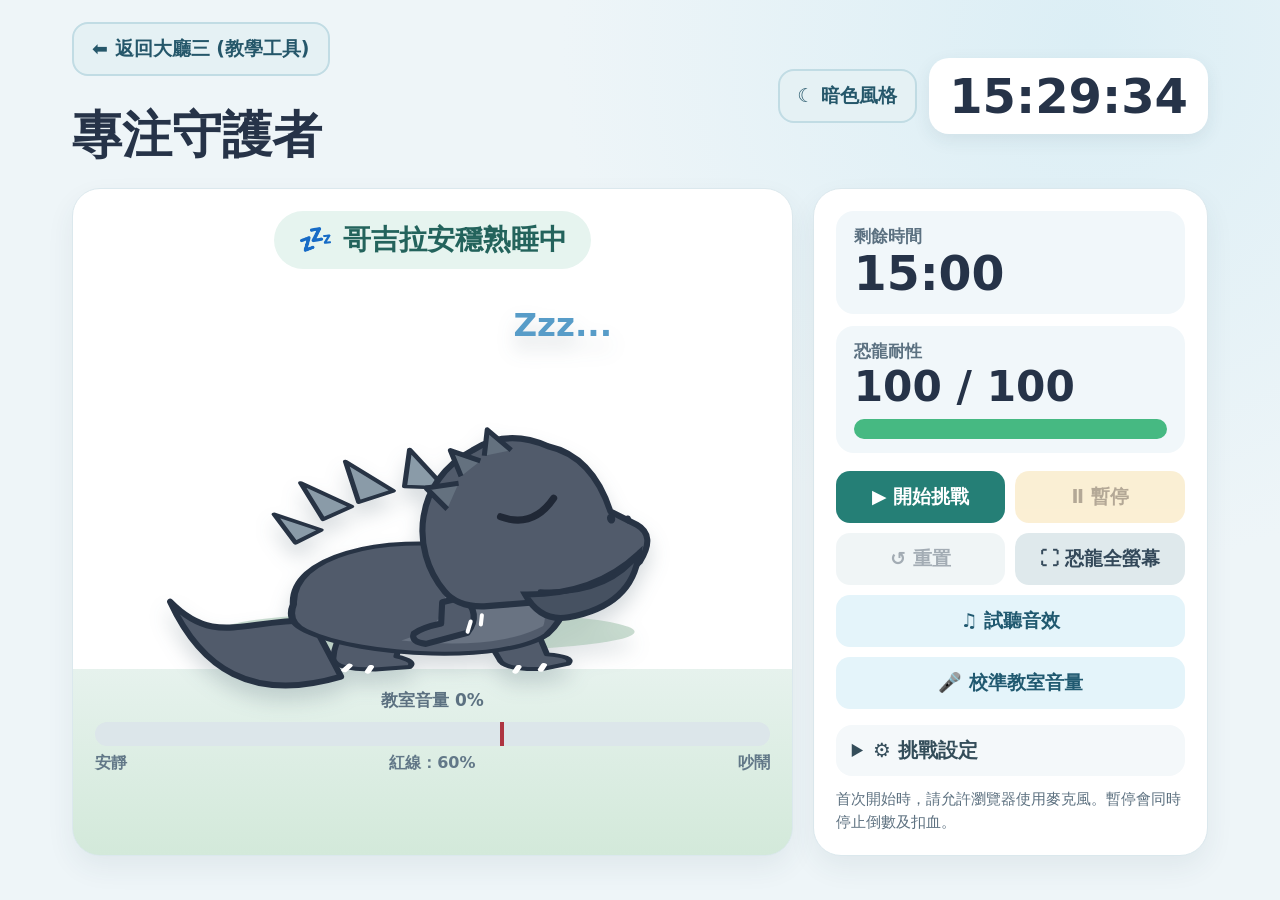
<file: godzilla/index.html>
<!doctype html>
<html lang="zh-Hant">
<head>
<meta charset="utf-8"><meta name="viewport" content="width=device-width,initial-scale=1">
<title>專注守護者 v4｜哥吉拉課堂挑戰</title>
<style>
:root{font-family:system-ui,'Noto Sans TC',sans-serif;color:#263348;background:#eef5f8}*{box-sizing:border-box}body{margin:0;min-height:100vh;background:radial-gradient(circle at 85% 5%,#dbeef5,transparent 38%),#eef5f8;transition:background .4s}body.win{background:#eaf7ec}body.lose{background:#f9eaea}button,input{font:inherit}button{cursor:pointer}main{max-width:1180px;margin:auto;padding:22px}.top{display:flex;justify-content:space-between;align-items:center;gap:16px;margin-bottom:18px}.eyebrow{font-size:15px;font-weight:800;letter-spacing:.14em;color:#477a8e}h1{font-size:clamp(30px,4vw,50px);line-height:1.15;margin:5px 0}#clock{font-size:clamp(30px,4vw,48px);font-weight:850;font-variant-numeric:tabular-nums;background:white;border-radius:20px;padding:10px 20px;box-shadow:0 6px 18px #26465616}.layout{display:grid;grid-template-columns:minmax(0,1.55fr) minmax(300px,.85fr);gap:20px}.card{background:white;border:1px solid #dbe8ed;border-radius:28px;box-shadow:0 12px 28px #28425a12;padding:22px}.arena{text-align:center;overflow:hidden;position:relative;background:linear-gradient(#fff 0%,#fff 72%,#e6f2ed 72%,#d3e9da 100%)}.banner{display:inline-block;position:relative;z-index:2;font-size:clamp(20px,2.2vw,30px);font-weight:850;background:#e6f4ef;color:#23635c;border-radius:99px;padding:10px 24px;max-width:100%}.arena[data-stage="2"] .banner{background:#fff4ce;color:#805a18}.arena[data-stage="3"] .banner{background:#ffe6cc;color:#934c25}.arena[data-stage="4"] .banner,.arena[data-stage="5"] .banner{background:#fbe0db;color:#982b2b}.arena[data-stage="win"] .banner{background:#e0f5e3;color:#216943}.scene{height:clamp(290px,38vw,420px);position:relative;display:grid;place-items:center}.dino{width:min(100%,570px);height:100%;overflow:visible;filter:drop-shadow(0 12px 10px #2e455333)}.dino .body,.dino .head,.dino .jaw,.dino .arms,.dino .legs,.dino .tail,.dino .spines{transition:transform .55s ease,opacity .3s;transform-box:fill-box}.body,.head{transform-origin:center}.tail{transform-origin:100% 65%}.arms{transform-origin:50% 25%}.spines path{fill:#8a9ba8;stroke:#273344;stroke-width:5;stroke-linejoin:round}.body-shape,.head-shape,.tail-shape,.limb{fill:#515b6b;stroke:#273344;stroke-width:6;stroke-linejoin:round}.belly{fill:#697382}.jaw-shape{fill:#465161;stroke:#273344;stroke-width:6}.eye-white{fill:#ffd66d;stroke:#273344;stroke-width:5}.pupil{fill:#202836}.eyebrow,.sleep-eye{fill:none;stroke:#202836;stroke-width:7;stroke-linecap:round}.tooth{fill:#fff;stroke:#273344;stroke-width:2}.mouth-inside{fill:#2b2634}.mouth-line{fill:none;stroke:#273344;stroke-width:5;stroke-linecap:round}.nostril{fill:#273344}.zzz,.breath,.sparks,.open-mouth,.teeth,.eye-open,.eyebrow,.attack-arm{opacity:0}.zzz{font-size:32px;font-weight:900;fill:#579cc8}.sleep-eye,.mouth-line,.rest-arm{opacity:1}.ground{fill:#adcab7;opacity:.65}.dino[data-stage="1"] .body{transform:translate(-8px,68px) scale(1.18,.65)}.dino[data-stage="1"] .head{transform:translate(-20px,85px) rotate(-14deg)}.dino[data-stage="1"] .legs{transform:translateY(65px) scaleY(.65)}.dino[data-stage="1"] .arms{transform:translate(-20px,68px)}.dino[data-stage="1"] .tail{transform:translate(-10px,65px) rotate(-12deg)}.dino[data-stage="1"] .spines{transform:translateY(48px) scaleY(.7)}.dino[data-stage="1"] .zzz{opacity:1;animation:float 3s ease-in-out infinite}.dino[data-stage="2"] .body{transform:translateY(45px) scale(1.08,.8)}.dino[data-stage="2"] .head{transform:translate(-9px,45px) rotate(-5deg)}.dino[data-stage="2"] .legs{transform:translateY(38px) scaleY(.78)}.dino[data-stage="2"] .arms{transform:translateY(35px)}.dino[data-stage="2"] .tail{transform:translateY(30px)}.dino[data-stage="2"] .spines{transform:translateY(26px)}.dino[data-stage="2"] .sleep-eye{opacity:0}.dino[data-stage="2"] .eye-open{opacity:1}.dino[data-stage="2"] .eye-white{transform:scaleY(.32);transform-origin:center}.dino[data-stage="2"] .pupil{transform:scaleY(.32);transform-origin:center}.dino[data-stage="3"] .sleep-eye,.dino[data-stage="4"] .sleep-eye,.dino[data-stage="5"] .sleep-eye{opacity:0}.dino[data-stage="3"] .eye-open,.dino[data-stage="4"] .eye-open,.dino[data-stage="5"] .eye-open{opacity:1}.dino[data-stage="3"] .head{animation:alert 1.6s ease-in-out infinite}.dino[data-stage="3"] .pupil{transform:scale(.65);transform-origin:center}.dino[data-stage="4"] .head{transform:translate(8px,-7px) rotate(4deg)}.dino[data-stage="4"] .eyebrow,.dino[data-stage="5"] .eyebrow{opacity:1}.dino[data-stage="4"] .teeth,.dino[data-stage="5"] .teeth{opacity:1}.dino[data-stage="4"] .arms,.dino[data-stage="5"] .arms{transform:translate(8px,-15px) rotate(-18deg)}.dino[data-stage="4"] .rest-arm,.dino[data-stage="5"] .rest-arm{opacity:0}.dino[data-stage="4"] .attack-arm,.dino[data-stage="5"] .attack-arm{opacity:1}.dino[data-stage="4"] .spines path,.dino[data-stage="5"] .spines path{fill:#75daf4}.dino[data-stage="4"] .spines{filter:drop-shadow(0 0 8px #69cfff)}.dino[data-stage="5"] .head{transform:translate(3px,-10px) rotate(-8deg)}.dino[data-stage="5"] .jaw{transform:translate(0,17px) rotate(7deg)}.dino[data-stage="5"] .open-mouth,.dino[data-stage="5"] .breath,.dino[data-stage="5"] .sparks{opacity:1}.dino[data-stage="5"] .mouth-line{opacity:0}.dino[data-stage="5"] .spines{filter:drop-shadow(0 0 12px #54d4ff)}.dino[data-stage="win"] .sleep-eye,.dino[data-stage="win"] .zzz{opacity:1}.dino[data-stage="win"] .body{transform:translateY(42px) scale(1.08,.8)}.dino[data-stage="win"] .head{transform:translate(-9px,42px) rotate(-5deg)}.dino[data-stage="win"] .legs{transform:translateY(35px)}.dino[data-stage="win"] .zzz{animation:float 3s infinite}.dino[data-stage="5"].burst .breath{animation:beam .32s ease-in-out infinite alternate}.dino[data-stage="5"].burst .sparks{animation:blink .3s infinite alternate}.dino[data-stage="5"].burst{animation:burst-shake .13s linear infinite alternate}.dino[data-stage="4"] .spines{animation:blink .8s infinite alternate}.paused .dino,.paused .dino *{animation-play-state:paused!important}.dino[data-stage="5"]:not(.burst) .breath{opacity:.75}.dino[data-stage="5"]:not(.burst) .sparks{opacity:.25}@keyframes float{0%,100%{transform:translateY(8px);opacity:.2}45%{opacity:1}90%{transform:translateY(-22px)}}@keyframes alert{50%{transform:translate(0,-3px) rotate(-1deg)}}@keyframes blink{from{opacity:.35}to{opacity:1}}@keyframes beam{from{transform:scaleX(.93);transform-origin:55% 50%}to{transform:scaleX(1.04);transform-origin:55% 50%}}@keyframes burst-shake{from{transform:translate(-2px,1px)}to{transform:translate(2px,-1px)}}@media(prefers-reduced-motion:reduce){*,*:before,*:after{animation-duration:.001ms!important;transition-duration:.001ms!important}}
.stats{display:grid;grid-template-columns:1fr;gap:12px;margin-bottom:18px}.stat{padding:14px 18px;background:#f1f7fa;border-radius:18px;min-width:0}.label{font-weight:750;color:#5c7181;font-size:17px}.big{font-size:clamp(38px,5vw,65px);font-weight:900;line-height:1.1;font-variant-numeric:tabular-nums}.hp-value{font-size:clamp(32px,3.5vw,48px);font-weight:850;font-variant-numeric:tabular-nums;white-space:nowrap}.bar{height:20px;background:#dce6ea;border-radius:99px;overflow:hidden;margin-top:10px}.fill{height:100%;width:100%;background:#46b982;transition:width .2s,background .2s}.meter .bar{height:24px;position:relative}.meter .fill{width:0;background:linear-gradient(90deg,#4cbf8c,#efbd50,#e96962)}.threshold{position:absolute;top:0;bottom:0;width:4px;background:#ae3541;left:60%;z-index:2}.meter-note{display:flex;justify-content:space-between;color:#627888;font-weight:700;margin-top:7px}.settings{display:grid;gap:18px}.field{display:grid;gap:7px;font-weight:750;font-size:18px}.field small{font-size:14px;font-weight:500;color:#607684}input[type=number]{max-width:140px;border:2px solid #bdccd3;border-radius:12px;padding:9px 12px;font-size:22px}input[type=range]{width:100%;accent-color:#348ba1}.buttons{display:grid;grid-template-columns:1fr 1fr;gap:10px;margin-top:18px}button{border:0;border-radius:14px;padding:13px 8px;font-size:19px;font-weight:850;background:#dfe9ec;color:#34495a}button.primary{background:#257f76;color:white}button.pause{background:#f5dca1;color:#593f18}button:disabled{opacity:.45;cursor:not-allowed}.hint{color:#5d7180;font-size:15px;line-height:1.5;margin:12px 0 0}.sr{position:absolute;width:1px;height:1px;overflow:hidden;clip:rect(0,0,0,0)}@media(max-width:850px){.layout{grid-template-columns:1fr}.top{flex-wrap:wrap}.card{padding:16px}.scene{height:330px}}@media(max-width:520px){main{padding:10px}.stats{gap:8px}.stat{padding:12px}.big{font-size:35px}.hp-value{font-size:29px}.scene{height:280px}.buttons button{font-size:16px}}
.stage-hud{display:none}.arena:fullscreen{width:100vw;height:100vh;max-width:none;border-radius:0;padding:clamp(18px,3vh,32px);display:flex;flex-direction:column;justify-content:space-between;background:linear-gradient(#fff 0%,#fff 76%,#e0f0e5 76%,#d1e9da 100%)}.arena:fullscreen .banner{align-self:center;font-size:clamp(28px,3vw,52px)}.arena:fullscreen .scene{height:auto;min-height:0;flex:1}.arena:fullscreen .dino{width:min(85vw,150vh);height:min(74vh,100%)}.arena:fullscreen .meter{width:min(90vw,1100px);align-self:center;margin-bottom:8px}.arena:fullscreen .stage-hud{display:flex;gap:24px;align-self:center;align-items:center;font-size:clamp(25px,3vw,45px);font-weight:850;background:#fffffff0;border-radius:18px;padding:6px 22px;font-variant-numeric:tabular-nums}.arena:fullscreen .exit-fullscreen{display:block}.exit-fullscreen{display:none;position:absolute;right:20px;top:20px;z-index:5;background:#34495a;color:white}.test-sound{grid-column:1/-1;background:#e4f4fa;color:#205970}@media(max-height:750px){.arena:fullscreen .banner{padding:4px 15px}.arena:fullscreen .meter{margin-bottom:0}}
/* 右側資訊固定上下排列，防止窄欄斷字 */
aside .stats{display:flex;flex-direction:column;gap:12px}aside .stats .stat{width:100%;min-height:0;padding:14px 18px}aside .stats .big{font-size:clamp(38px,3.7vw,54px)}aside .stats .hp-value{font-size:clamp(32px,3.3vw,46px);white-space:nowrap;display:block;line-height:1.15}aside .stats .bar{margin-top:8px}
/* v3 課堂操作 */
.settings-toggle{margin-top:16px;background:#f4f8fa;border-radius:16px;padding:12px 16px}.settings-toggle summary{cursor:pointer;font-size:20px;font-weight:800;color:#344d5a}.settings-toggle .settings{padding-top:18px}.buttons{margin-top:4px}.stage-actions{display:none}.arena:fullscreen .stage-actions{display:flex;position:absolute;right:18px;top:18px;z-index:8;gap:8px}.arena:fullscreen .stage-actions button{display:block;position:static;font-size:clamp(18px,2vw,28px);padding:10px 16px}.arena:fullscreen .stage-hud{margin-top:8px}.arena:fullscreen .banner{margin-top:55px}aside .stats{display:flex!important;flex-direction:column!important}aside .stats .stat{width:100%!important}aside .stats .hp-value{white-space:nowrap!important}
/* 明亮與暗色主題共用同一套遊戲狀態 */
.top-tools{display:flex;align-items:center;gap:12px}.theme-toggle{white-space:nowrap;background:#e5f1f4;color:#25576a;border:2px solid #c1dce4;border-radius:16px;padding:12px 18px;font-weight:800;font-size:19px}.theme-toggle:hover{background:#d3e9ef}.theme-toggle:focus-visible{outline:4px solid #39a6bb;outline-offset:3px}
body.dark{color:#edf4fa;background:radial-gradient(circle at 80% 0%,#244553,transparent 42%),#101c29}body.dark.win{background:#102c29}body.dark.lose{background:#351d2a}body.dark .eyebrow{color:#9bd0dc}body.dark h1{color:#f3f7fb}body.dark #clock{background:#263748;color:#f7fbff;box-shadow:0 8px 20px #07131d66}body.dark .card{background:#1c2b3a;border-color:#42576b;box-shadow:0 12px 30px #07131d66}body.dark .arena{background:linear-gradient(#253849 0%,#253849 75%,#28483f 75%,#203b35 100%)}body.dark .arena:fullscreen{background:linear-gradient(#253849 0%,#253849 76%,#28483f 76%,#203b35 100%)}body.dark .stat{background:#2b4052}body.dark .label,body.dark .meter-note{color:#d3e2ec}body.dark .big,body.dark .hp-value{color:#fff}body.dark .bar{background:#456074}body.dark .settings-toggle{background:#263b4b}body.dark .settings-toggle summary,body.dark .field{color:#f2f8fc}body.dark .field small,body.dark .hint{color:#c2d5e0}body.dark input[type=number]{background:#182a39;color:#fff;border-color:#7790a2}body.dark input[type=range]{accent-color:#6bcad4}body.dark .theme-toggle{background:#415668;color:#fff;border-color:#70899d}body.dark .theme-toggle:hover{background:#506c7c}body.dark .banner{background:#255348;color:#e8fff3}body.dark .arena[data-stage="2"] .banner{background:#665027;color:#fff2cd}body.dark .arena[data-stage="3"] .banner{background:#74472f;color:#fff1dd}body.dark .arena[data-stage="4"] .banner,body.dark .arena[data-stage="5"] .banner{background:#772f3a;color:#ffe5e4}body.dark .arena[data-stage="win"] .banner{background:#285a45;color:#e5ffe9}body.dark .arena:fullscreen .stage-hud{background:#243d4cf2;color:#fff}body.dark .ground{fill:#668d78;opacity:.7}body.dark .test-sound{background:#315d6c;color:#f0fbff}body.dark button:not(.primary):not(.pause):not(.theme-toggle):not(.test-sound):not(.exit-fullscreen){background:#40586b;color:#f5faff}body.dark .pause{background:#756038;color:#fff3d5}body.dark .exit-fullscreen{background:#435a6d;color:#fff}body.dark .meter .threshold{background:#ff828b}body.dark .meter .fill{background:linear-gradient(90deg,#46c79f,#f0bf60,#ff7774)}
@media(max-width:720px){.top-tools{width:100%;justify-content:space-between}.theme-toggle{font-size:16px;padding:9px 12px}body.dark .arena:fullscreen .stage-hud{font-size:22px}}
</style>

  <!-- 🔒 學生派發模式自動隱藏返回大廳按鈕 -->
  <script>
    if (window.location.search.includes('dispatch=true')) {
      document.documentElement.classList.add('dispatch-mode');
      document.addEventListener('DOMContentLoaded', function() {
        document.querySelectorAll('a[href*="index.html"], .btn-back').forEach(function(el) {
          el.style.display = 'none';
        });
      });
    }
  </script>
  <style>
    html.dispatch-mode a[href*="index.html"],
    html.dispatch-mode .btn-back {
      display: none !important;
    }
  </style>

</head>
<body>
<main>
<header class="top"><div><a href="../index.html" class="theme-toggle" style="text-decoration:none;display:inline-block;margin-bottom:8px;">⬅️ 返回大廳三 (教學工具)</a><div class="eyebrow">CLASSROOM CHALLENGE · v4 🦖</div><h1>專注守護者</h1></div><div class="top-tools"><button id="themeToggle" class="theme-toggle" type="button" aria-pressed="false">☾ 暗色風格</button><div id="clock" aria-label="現在時間">00:00:00</div></div></header>
<div class="layout"><section class="card arena" id="arena" data-stage="1" aria-label="恐龍動畫"><div class="stage-actions"><button id="stagePause" class="pause" disabled>Ⅱ 暫停</button><button class="exit-fullscreen" id="exitFullscreen">退出全螢幕</button></div><div class="stage-hud"><span>⏱ <span id="stageTimer">15:00</span></span><span>💚 <span id="stageHp">100</span></span></div><div class="banner" id="status" aria-live="polite">💤 哥吉拉安穩熟睡中</div><div class="scene"><svg id="dino" class="dino" data-stage="1" viewBox="0 0 560 370" role="img" aria-label="趴著睡覺的卡通哥吉拉">
<defs><linearGradient id="beam" x1="0" x2="1"><stop stop-color="#fff"/><stop offset=".35" stop-color="#c4f9ff"/><stop offset="1" stop-color="#34b8ef"/></linearGradient><filter id="glow"><feGaussianBlur stdDeviation="6" result="b"/><feMerge><feMergeNode in="b"/><feMergeNode in="SourceGraphic"/></feMerge></filter></defs>
<ellipse class="ground" cx="274" cy="335" rx="205" ry="20"/>
<g class="tail"><path class="tail-shape" d="M176 255 C110 240 77 260 44 208 C60 278 101 322 193 315 Z"/></g>
<g class="spines"><path d="M146 239 L125 199 L171 221 Z M173 206 L151 155 L201 188 Z M208 182 L195 125 L242 166 Z M253 160 L258 108 L293 162 Z M302 157 L326 113 L335 178 Z"/></g>
<g class="legs"><path class="limb" d="M220 256 Q185 272 183 320 Q183 337 224 337 L258 333 Q265 324 245 317 L252 281 Z"/><path class="limb" d="M339 252 Q330 285 346 321 Q350 338 389 336 L414 328 Q420 317 393 314 L379 263 Z"/><path d="M199 331 l-5 7 M220 333 l-3 7 M365 333 l-3 7 M390 330 l-3 7" stroke="#fff" stroke-width="6" stroke-linecap="round"/></g>
<g class="body"><path class="body-shape" d="M172 243 C170 170 244 137 322 157 C394 170 415 237 383 289 C348 332 230 324 182 283 Q166 270 172 243 Z"/><path class="belly" d="M290 199 C354 191 389 230 380 276 Q342 313 262 298 Q316 265 290 199 Z"/></g>
<g class="arms"><path class="limb rest-arm" d="M331 233 Q349 250 335 268 L294 279 Q279 277 282 269 Q290 263 309 259 L310 238 Z"/><path class="limb attack-arm" d="M327 226 Q356 209 363 241 L342 266 L320 254 Q338 236 327 226 Z"/><path d="M338 257 l-3 10 M349 251 l-1 9" stroke="white" stroke-width="4" stroke-linecap="round"/></g>
<g class="head"><path class="head-shape" d="M300 188 C276 139 298 75 360 60 Q398 47 433 74 Q473 94 477 151 L499 170 Q515 185 493 206 Q464 225 403 223 L337 212 Q309 207 300 188 Z"/><path class="jaw-shape jaw" d="M376 210 Q442 227 494 198 Q476 246 412 242 Q384 240 376 210 Z"/><path class="mouth-inside open-mouth" d="M384 207 Q450 228 494 190 Q490 248 427 253 Q395 246 384 207 Z"/><path class="mouth-line" d="M391 211 Q455 230 495 197"/><g class="teeth"><path class="tooth" d="M405 212 l8 16 7-13 M431 218 l8 16 8-17 M459 214 l8 14 8-20 M416 242 l8-13 8 16 M449 244 l7-17 8 14"/></g><ellipse class="nostril" cx="476" cy="158" rx="4" ry="5"/><ellipse class="nostril" cx="492" cy="163" rx="3" ry="4"/>
<g class="eye-open"><ellipse class="eye-white" cx="399" cy="127" rx="31" ry="25"/><ellipse class="pupil" cx="409" cy="128" rx="10" ry="15"/><circle cx="413" cy="121" r="4" fill="white"/></g><path class="sleep-eye" d="M371 130 Q399 149 426 125"/><path class="eyebrow" d="M368 119 Q400 94 430 108"/><path d="M322 110 L307 85 L339 88 M343 82 L339 55 L365 72 M370 68 L379 44 L397 69" fill="#64717f" stroke="#273344" stroke-width="5" stroke-linejoin="round"/></g>
<text class="zzz" x="360" y="45">Zzz...</text>
<g class="breath" filter="url(#glow)"><path d="M480 187 L535 167 L515 178 L560 189 L512 200 L540 211 L480 203 Z" fill="url(#beam)" stroke="#68d9ff" stroke-width="4"/></g><g class="sparks" fill="none" stroke="#62d9ff" stroke-width="5" stroke-linecap="round"><path d="M491 125 l18-16 -4 16 19-5 M516 232 l18 9 -13 6 20 6 M447 59 l8-14 10 8"/></g>
</svg></div><div class="meter"><div class="label">教室音量 <span id="level" aria-live="off">0%</span></div><div class="bar"><div id="thresholdMark" class="threshold"></div><div id="meterFill" class="fill"></div></div><div class="meter-note"><span>安靜</span><span>紅線：<span id="markText">60%</span></span><span>吵鬧</span></div></div></section>
<aside class="card"><div class="stats"><div class="stat"><div class="label">剩餘時間</div><div id="timer" class="big">15:00</div></div><div class="stat"><div class="label">恐龍耐性</div><div id="hpText" class="hp-value">100 / 100</div><div class="bar"><div id="hpFill" class="fill"></div></div></div></div><div class="buttons"><button id="start" class="primary">▶ 開始挑戰</button><button id="pause" class="pause" disabled>Ⅱ 暫停</button><button id="reset" disabled>↺ 重置</button><button id="fullscreen">⛶ 恐龍全螢幕</button><button id="testSound" class="test-sound">♫ 試聽音效</button><button id="calibrate" class="test-sound">🎤 校準教室音量</button></div><details class="settings-toggle"><summary>⚙ 挑戰設定</summary><div class="settings"><label class="field">挑戰時間（分鐘）<input id="minutes" type="number" min="1" max="180" value="15" inputmode="numeric"></label><label class="field">容許音量門檻 <strong id="thresholdValue">60%</strong><input id="threshold" type="range" min="20" max="95" value="60"><small>紅線是相對音量，請用教室設備現場試調。</small></label><label class="field">麥克風靈敏度 <strong id="sensitivityValue">中等</strong><input id="sensitivity" type="range" min="1" max="5" value="3"></label><label class="field">結束動畫（秒） <strong id="burstValue">5 秒</strong><input id="burstDuration" type="range" min="5" max="10" value="5"></label><label class="field">音效音量 <strong id="volumeValue">70%</strong><input id="volume" type="range" min="0" max="100" value="70"><small>按下方「試聽音效」調整；也請確認電腦與電子白板音量。</small></label><label class="field" style="display:flex;align-items:center;gap:10px"><input id="soundOn" type="checkbox" style="width:24px;height:24px" checked>播放結束音效</label><label class="field" style="display:flex;align-items:center;gap:10px"><input id="recovery" type="checkbox" style="width:24px;height:24px">安靜時緩慢恢復耐性</label></div></details><p class="hint" id="help">首次開始時，請允許瀏覽器使用麥克風。暫停會同時停止倒數及扣血。</p></aside></div></main>
<script>
(()=>{'use strict';const $=id=>document.getElementById(id);const els={clock:$('clock'),themeToggle:$('themeToggle'),arena:$('arena'),dino:$('dino'),status:$('status'),timer:$('timer'),stageTimer:$('stageTimer'),stageHp:$('stageHp'),hpText:$('hpText'),hpFill:$('hpFill'),level:$('level'),meterFill:$('meterFill'),thresholdMark:$('thresholdMark'),markText:$('markText'),minutes:$('minutes'),threshold:$('threshold'),thresholdValue:$('thresholdValue'),sensitivity:$('sensitivity'),sensitivityValue:$('sensitivityValue'),burstDuration:$('burstDuration'),burstValue:$('burstValue'),soundOn:$('soundOn'),recovery:$('recovery'),calibrate:$('calibrate'),stagePause:$('stagePause'),volume:$('volume'),volumeValue:$('volumeValue'),start:$('start'),pause:$('pause'),reset:$('reset'),fullscreen:$('fullscreen'),exitFullscreen:$('exitFullscreen'),testSound:$('testSound'),help:$('help')};let state='idle',remaining=900,hp=100,smoothed=0,loudFor=0,calmFor=0,lastFrame=0,deadline=0,raf=0,stream=null,context=null,source=null,filter=null,analyser=null,finishTimer=0,stage=1;const sens=[.5,.8,1.2,1.8,2.5],sensLabel=['極低','低','中等','高','極高'];function clock(){els.clock.textContent=new Date().toLocaleTimeString('zh-TW',{hour12:false})}clock();setInterval(clock,1000);function applyTheme(dark){document.body.classList.toggle('dark',dark);els.themeToggle.textContent=dark?'☀ 明亮風格':'☾ 暗色風格';els.themeToggle.setAttribute('aria-pressed',String(dark));try{localStorage.setItem('guardian-theme',dark?'dark':'light')}catch{}}let initialTheme='light';try{initialTheme=localStorage.getItem('guardian-theme')||'light'}catch{}applyTheme(initialTheme==='dark');els.themeToggle.onclick=()=>applyTheme(!document.body.classList.contains('dark'));function fmt(s){s=Math.max(0,Math.ceil(s));return `${String(Math.floor(s/60)).padStart(2,'0')}:${String(s%60).padStart(2,'0')}`}function duration(){let n=Number(els.minutes.value);if(!Number.isFinite(n))n=15;n=Math.max(1,Math.min(180,Math.trunc(n)));els.minutes.value=n;return n*60}function paint(){els.timer.textContent=fmt(remaining);els.stageTimer.textContent=fmt(remaining);els.stageHp.textContent=Math.ceil(hp);els.hpText.textContent=`${Math.ceil(hp)} / 100`;els.hpFill.style.width=hp+'%';els.hpFill.style.background=hp>50?'#46b982':hp>20?'#e6b84d':'#e76563';els.meterFill.style.width=Math.round(smoothed)+'%';els.level.textContent=Math.round(smoothed)+'%'}function setStage(n,msg){if(stage===n&&els.status.textContent===msg)return;stage=n;els.arena.dataset.stage=String(n);els.dino.dataset.stage=String(n);els.status.textContent=msg;els.dino.setAttribute('aria-label',msg)}function controls(){els.start.disabled=state!=='idle';els.pause.disabled=!['running','paused'].includes(state);els.pause.textContent=state==='paused'?'▶ 繼續':'Ⅱ 暫停';els.stagePause.disabled=els.pause.disabled;els.stagePause.textContent=els.pause.textContent;els.calibrate.disabled=state!=='idle';els.reset.disabled=state==='idle';els.minutes.disabled=state!=='idle'}function updateThreshold(){els.thresholdValue.textContent=els.threshold.value+'%';els.markText.textContent=els.threshold.value+'%';els.thresholdMark.style.left=els.threshold.value+'%'}els.threshold.oninput=updateThreshold;updateThreshold();els.sensitivity.oninput=()=>els.sensitivityValue.textContent=sensLabel[Number(els.sensitivity.value)-1];els.burstDuration.oninput=()=>els.burstValue.textContent=els.burstDuration.value+' 秒';els.volume.oninput=()=>els.volumeValue.textContent=els.volume.value+'%';els.minutes.onchange=()=>{if(state==='idle'){remaining=duration();paint()}};els.fullscreen.onclick=()=>{if(document.fullscreenElement)document.exitFullscreen();else els.arena.requestFullscreen?.()};els.exitFullscreen.onclick=()=>document.exitFullscreen?.();els.stagePause.onclick=()=>els.pause.click();function closeMic(){if(stream){stream.getTracks().forEach(t=>t.stop());stream=null}source?.disconnect();filter?.disconnect();analyser?.disconnect();source=filter=analyser=null;if(context){context.close().catch(()=>{});context=null}}async function openMic(){if(!navigator.mediaDevices?.getUserMedia)throw Error('請使用支援麥克風的安全頁面（HTTPS 或本機檔案）。');const s=await navigator.mediaDevices.getUserMedia({audio:{echoCancellation:false,noiseSuppression:false},video:false});try{const c=new (window.AudioContext||window.webkitAudioContext)(),f=c.createBiquadFilter(),a=c.createAnalyser(),src=c.createMediaStreamSource(s);f.type='highpass';f.frequency.value=150;a.fftSize=512;a.smoothingTimeConstant=.5;src.connect(f);f.connect(a);await c.resume();stream=s;context=c;filter=f;analyser=a;source=src;s.getAudioTracks()[0].onended=()=>{if(state==='running'||state==='paused'){reset();els.help.textContent='麥克風已中斷，請檢查連接後再開始。'}}}catch(e){s.getTracks().forEach(t=>t.stop());throw e}}async function sound(kind){if(!els.soundOn.checked)return false;try{let c=context;if(!c||c.state==='closed'){c=new (window.AudioContext||window.webkitAudioContext)();context=c}await c.resume();const t=c.currentTime+.02;const notes=kind==='win'?[523,659,784,1047]:[180,120,75];for(const [i,f] of notes.entries()){const o=c.createOscillator(),g=c.createGain();o.type=kind==='win'?'triangle':'sawtooth';o.frequency.setValueAtTime(f,t+i*.2);g.gain.setValueAtTime(.0001,t+i*.2);g.gain.exponentialRampToValueAtTime(Math.max(.0001,.55*Number(els.volume.value)/100),t+i*.2+.04);g.gain.exponentialRampToValueAtTime(.0001,t+i*.2+.3);o.connect(g).connect(c.destination);o.start(t+i*.2);o.stop(t+i*.2+.31)}return true}catch(e){els.help.textContent='音效未能播放，請檢查電腦音量或按「試聽音效」。';return false}}els.testSound.onclick=async()=>{if(!els.soundOn.checked){els.help.textContent='請先勾選「播放結束音效」，再按試聽。';return}const ok=await sound('win');if(ok)els.help.textContent='已播放試聽音效；若未聽到，請檢查電腦或電子白板的輸出音量。'};function finish(kind){if(state!=='running')return;state=kind;cancelAnimationFrame(raf);controls();els.arena.classList.remove('paused');document.body.classList.remove('win','lose');document.body.classList.add(kind==='win'?'win':'lose');if(kind==='win'){remaining=0;setStage('win','🎉 挑戰成功！哥吉拉安心睡著了');sound('win');const oldContext=context;setTimeout(()=>{if(context===oldContext)closeMic()},1600)}else{hp=0;setStage(5,'💥 哥吉拉噴出原子吐息！挑戰結束');els.dino.classList.add('burst');sound('lose');const oldContext=context;setTimeout(()=>{if(context===oldContext)closeMic()},1600);finishTimer=setTimeout(()=>{els.dino.classList.remove('burst');els.status.textContent='挑戰結束｜按「重置」可再試一次'},Number(els.burstDuration.value)*1000)}paint()}const buffer=new Uint8Array(256);function tick(now){if(state!=='running')return;const dt=Math.min((now-lastFrame)/1000,.25);lastFrame=now;remaining=Math.max(0,(deadline-now)/1000);if(remaining<=0){finish('win');return}analyser.getByteFrequencyData(buffer);let sum=0;for(const v of buffer)sum+=v;const raw=Math.min(100,sum/buffer.length/128*100*sens[Number(els.sensitivity.value)-1]);smoothed+=(raw-smoothed)*Math.min(1,dt*8);const loud=smoothed>Number(els.threshold.value);if(loud){loudFor+=dt;calmFor=0}else{calmFor+=dt;loudFor=Math.max(0,loudFor-dt*1.4)}if(loudFor>.5)hp=Math.max(0,hp-13.2*dt);else if(els.recovery.checked&&calmFor>2)hp=Math.min(100,hp+2*dt);if(hp<=0){finish('lose');return}let next=stage;if(loudFor>1.4)next=4;else if(loudFor>.9)next=3;else if(loudFor>.3)next=2;else if(calmFor>.7)next=1;const messages={1:'💤 哥吉拉安穩熟睡中',2:'👀 哥吉拉微微睜眼',3:'😳 哥吉拉驚醒了',4:'😤 哥吉拉快忍不住了'};if(next!==stage)setStage(next,messages[next]);paint();raf=requestAnimationFrame(tick)}els.start.onclick=async()=>{if(state!=='idle')return;els.start.disabled=true;els.help.textContent='正在取得麥克風權限…';try{await openMic();remaining=duration();hp=100;smoothed=loudFor=calmFor=0;setStage(1,'💤 哥吉拉安穩熟睡中');state='running';controls();paint();els.help.textContent='挑戰進行中。老師需要說話時，可以先按「暫停」。';lastFrame=performance.now();deadline=lastFrame+remaining*1000;raf=requestAnimationFrame(tick)}catch(e){closeMic();state='idle';controls();els.help.textContent='無法啟用麥克風：'+(e?.message||'請檢查權限與連線。')}};els.pause.onclick=()=>{if(state==='running'){state='paused';cancelAnimationFrame(raf);els.arena.classList.add('paused');setStage(stage,'Ⅱ 已暫停｜倒數與扣血停止');els.help.textContent='已暫停。按「繼續」恢復挑戰。'}else if(state==='paused'){state='running';els.arena.classList.remove('paused');const msg={1:'💤 哥吉拉安穩熟睡中',2:'👀 哥吉拉微微睜眼',3:'😳 哥吉拉驚醒了',4:'😤 哥吉拉快忍不住了'};setStage(stage,msg[stage]);lastFrame=performance.now();deadline=lastFrame+remaining*1000;raf=requestAnimationFrame(tick)}controls()};function reset(){clearTimeout(finishTimer);cancelAnimationFrame(raf);closeMic();state='idle';remaining=duration();hp=100;smoothed=loudFor=calmFor=0;stage=0;setStage(1,'💤 哥吉拉安穩熟睡中');els.dino.classList.remove('burst');els.arena.classList.remove('paused');document.body.classList.remove('win','lose');els.help.textContent='首次開始時，請允許瀏覽器使用麥克風。暫停會同時停止倒數及扣血。';controls();paint()}els.reset.onclick=reset;els.calibrate.onclick=async()=>{if(state!=='idle')return;state='calibrating';controls();els.help.textContent='校準中：請讓教室維持平常的活動音量，約 5 秒。';try{await openMic();let samples=[];const started=performance.now(),arr=new Uint8Array(analyser.frequencyBinCount);await new Promise(resolve=>{const sample=()=>{if(state!=='calibrating'||performance.now()-started>=5000){resolve();return}analyser.getByteFrequencyData(arr);let avg=0;for(const v of arr)avg+=v;const value=Math.min(100,avg/arr.length/128*100*sens[Number(els.sensitivity.value)-1]);samples.push(value);els.meterFill.style.width=Math.round(value)+'%';els.level.textContent=Math.round(value)+'%';setTimeout(sample,100)};sample()});samples.sort((a,b)=>a-b);const measured=samples[Math.floor(samples.length*.8)]||0;const suggestion=Math.max(20,Math.min(95,Math.round(measured+15)));els.threshold.value=suggestion;updateThreshold();els.help.textContent=`校準完成：常態音量約 ${Math.round(measured)}%，建議紅線 ${suggestion}%。請再用實際上課聲量觀察並微調。`}catch(e){els.help.textContent='校準失敗：'+(e?.message||'請檢查麥克風權限')}finally{closeMic();state='idle';controls();els.meterFill.style.width='0%';els.level.textContent='0%'}};document.addEventListener('keydown',e=>{if(e.code!=='Space'||e.repeat||!['running','paused'].includes(state))return;if(['INPUT','BUTTON','SUMMARY','TEXTAREA'].includes(document.activeElement?.tagName))return;e.preventDefault();els.pause.click()});document.addEventListener('visibilitychange',()=>{if(document.hidden&&state==='running')els.pause.click()});window.addEventListener('pagehide',closeMic);paint();controls()})();
</script></body></html>
</file>
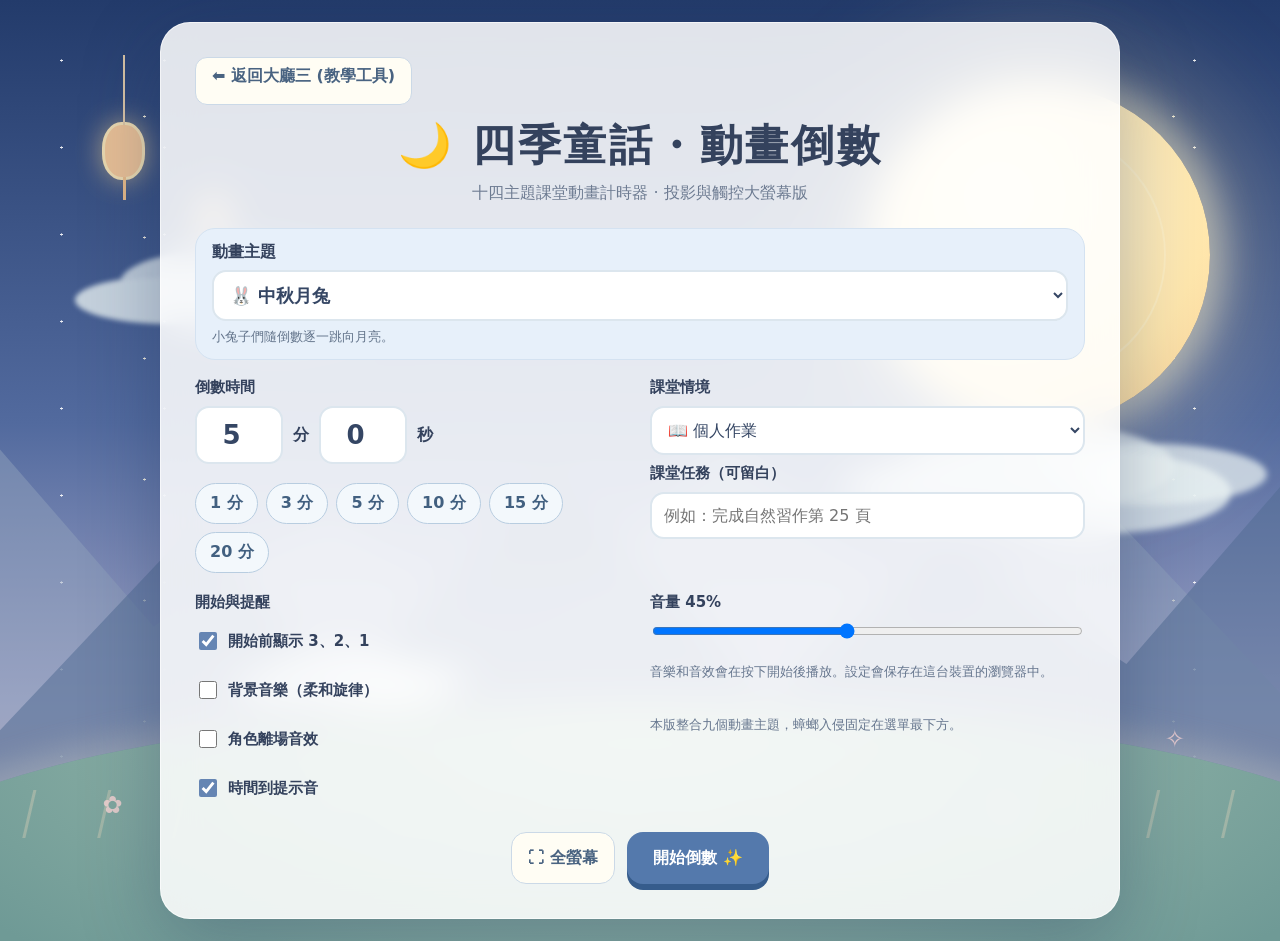
<file: multi-theme-timer/index.html>
<!doctype html><html lang="zh-Hant"><head><meta charset="utf-8"><meta name="viewport" content="width=device-width,initial-scale=1,viewport-fit=cover"><title>四季童話 V10｜春節迎新・十一主題動畫倒數</title><style>
:root{font-family:'Microsoft JhengHei','Noto Sans TC',system-ui,sans-serif;color:#34425d;--ink:#354664;--glass:#ffffffdc}*{box-sizing:border-box}body{margin:0;background:#d9e7f3;min-height:100dvh}button,input,select{font:inherit}button{cursor:pointer;touch-action:manipulation}button:focus-visible,input:focus-visible,select:focus-visible{outline:3px solid #f8c967;outline-offset:3px}.app{min-height:100dvh;position:relative;overflow:hidden}.scene{position:absolute;inset:0;background:linear-gradient(180deg,#233b6b 0%,#526a9e 45%,#a1a5c8 75%,#e4b6b6 100%);isolation:isolate}.stars{position:absolute;inset:0;opacity:.9;background-image:radial-gradient(#fff 1px,transparent 1.5px),radial-gradient(#fff9e4 1px,transparent 1.5px);background-size:103px 87px,147px 121px;background-position:10px 17px,71px 56px;animation:twinkle 7s ease-in-out infinite alternate}.moon{position:absolute;width:min(34vw,340px);aspect-ratio:1;left:68%;top:9%;border-radius:50%;background:radial-gradient(circle at 38% 33%,#fff9df,#ffe7ad 67%,#f6cb92);box-shadow:0 0 35px 15px #fff4cc7a,0 0 110px 45px #ffe4ac45}.moon:before{content:'';position:absolute;inset:13%;border:2px solid #fff8dc55;border-radius:50%}.mountains{position:absolute;bottom:13%;width:100%;height:47%;background:#526d94;clip-path:polygon(0 80%,15% 34%,27% 70%,43% 22%,60% 72%,74% 38%,88% 65%,100% 25%,100% 100%,0 100%);opacity:.53}.mountains.back{bottom:17%;background:#91a2bc;transform:scaleX(-1);opacity:.47}.cloud{position:absolute;border-radius:50%;height:54px;width:220px;background:#eaf3f3c7;filter:blur(3px);box-shadow:60px -19px 0 10px #eaf3f3b8,110px 4px 0 9px #eaf3f3c7,150px -12px 0 0 #eaf3f3b8;animation:drift 22s ease-in-out infinite alternate}.c1{top:29%;left:5%;transform:scale(.9)}.c2{top:49%;left:67%;transform:scale(1.15);animation-duration:28s}.c3{top:70%;left:15%;transform:scale(.65);animation-duration:18s}.ground{position:absolute;bottom:-11%;left:-10%;width:120%;height:36%;background:radial-gradient(ellipse at 50% 0,#a8c5b3,#6f9a96 75%);border-radius:50% 50% 0 0;box-shadow:0 -13px 30px #d6d8cb4d}.grass{position:absolute;bottom:11%;width:100%;height:5%;background:repeating-linear-gradient(103deg,transparent 0 32px,#e9d6bb90 33px 35px,transparent 36px 73px);opacity:.6}.lantern{position:absolute;left:8%;top:13%;width:43px;height:58px;border-radius:45%;background:#f9ca97;box-shadow:0 0 27px #ffda91a3;border:3px solid #fce6b4;opacity:.9}.lantern:before{content:'';position:absolute;left:18px;top:-70px;height:70px;border-left:2px solid #e8cfa9}.lantern:after{content:'';position:absolute;left:18px;bottom:-23px;height:23px;border-left:3px solid #f5c388}.lantern.two{left:15%;top:20%;transform:scale(.65)}.petal{position:absolute;bottom:13%;color:#f9d4d4;font-size:24px;opacity:.8}.p1{left:8%}.p2{left:26%;bottom:17%}.p3{left:78%;bottom:12%}.p4{left:91%;bottom:20%}
.shell{position:relative;z-index:4;min-height:100dvh;display:flex;flex-direction:column;align-items:center;justify-content:center;padding:22px}.panel{width:min(960px,95vw);background:var(--glass);border:1px solid #fff9;border-radius:30px;padding:clamp(18px,3vw,34px);box-shadow:0 22px 80px #1c315855;backdrop-filter:blur(18px)}h1{font-size:clamp(28px,4vw,43px);margin:0 0 8px;text-align:center;letter-spacing:.06em}.sub{text-align:center;color:#6d7b91;margin:0 0 24px}.settings-grid{display:grid;grid-template-columns:1fr 1fr;gap:20px}.field{display:flex;flex-direction:column;gap:9px}.field label,.legend{font-weight:800;font-size:15px}.times{display:flex;gap:10px;align-items:center}.times input{width:88px;text-align:center;font-size:26px;font-weight:800}.times span{font-weight:800}.input,select{border:2px solid #dce6ee;background:#fff;border-radius:14px;padding:12px;color:var(--ink);min-width:0;width:100%}.presets{display:flex;flex-wrap:wrap;gap:8px;margin-top:10px}.pill{border:1px solid #b8cde0;background:#f3f8fc;color:#426080;border-radius:99px;padding:9px 14px;font-weight:700}.pill:hover,.pill.active{background:#cde2f2}.primary{border:0;border-radius:16px;background:#5479ac;color:white;padding:14px 26px;font-weight:900;box-shadow:0 6px 0 #365c8c;min-height:52px}.primary:active{transform:translateY(3px);box-shadow:0 3px 0 #365c8c}.secondary{border:1px solid #cbd9e7;border-radius:15px;background:#fffdf4;color:#496381;padding:11px 16px;font-weight:800;min-height:48px}.actions{display:flex;justify-content:center;flex-wrap:wrap;gap:12px;margin-top:24px}.checkrow{display:flex;align-items:center;gap:8px;margin:8px 0;font-weight:650}.checkrow input{width:18px;height:18px;accent-color:#6585b3}.hint{font-size:13px;color:#66768e}.hidden{display:none!important}
.timer-content{position:relative;z-index:4;width:100%;height:100dvh;display:flex;align-items:center;flex-direction:column;pointer-events:none;padding:clamp(20px,4vh,48px) 14px}.timer-content>*{pointer-events:auto}.top-title{color:#fff9e9;font-weight:800;letter-spacing:.22em;text-shadow:0 3px 10px #293c62;font-size:clamp(15px,2vw,23px)}.time{font-variant-numeric:tabular-nums;font-size:clamp(96px,16vw,235px);line-height:1.2;font-weight:950;letter-spacing:-.045em;color:#fffdf0;-webkit-text-stroke:clamp(2px,.27vw,4px) #344f72;paint-order:stroke fill;text-shadow:0 4px 0 #344f72,0 8px 14px #182d51d9,0 14px 32px #14294dbf;white-space:nowrap}.task{max-width:min(90vw,900px);border-radius:99px;padding:10px 22px;background:#243e69a8;color:#fff;font-size:clamp(19px,3vw,34px);font-weight:800;text-align:center;overflow-wrap:anywhere}.mode-label{color:#fff3d5;margin-top:12px;text-shadow:0 2px 5px #344b76;font-weight:700}.progress{position:absolute;bottom:19px;width:min(70vw,700px);height:9px;background:#ffffff65;border-radius:99px;overflow:hidden;pointer-events:none}.progress>div{height:100%;background:#fff1be;width:0%;transition:width .2s linear}.controls-zone{position:absolute;z-index:20;bottom:0;left:0;right:0;min-height:100px;display:flex;justify-content:center;align-items:flex-end;padding:20px 12px 26px;pointer-events:auto}.controls{display:flex;flex-wrap:wrap;justify-content:center;gap:8px;padding:10px;border-radius:22px;background:#263c60d9;backdrop-filter:blur(14px);opacity:0;transform:translateY(35px);transition:.22s;pointer-events:none}.controls-zone.open .controls,.controls-zone:focus-within .controls{opacity:1;transform:none;pointer-events:auto}.controls button{border:1px solid #ffffff44;background:#ffffffed;border-radius:13px;color:#314d75;padding:10px 14px;font-weight:800;min-height:46px}.controls button:hover{background:#fff4cc}.control-tab{position:absolute;bottom:8px;border:0;border-radius:99px;background:#243e69bb;color:#fff;padding:5px 22px;font-size:13px;font-weight:700}.controls-zone.open .control-tab{display:none}.rabbit-layer{position:absolute;inset:0;z-index:3;pointer-events:none;overflow:hidden}.rabbit{position:absolute;width:var(--size);height:calc(var(--size)*1.28);left:var(--x);top:var(--y);transform-origin:center bottom;will-change:transform,opacity}.rabbit .body{position:absolute;bottom:7%;left:16%;width:70%;height:48%;border:3px solid #61738c;background:#fff9f4;border-radius:48% 48% 44% 44%;box-shadow:inset -8px -5px 0 #e6e6ee}.rabbit .head{position:absolute;top:25%;left:10%;width:80%;height:53%;border:3px solid #61738c;background:#fffdf8;border-radius:50%;box-shadow:inset -6px -4px 0 #e7e6ec}.ear{position:absolute;top:0;width:24%;height:44%;border:3px solid #61738c;border-radius:70% 70% 48% 48%;background:linear-gradient(90deg,#fffaf7 35%,#f6c7d1 37%,#f6c7d1 69%,#fffaf7 70%);transform-origin:bottom}.ear.a{left:21%;transform:rotate(-15deg)}.ear.b{right:18%;transform:rotate(13deg)}.rabbit .eye{position:absolute;top:51%;width:7%;height:6%;background:#4b5870;border-radius:50%;z-index:2}.eye.a{left:34%}.eye.b{right:30%}.cheek{position:absolute;top:57%;width:15%;height:8%;border-radius:50%;background:#f4b8c4a3;z-index:2}.cheek.a{left:18%}.cheek.b{right:15%}.nose{position:absolute;top:59%;left:49%;width:5%;height:4%;background:#d88e9d;border-radius:50%;z-index:2}.foot{position:absolute;bottom:3%;width:31%;height:16%;border:3px solid #61738c;background:#fffdf8;border-radius:55%;z-index:2}.foot.a{left:10%}.foot.b{right:8%}.rabbit.idle .ear{animation:earwiggle 3s ease-in-out infinite alternate}.rabbit.idle{animation:breath 2.8s ease-in-out infinite alternate}.rabbit.hopping .head{animation:bob .48s ease-in-out infinite alternate}.rabbit.hopping .ear.a{animation:flop .42s ease-in-out infinite alternate}.rabbit.hopping .ear.b{animation:flop .5s ease-in-out infinite alternate-reverse}.rabbit.leaving{animation:none!important}.spark{position:absolute;color:#fff4c9;font-size:23px;pointer-events:none;animation:sparkle 1.1s ease-out forwards}.end-overlay{position:absolute;z-index:15;inset:0;background:#24395a55;display:flex;flex-direction:column;align-items:center;justify-content:center;gap:18px;backdrop-filter:blur(5px);text-align:center;padding:20px}.end-overlay h2{font-size:clamp(66px,10vw,148px);color:#fff4cc;text-shadow:0 8px 0 #5a6892,0 15px 30px #172b55;margin:0}.end-overlay p{color:#fff;font-size:clamp(20px,3vw,36px);font-weight:800;margin:0}.end-overlay .actions{margin-top:10px}.dialog-back{position:fixed;inset:0;z-index:50;background:#1e294b99;display:flex;align-items:center;justify-content:center;padding:20px}.dialog{width:min(490px,100%);background:#fffdf9;border-radius:24px;padding:26px;box-shadow:0 20px 60px #1119}.dialog h2{margin-top:0}.dialog .actions{margin-top:20px}.notice{position:absolute;z-index:25;top:12px;right:12px;background:#fffef0ed;border-radius:12px;padding:9px 14px;font-weight:700;font-size:13px;opacity:0;transition:.3s}.notice.show{opacity:1}@keyframes drift{to{translate:75px 8px}}@keyframes twinkle{to{opacity:.52}}@keyframes earwiggle{to{rotate:6deg}}@keyframes breath{to{scale:1 1.025}}@keyframes bob{to{translate:0 4px}}@keyframes flop{to{rotate:15deg}}@keyframes sparkle{to{transform:translateY(-48px) scale(.2);opacity:0}}@media(max-width:700px){.settings-grid{grid-template-columns:1fr}.panel{max-height:94dvh;overflow:auto}.time{font-size:clamp(65px,16vw,120px)}.moon{width:43vw;left:55%}.rabbit{filter:none}.controls button{font-size:13px;padding:9px 11px}.controls-zone{padding-bottom:22px}.progress{bottom:8px}}@media(prefers-reduced-motion:reduce){.stars,.cloud,.rabbit.idle,.rabbit.idle .ear{animation:none}}

/* V1.2: Responsive legibility enhancement. Existing timer/animation logic unchanged. */
.timer-content{
  padding:clamp(12px,2.5vh,34px) clamp(12px,2vw,32px);
  padding-top:max(clamp(12px,2.5vh,34px),env(safe-area-inset-top));
}
.top-title{flex-shrink:0;font-size:clamp(17px,1.8vw,29px)}
.time{
  flex-shrink:0;
  font-size:clamp(68px,min(16vw,32vh),245px);
  line-height:1.16;
  max-width:100%;
  text-align:center;
}
.task{
  display:flex;
  flex-direction:column;
  align-items:center;
  justify-content:center;
  gap:clamp(3px,.5vh,9px);
  max-width:min(92vw,1050px);
  padding:clamp(12px,1.5vh,20px) clamp(22px,3vw,45px);
  border-radius:clamp(20px,2.5vw,35px);
  background:rgba(25,48,83,.85);
  border:2px solid rgba(220,236,255,.43);
  box-shadow:0 8px 30px rgba(14,33,62,.25);
  color:#fffdf8;
  font-size:clamp(27px,3.8vw,57px);
  line-height:1.35;
  font-weight:900;
  letter-spacing:.015em;
  overflow-wrap:anywhere;
  text-wrap:balance;
  white-space:normal;
  max-height:38vh;
  overflow-y:auto;
}
.task::before{
  content:"課堂任務";
  display:block;
  font-size:clamp(13px,1.2vw,20px);
  letter-spacing:.16em;
  color:#d1e4ff;
  font-weight:800;
  line-height:1.2;
}
.mode-label{
  flex-shrink:0;
  font-size:clamp(15px,1.5vw,24px);
  margin-top:clamp(6px,1.3vh,14px);
  text-shadow:0 2px 7px #22395e;
}
.controls-zone{padding-bottom:max(26px,env(safe-area-inset-bottom))}
.controls button,.control-tab{touch-action:manipulation}
@media (min-width:1600px) and (min-height:850px){
  .task{font-size:clamp(43px,3.5vw,66px);max-width:min(85vw,1150px)}
  .mode-label{font-size:clamp(19px,1.5vw,28px)}
  .controls button{min-height:54px;padding:13px 18px;font-size:17px}
}
@media (max-width:900px){
  .timer-content{padding-top:clamp(16px,3vh,28px)}
  .time{font-size:clamp(66px,min(17vw,31vh),150px)}
  .task{font-size:clamp(24px,4vw,40px);max-width:90vw}
  .moon{max-width:36vw}
}
@media (max-width:600px){
  .timer-content{padding:clamp(14px,3vh,25px) 12px}
  .top-title{font-size:clamp(15px,4.2vw,22px);letter-spacing:.1em}
  .time{font-size:clamp(61px,17.2vw,108px);line-height:1.25;letter-spacing:-.055em;-webkit-text-stroke:2px #344f72}
  .task{font-size:clamp(22px,5.7vw,32px);width:min(94vw,520px);max-width:94vw;padding:12px 16px;border-radius:21px;max-height:35vh}
  .task::before{font-size:clamp(12px,3.2vw,16px)}
  .mode-label{font-size:clamp(14px,3.5vw,18px);margin-top:8px}
  .rabbit{width:min(var(--size),14vw);height:calc(min(var(--size),14vw)*1.28)}
  .moon{width:46vw;left:60%;top:12%}
  .lantern{opacity:.5}
  .controls-zone{min-height:78px;padding:10px 10px max(24px,env(safe-area-inset-bottom))}
  .controls{max-width:96vw;gap:6px;padding:8px;max-height:45dvh;overflow-y:auto}
  .controls button{min-height:48px;font-size:14px;flex:1 1 30%;padding:10px}
  .control-tab{font-size:14px;padding:8px 25px;bottom:max(8px,env(safe-area-inset-bottom))}
  .progress{width:76vw;bottom:max(7px,env(safe-area-inset-bottom))}
  .panel{width:min(96vw,600px);padding:18px;max-height:94dvh;overflow:auto}
  .times input{width:min(24vw,88px)}
}
@media (max-width:600px) and (orientation:portrait){
  .time{margin-top:clamp(18px,6vh,65px)}
  .task{margin-top:clamp(6px,2vh,22px)}
  .rabbit{width:min(var(--size),16vw);height:calc(min(var(--size),16vw)*1.28)}
  .ground{height:30%;bottom:-9%}
  .mountains{height:37%;bottom:14%}
}
@media (max-height:510px) and (orientation:landscape){
  .timer-content{padding-top:5px}
  .top-title{font-size:15px}
  .time{font-size:clamp(54px,23vh,108px);line-height:1.04}
  .task{font-size:clamp(18px,5vh,28px);padding:5px 15px;max-height:28vh}
  .task::before{font-size:11px}
  .mode-label{font-size:13px;margin-top:4px}
  .controls-zone{min-height:50px;padding:4px 8px 12px}
  .controls button{min-height:40px}
}

/* V1.3: Reserve the lower portion of the screen for the rabbits.
   Keep the timer and task prominent without obscuring the characters. */
.timer-content{z-index:4;gap:0}
.task{max-height:24dvh;overflow-y:auto;scrollbar-width:thin}
.mode-label{margin-top:clamp(5px,.9vh,10px)}
.rabbit-layer{z-index:5}
.rabbit{max-height:19dvh}
@media(max-width:600px){
 .timer-content{padding-top:clamp(12px,2vh,22px)}
 .time{font-size:clamp(56px,16vw,105px)}
 .task{max-height:21dvh;padding:10px 13px}
 .rabbit{max-height:15dvh}
}
@media(max-width:600px) and (orientation:portrait){
 .time{margin-top:clamp(6px,2vh,22px)}
 .task{margin-top:clamp(5px,1vh,12px)}
 .rabbit{max-height:12dvh}
}
@media(max-height:510px) and (orientation:landscape){
 .time{font-size:clamp(45px,20vh,94px)}
 .task{max-height:19dvh;font-size:clamp(16px,4vh,25px)}
 .rabbit{max-height:16dvh}
}

/* V1.4: remove redundant theme heading, lift time/task, protect rabbit zone. */
.timer-content{padding-top:clamp(8px,1.4vh,18px);gap:0;justify-content:flex-start}
.time{margin-top:0;line-height:1.08;font-size:clamp(68px,min(15.5vw,29vh),230px)}
.task{margin-top:clamp(3px,.7vh,10px);max-height:23dvh;position:relative;z-index:6}
.mode-label{margin-top:clamp(4px,.7vh,9px);position:relative;z-index:6}
.rabbit-layer{z-index:3}
.rabbit{max-height:18dvh}
@media(max-width:900px){
 .timer-content{padding-top:clamp(9px,1.8vh,18px)}
 .time{font-size:clamp(60px,min(16vw,28vh),155px);line-height:1.1}
 .task{max-height:22dvh}
}
@media(max-width:600px){
 .timer-content{padding-top:max(10px,env(safe-area-inset-top))}
 .time{margin-top:0;font-size:clamp(58px,min(17vw,23vh),108px);line-height:1.12}
 .task{margin-top:4px;font-size:clamp(21px,5.4vw,31px);max-height:22dvh}
 .mode-label{font-size:clamp(13px,3.3vw,17px);margin-top:5px}
 .rabbit{max-height:14dvh}
}
@media(max-width:600px) and (orientation:portrait){
 .time{margin-top:clamp(10px,3vh,30px)}
 .task{margin-top:clamp(6px,1vh,12px)}
 .rabbit{max-height:12dvh}
}
@media(max-height:510px) and (orientation:landscape){
 .timer-content{padding-top:4px}
 .time{margin-top:0;font-size:clamp(45px,22vh,95px);line-height:1}
 .task{margin-top:2px;max-height:20dvh;padding:4px 12px;font-size:clamp(16px,4vh,24px)}
 .mode-label{margin-top:2px;font-size:12px}
 .rabbit{max-height:16dvh}
}

/* V2 theme engine: all V1.4 timer and responsive rules remain available. */
.theme-picker{margin:0 0 18px;padding:13px 16px;border-radius:20px;background:#e7f0fa;border:1px solid #d4e2f1;display:flex;flex-direction:column;gap:7px}
.theme-picker label{font-weight:900}.theme-picker select{font-size:18px;font-weight:800}.theme-hint{font-size:13px;color:#63748b}
.halloween-props{display:none;position:absolute;inset:0;pointer-events:none}
.halloween-theme .halloween-props{display:block}
.halloween-theme .scene{background:linear-gradient(180deg,#161739 0%,#352958 45%,#66527d 77%,#a58097 100%)}
.halloween-theme .moon{left:70%;top:8%;width:min(30vw,310px);background:radial-gradient(circle at 37% 34%,#ffedbb,#f3b9d6 68%,#b68fd5);box-shadow:0 0 50px #efb8f07a,0 0 110px #f6b8dd45}
.halloween-theme .stars{background-image:radial-gradient(#f8d7ff 1.4px,transparent 2px),radial-gradient(#ffe7a9 1px,transparent 2px)}
.halloween-theme .mountains{background:#493b64;opacity:.8}.halloween-theme .mountains.back{background:#7d6b98;opacity:.6}
.halloween-theme .ground{background:radial-gradient(ellipse at 50% 0,#7a6984,#44385e 80%);box-shadow:0 -13px 32px #d8b5ed24}
.halloween-theme .grass{background:repeating-linear-gradient(105deg,transparent 0 34px,#b39dbb88 35px 37px,transparent 38px 78px)}
.halloween-theme .lantern,.halloween-theme .petal{display:none}
.halloween-theme .cloud{background:#cab3d5aa;box-shadow:60px -19px 0 10px #cab3d599,110px 4px 0 9px #cab3d599,150px -12px 0 0 #cab3d599}
.castle{position:absolute;left:5%;bottom:21%;width:22%;height:29%;opacity:.63;background:linear-gradient(#302846,#201e3b);clip-path:polygon(0 100%,0 52%,13% 52%,13% 25%,20% 13%,27% 25%,27% 58%,37% 58%,37% 35%,45% 21%,53% 35%,53% 55%,64% 55%,64% 15%,73% 0,82% 15%,82% 52%,100% 52%,100% 100%)}
.pumpkin{position:absolute;bottom:12%;width:56px;height:48px;border-radius:46% 46% 44% 44%;background:repeating-linear-gradient(90deg,#db6b31 0 12px,#f99545 13px 23px);box-shadow:0 0 18px #ff9e4560,inset 0 -8px #a94b3488}
.pumpkin:before{content:'';position:absolute;top:-12px;left:46%;height:17px;width:7px;border-radius:50%;background:#608151;transform:rotate(25deg)}
.pumpkin i:before,.pumpkin i:after{content:'';position:absolute;top:15px;width:9px;height:10px;background:#402c42;clip-path:polygon(50% 0,0 100%,100% 100%)}.pumpkin i:before{left:12px}.pumpkin i:after{right:12px}
.pk1{left:10%}.pk2{right:8%;transform:scale(.85)}.pk3{left:24%;bottom:15%;transform:scale(.56)}
.bat{position:absolute;color:#241d41;font-size:32px;animation:batfloat 5s ease-in-out infinite alternate}.bat:before,.bat:after{content:'';position:absolute;top:7px;width:22px;height:12px;background:#241d41;border-radius:80% 0 75% 0}.bat:before{right:13px;transform:rotate(18deg)}.bat:after{left:13px;transform:scaleX(-1) rotate(18deg)}.bat1{top:19%;left:23%}.bat2{top:26%;left:52%;transform:scale(.6);animation-delay:1s}.bat3{top:12%;left:57%;transform:scale(.8);animation-delay:2s}
.mist{position:absolute;left:0;right:0;bottom:16%;height:12%;background:linear-gradient(0deg,#bba3c12b,transparent);filter:blur(10px);animation:mistmove 9s ease-in-out infinite alternate}
/* Witch is made from CSS shapes and moves on an arc using the same timed departure engine. */
.rabbit.witch{width:var(--size);height:calc(var(--size)*1.12);filter:drop-shadow(0 6px 7px #1a153866)}
.witch .witch-face{position:absolute;left:37%;top:29%;width:38%;height:38%;border-radius:50%;background:#fff0db;border:3px solid #5d4a76;z-index:5}
.witch .witch-eye{position:absolute;left:57%;top:43%;height:4px;width:4px;border-radius:50%;background:#3b3454}
.witch .witch-cheek{position:absolute;left:63%;top:58%;height:6px;width:9px;border-radius:50%;background:#eaa5b0}
.witch .witch-hair{position:absolute;left:33%;top:25%;width:49%;height:49%;background:#d9a76c;border-radius:45%;z-index:4}
.witch .witch-hat{position:absolute;left:25%;top:5%;width:57%;height:40%;background:#392954;clip-path:polygon(49% 0,80% 74%,100% 85%,95% 100%,0 100%,0 86%,26% 76%);z-index:7;transform:rotate(-9deg)}
.witch .witch-hat i{position:absolute;bottom:13%;left:19%;width:73%;height:9%;background:#e5b76e}
.witch .witch-cape{position:absolute;left:27%;top:49%;width:51%;height:35%;background:linear-gradient(130deg,#7d5fbc,#4d3c80);clip-path:polygon(32% 0,72% 0,100% 100%,0 92%);border-radius:18%;z-index:3}
.witch .witch-hand{position:absolute;left:67%;top:61%;width:18%;height:8%;background:#ffebd2;border-radius:30px;z-index:6;transform:rotate(19deg)}
.witch .witch-broom{position:absolute;left:8%;top:78%;width:92%;height:5px;background:#8e664e;transform:rotate(-11deg);z-index:7;border-radius:8px}
.witch .witch-broom i{position:absolute;left:-10%;top:-12px;width:32%;height:27px;background:#e7b66e;clip-path:polygon(0 0,100% 35%,100% 65%,0 100%);border-radius:10px}
.witch .witch-trail{position:absolute;left:-19%;top:66%;color:#ffdd9d;font-size:19px;opacity:.8;animation:witchglow 2s infinite alternate}
.witch .witch-stars{position:absolute;right:2%;top:3%;color:#ffddab;font-size:20px;animation:witchglow 1.5s infinite alternate}
.rabbit.witch.idle{animation:witchhover 2.5s ease-in-out infinite alternate}.rabbit.witch.hopping .witch-cape{animation:witchcape .4s ease-in-out infinite alternate}
.halloween-theme .end-overlay{background:#24153688}.halloween-theme .end-overlay h2{color:#ffe6a7;text-shadow:0 7px 0 #67477c,0 15px 28px #1c183e}
@keyframes witchhover{to{transform:translateY(-9px) rotate(2deg)}}@keyframes witchcape{to{transform:skewY(7deg)}}@keyframes witchglow{to{opacity:.35;transform:translateY(-4px)}}@keyframes batfloat{to{translate:25px -13px}}@keyframes mistmove{to{translate:20px 0}}
@media(max-width:600px){.theme-picker{padding:10px}.theme-picker select{font-size:16px}.rabbit.witch{width:min(var(--size),17vw);height:calc(min(var(--size),17vw)*1.12)}.pumpkin{transform:scale(.7)}.pk2{transform:scale(.6)}.pk3{transform:scale(.45)}.castle{bottom:23%}}
@media(prefers-reduced-motion:reduce){.bat,.mist,.rabbit.witch.idle{animation-duration:9s}}
/* V3 Dragon Boat Festival — scene and boat layers */
.dragonboat-props{display:none;position:absolute;inset:0;pointer-events:none;overflow:hidden}
.dragonboat-theme .dragonboat-props{display:block}
.dragonboat-theme .scene{background:linear-gradient(180deg,#a9e1f3 0%,#d8f5f4 49%,#d7f0dc 71%,#9dd3c7 100%)}
.dragonboat-theme .moon{background:radial-gradient(circle at 42% 42%,#fff5cf,#f7e6a8 65%,#f3d28b);box-shadow:0 0 50px #fff8d9a6;left:76%;top:6%;width:min(15vw,185px);opacity:.82}
.dragonboat-theme .stars,.dragonboat-theme .lantern,.dragonboat-theme .petal,.dragonboat-theme .grass{display:none}
.dragonboat-theme .mountains{background:#79bba9;opacity:.45;bottom:27%}
.dragonboat-theme .mountains.back{background:#a4cdb7;opacity:.55;bottom:30%}
.dragonboat-theme .ground{display:none}
.dragonboat-theme .cloud{background:#f8ffffdd;box-shadow:50px -15px 0 10px #f8ffffcc,100px 4px 0 8px #f8ffffc0}
.dragonboat-theme .time{color:#fffdf0;text-shadow:0 6px 0 #36556b,0 14px 25px #193b4e7a;-webkit-text-stroke:3px #36556b}
.river{position:absolute;left:0;right:0;bottom:0;height:45%;background:linear-gradient(180deg,#6bbfc8 0%,#59b3c3 43%,#408fae 100%);box-shadow:0 -10px 35px #ffffff70;clip-path:polygon(0 7%,12% 2%,29% 6%,48% 0,70% 5%,85% 1%,100% 6%,100% 100%,0 100%)}
.river:after{content:'';position:absolute;inset:9% 0 0;background:repeating-linear-gradient(176deg,transparent 0 32px,#e8fff344 34px 37px,transparent 39px 82px);animation:riverFlow 10s linear infinite}
.river-sparkles{position:absolute;left:0;right:0;bottom:3%;height:35%;background:radial-gradient(ellipse at 14% 20%,#f7fff580 0 1px,transparent 3px),radial-gradient(ellipse at 42% 65%,#fff9df 0 2px,transparent 4px),radial-gradient(ellipse at 75% 28%,#fff9df 0 2px,transparent 4px);background-size:170px 95px;animation:riverFlow 15s linear infinite}
.shore{position:absolute;bottom:31%;height:12%;width:20%;background:#79b98e;opacity:.95}.shore-left{left:-4%;clip-path:polygon(0 0,100% 85%,0 100%)}.shore-right{right:-4%;clip-path:polygon(100% 0,0 85%,100% 100%)}
.reeds{position:absolute;bottom:34%;font-size:clamp(20px,4vw,52px)}.reeds-left{left:3%}.reeds-right{right:3%}
.race-flags{position:absolute;right:4%;bottom:27%;font-size:clamp(17px,2vw,30px);letter-spacing:.3em;opacity:.7}
.river-title{position:absolute;bottom:7%;left:50%;transform:translateX(-50%);font-weight:900;letter-spacing:.25em;color:#dffff0b0;font-size:clamp(13px,1.4vw,22px);white-space:nowrap}
.rabbit.dragonboat{width:var(--size);height:calc(var(--size)*.65);filter:drop-shadow(0 7px 4px #1d6c8180);transform-origin:center center}
.dragonboat .boat-hull{position:absolute;left:5%;top:42%;width:91%;height:33%;border-radius:13% 12% 55% 45%;background:linear-gradient(180deg,#edaa53,#b65e3f 65%,#854d4b);border:3px solid #75544c;z-index:5;clip-path:polygon(0 5%,89% 0,100% 15%,94% 70%,79% 100%,13% 92%)}
.dragonboat .boat-scale{position:absolute;left:12%;top:17%;width:73%;height:45%;background:repeating-radial-gradient(ellipse at 0 50%,#f5d989 0 4px,#bf774e 5px 8px,transparent 9px 15px);opacity:.8}
.dragonboat .dragon-head{position:absolute;right:-2%;top:-36%;height:90%;width:20%;background:#7bca81;border:2px solid #4b8666;border-radius:45% 60% 30% 30%;transform:rotate(-19deg)}
.dragonboat .dragon-eye{position:absolute;top:25%;right:22%;height:6px;width:6px;background:#243c43;border-radius:50%}
.dragonboat .dragon-horn{position:absolute;top:-15%;right:20%;height:13px;width:8px;background:#e5b867;border-radius:90% 0 80% 0;transform:rotate(30deg)}
.dragonboat .boat-tail{position:absolute;left:-1%;top:-29%;width:14%;height:65%;background:#7cc88b;border-radius:70% 30% 0 0;transform:rotate(-23deg)}
.dragonboat .boat-crew{position:absolute;left:22%;top:16%;width:59%;height:39%;display:flex;justify-content:space-around;z-index:4}
.dragonboat .boat-crew i{position:relative;width:19%;height:75%;border-radius:50% 50% 25% 25%;background:#fff0d4;border:2px solid #765e69}
.dragonboat .boat-crew i:before{content:'';position:absolute;top:-16%;left:-10%;width:120%;height:45%;border-radius:60% 60% 15% 15%;background:#dd5960}
.dragonboat .boat-paddles{position:absolute;left:26%;top:37%;width:55%;height:60%;display:flex;justify-content:space-around;z-index:6}
.dragonboat .boat-paddles i{width:5px;height:72%;background:#825b4b;transform-origin:top;transform:rotate(25deg);animation:dragonPaddle .7s ease-in-out infinite alternate}
.dragonboat .boat-paddles i:after{content:'';position:absolute;bottom:-2px;left:-4px;width:13px;height:18px;border-radius:5px;background:#dba366}
.dragonboat .boat-paddles i:nth-child(2){animation-delay:-.3s}.dragonboat .boat-paddles i:nth-child(3){animation-delay:-.5s}
.dragonboat .boat-flag{position:absolute;left:16%;top:-7%;font-size:clamp(13px,1.4vw,22px);z-index:7;animation:boatFlag 1.3s ease-in-out infinite alternate}
.dragonboat .boat-splash{position:absolute;left:0;top:66%;color:#e8ffff;font-size:18px;animation:boatSplash .8s ease-in-out infinite alternate}
.dragonboat .boat-ripples{position:absolute;left:4%;bottom:12%;width:95%;height:8%;border-radius:50%;background:#efffff8a;filter:blur(3px);animation:boatSplash 1.1s ease-in-out infinite alternate}
.rabbit.dragonboat.idle{animation:boatBob 2s ease-in-out infinite alternate}
.dragonboat-theme .end-overlay{background:#2a777f88}.dragonboat-theme .end-overlay h2{color:#fff6d2;text-shadow:0 7px 0 #367d87,0 15px 28px #164d5a}
@keyframes riverFlow{to{background-position:190px 60px}}@keyframes dragonPaddle{to{transform:rotate(-25deg)}}@keyframes boatFlag{to{transform:skewX(9deg)}}@keyframes boatSplash{to{opacity:.45;transform:scaleX(1.15)}}@keyframes boatBob{to{transform:translateY(-6px) rotate(1deg)}}
@media(max-width:700px){.rabbit.dragonboat{width:min(var(--size),32vw);height:calc(min(var(--size),32vw)*.65)}.reeds{bottom:32%}.river-title{display:none}}
@media(max-width:600px) and (orientation:portrait){.dragonboat-theme .river{height:48%}.dragonboat-theme .mountains{bottom:34%}.dragonboat-theme .mountains.back{bottom:35%}.rabbit.dragonboat{width:min(var(--size),42vw);height:calc(min(var(--size),42vw)*.65)}}
@media(prefers-reduced-motion:reduce){.dragonboat .boat-paddles i,.rabbit.dragonboat.idle,.river:after,.river-sparkles{animation-duration:8s}}

/* V4 Christmas night: CSS illustration, no external image dependencies */
.christmas-props{display:none;position:absolute;inset:0;overflow:hidden;pointer-events:none}
.christmas-theme .christmas-props{display:block}
.christmas-theme .scene{background:linear-gradient(180deg,#182c58 0%,#345581 45%,#698bb0 75%,#b4cde0 100%)}
.christmas-theme .moon{width:min(18vw,190px);left:79%;top:8%;background:radial-gradient(circle at 38% 33%,#fffef0,#f8e5b3 72%,#e3c98c);box-shadow:0 0 55px #fff5ccaa}
.christmas-theme .stars{opacity:1}.christmas-theme .lantern,.christmas-theme .grass,.christmas-theme .petal{display:none}
.christmas-theme .mountains{background:#789dbd;bottom:18%;opacity:.7}.christmas-theme .mountains.back{background:#b3d0df;bottom:22%;opacity:.65}
.christmas-theme .ground{background:radial-gradient(ellipse at 50% 0,#f5fcff,#c7e0ed 80%);box-shadow:0 -10px 20px #eaf8ff77;bottom:-9%;height:32%}
.snow-hills{position:absolute;inset:auto -8% -10% -8%;height:33%;background:linear-gradient(#e8f8ff,#c9e5f3);border-radius:50% 50% 0 0;box-shadow:0 -10px 20px #efffff99}
.christmas-tree{position:absolute;bottom:16%;width:125px;height:220px;filter:drop-shadow(0 7px 4px #3b638844)}
.christmas-tree.tree-one{left:8%}.christmas-tree.tree-two{right:8%;transform:scale(.78);transform-origin:bottom right}
.christmas-tree:before{content:'';position:absolute;left:50%;top:3%;width:100%;height:85%;transform:translateX(-50%);background:linear-gradient(130deg,#307d74,#21545d);clip-path:polygon(50% 0,75% 26%,66% 26%,90% 55%,78% 55%,100% 87%,0 87%,22% 55%,10% 55%,34% 26%,25% 26%)}
.christmas-tree:after{content:'✦';position:absolute;top:-10px;left:43%;font-size:29px;color:#ffe49b;text-shadow:0 0 13px #fff5bd}
.christmas-tree i{position:absolute;left:46%;bottom:1%;width:13%;height:20%;background:#916c6c}
.christmas-tree b{position:absolute;top:35%;left:27%;width:11px;height:11px;border-radius:50%;background:#f7c1b7;box-shadow:43px 25px #f7d98b,15px 62px #a8d8e7,53px 78px #f7b9bc,9px 98px #f7d98b}
.christmas-house{position:absolute;bottom:16%;right:18%;width:130px;height:105px;border-radius:8px;background:#f5d9c5;border:4px solid #a77e87;box-shadow:0 9px 0 #7896aa66}
.house-roof{position:absolute;bottom:93%;left:-13%;width:125%;height:65%;background:#a95f75;clip-path:polygon(50% 0,100% 100%,0 100%);filter:drop-shadow(0 -5px 1px #effaff)}
.house-door{position:absolute;bottom:0;left:41%;width:27%;height:55%;border-radius:12px 12px 0 0;background:#805b75}
.house-window{position:absolute;top:22%;left:12%;width:22%;height:29%;border:3px solid #fef8d7;background:#ffeb9b;box-shadow:65px 0 #ffeb9b}
.snowflakes{position:absolute;inset:0;overflow:hidden}
.snowflake{position:absolute;top:-10%;color:#f5fbff;opacity:.85;font-size:var(--flake-size);left:var(--flake-x);animation:snowfall var(--flake-speed) linear infinite;animation-delay:var(--flake-delay);text-shadow:0 0 7px #fff}
@keyframes snowfall{from{transform:translate3d(0,-12vh,0) rotate(0)}to{transform:translate3d(38px,120vh,0) rotate(100deg)}}
.rabbit.christmas{width:var(--size);height:calc(var(--size)*.64);filter:drop-shadow(0 5px 4px #152c5388);transform-origin:center center}
.rabbit.christmas.idle{animation:sleighFloat 2.2s ease-in-out infinite alternate}
@keyframes sleighFloat{to{transform:translateY(-7px) rotate(1.3deg)}}
.christmas .sleigh-glow{position:absolute;inset:25% 3% 10%;border-radius:50%;background:#ffe2a830;filter:blur(13px)}
.christmas .sleigh-body{position:absolute;left:3%;top:42%;width:37%;height:38%;border-radius:15% 15% 45% 45%;background:linear-gradient(#e76b6f,#b43c57);border:3px solid #873f55;z-index:4}
.christmas .sleigh-body:after{content:'';position:absolute;bottom:10%;left:12%;width:77%;height:8px;background:#ffe4a5;border-radius:12px}
.christmas .sleigh-runners{position:absolute;left:1%;bottom:6%;width:44%;height:17%;border-bottom:5px solid #eec678;border-left:4px solid #eec678;border-right:4px solid #eec678;border-radius:0 0 55% 55%;z-index:2}
.christmas .santa-head{position:absolute;left:18%;top:15%;width:14%;height:25%;border-radius:50%;background:#ffe0c4;border:2px solid #ab7180;z-index:6}
.christmas .santa-head:after{content:'';position:absolute;bottom:-7%;left:0;width:100%;height:45%;background:#fff9f3;border-radius:0 0 50% 50%}
.christmas .santa-head i{position:absolute;top:39%;left:68%;width:3px;height:3px;border-radius:50%;background:#453f51;z-index:3}
.christmas .santa-hat{position:absolute;left:16%;top:0;width:18%;height:21%;background:#cc4c61;clip-path:polygon(5% 100%,47% 0,100% 100%);z-index:7}
.christmas .santa-hat:after{content:'';position:absolute;bottom:0;left:0;width:100%;height:5px;background:#fff9ef}
.christmas .santa-coat{position:absolute;left:14%;top:36%;width:20%;height:22%;border-radius:50%;background:#c94759;border:3px solid #fff5ea;z-index:5}
.christmas .sleigh-gifts{position:absolute;left:2%;top:19%;font-size:clamp(15px,2vw,25px);z-index:5}
.christmas .reins{position:absolute;left:35%;top:45%;width:35%;height:15%;border-top:2px solid #dfbf8c;border-radius:50%;transform:rotate(-6deg);z-index:4}
.christmas .reindeer{position:absolute;width:29%;height:68%;top:13%;z-index:4}
.christmas .deer-front{left:69%}.christmas .deer-back{left:48%;transform:scale(.83);opacity:.92;transform-origin:bottom}
.christmas .deer-body{position:absolute;top:42%;left:5%;width:65%;height:31%;background:#bd8a72;border:2px solid #775d68;border-radius:55% 50% 42% 45%}
.christmas .deer-head{position:absolute;top:18%;right:2%;width:34%;height:36%;border-radius:47%;background:#c69a7b;border:2px solid #775d68;transform:rotate(14deg)}
.christmas .deer-head:after{content:'';position:absolute;top:43%;right:20%;width:4px;height:4px;background:#393e53;border-radius:50%}
.christmas .deer-nose{position:absolute;right:-2%;top:38%;width:9px;height:9px;background:#d45a6b;border-radius:50%;z-index:5;box-shadow:0 0 8px #ffc7c1}
.christmas .antlers{position:absolute;top:0;right:12%;height:28%;width:3px;background:#816b63;transform:rotate(-18deg);z-index:3}
.christmas .antlers:before{content:'';position:absolute;top:6%;left:-8px;width:12px;height:3px;background:#816b63;transform:rotate(35deg)}
.christmas .antlers:after{content:'';position:absolute;top:40%;left:0;width:12px;height:3px;background:#816b63;transform:rotate(-35deg)}
.christmas .deer-ear{position:absolute;top:18%;right:27%;height:11%;width:13%;border-radius:60%;background:#e5b7a0;z-index:4}
.christmas .deer-leg{position:absolute;top:66%;height:28%;width:5px;background:#936c62;border-radius:3px;transform-origin:top;animation:deerGallop .48s ease-in-out infinite alternate}
.christmas .deer-leg.l1{left:20%}.christmas .deer-leg.l2{left:56%;animation-direction:alternate-reverse}
@keyframes deerGallop{to{transform:rotate(30deg)}}
.christmas .sleigh-trail{position:absolute;left:-20%;top:40%;color:#ffe9aa;font-size:18px;letter-spacing:8px;animation:trailShine 1.3s ease-in-out infinite alternate}
@keyframes trailShine{to{opacity:.3;transform:translateX(-10px)}}
.christmas-theme .time{color:#fffdf0;text-shadow:0 5px 0 #2e4c72,0 12px 25px #14284d;-webkit-text-stroke:3px #294467}
.christmas-theme .end-overlay{background:#1d385b88}.christmas-theme .end-overlay h2{color:#fff0c9;text-shadow:0 7px 0 #58749b,0 15px 25px #172b4f}
@media(max-width:700px){.christmas .rabbit{filter:none}.rabbit.christmas{width:min(var(--size),34vw);height:calc(min(var(--size),34vw)*.64)}.christmas-tree{transform:scale(.65);transform-origin:bottom left}.christmas-tree.tree-two{transform:scale(.5)}.christmas-house{transform:scale(.65);transform-origin:bottom right;right:14%}}
@media(max-width:600px) and (orientation:portrait){.rabbit.christmas{width:min(var(--size),43vw);height:calc(min(var(--size),43vw)*.64)}.christmas-tree.tree-one{left:-5%}.christmas-tree.tree-two{right:0}.christmas-house{right:16%}}
@media(prefers-reduced-motion:reduce){.snowflake{animation-duration:28s}.christmas .deer-leg{animation-duration:2s}.rabbit.christmas.idle{animation:none}}

/* V5: 春日花園 / butterfly flight */
.spring-props{display:none;position:absolute;inset:0;overflow:hidden;pointer-events:none}
.spring-theme .spring-props{display:block}
.spring-theme .scene{background:linear-gradient(180deg,#9ed7ed 0%,#d8eef5 48%,#f7dfdc 78%,#d3e9c5 100%)}
.spring-theme .moon{background:radial-gradient(circle at 35% 35%,#fffef0,#ffe7aa 80%);width:min(15vw,155px);left:78%;top:10%;box-shadow:0 0 75px #fff8d8bb}
.spring-theme .stars,.spring-theme .lantern,.spring-theme .grass,.spring-theme .petal{display:none}
.spring-theme .mountains{background:#a5cda8;opacity:.52;bottom:17%}
.spring-theme .mountains.back{background:#b3d5bd;opacity:.48;bottom:21%}
.spring-theme .ground{background:linear-gradient(180deg,#a5d29c,#7fb98b);bottom:-8%;height:28%;border-radius:55% 55% 0 0}
.spring-hill{position:absolute;bottom:-9%;width:76%;height:31%;border-radius:50% 50% 0 0;background:linear-gradient(#b5d99c,#8ec589)}
.spring-hill.hill-one{left:-17%;transform:rotate(5deg)}.spring-hill.hill-two{right:-18%;background:linear-gradient(#bfe4ad,#91c89b);transform:rotate(-5deg)}
.spring-tree{position:absolute;bottom:14%;font-size:clamp(75px,12vw,170px);filter:drop-shadow(0 8px 5px #7eaa8b66);animation:treeSway 6s ease-in-out infinite alternate;transform-origin:bottom center}
.spring-tree.tree-a{left:3%}.spring-tree.tree-b{right:4%;font-size:clamp(65px,9vw,130px);animation-delay:-2s}
.spring-flowers{position:absolute;bottom:7%;width:100%;font-size:clamp(20px,3vw,40px);letter-spacing:clamp(6px,3vw,38px);text-align:center;opacity:.9}
.spring-petals{position:absolute;inset:0;overflow:hidden}.spring-petal{position:absolute;top:-10%;font-size:18px;color:#f59ab8;opacity:.7;animation:petalFloat var(--petal-duration,12s) linear var(--petal-delay,0s) infinite}
@keyframes petalFloat{0%{transform:translate(0,-20px) rotate(0deg)}100%{transform:translate(90px,110vh) rotate(520deg)}}
@keyframes treeSway{from{transform:rotate(-2deg)}to{transform:rotate(2deg)}}
.rabbit.butterfly{width:var(--size);height:var(--size);max-height:13dvh;filter:drop-shadow(0 6px 5px #7a9a9470)}
.butterfly .butterfly-wing{position:absolute;width:38%;height:43%;border:3px solid #a56ca5;background:radial-gradient(circle at 55% 55%,#ffe6b8 0 12%,#ffc0d9 15% 46%,#e8b9f0 80%);top:10%;border-radius:75% 35% 75% 35%;transform-origin:95% 85%;animation:wingLeft .38s ease-in-out infinite alternate}
.butterfly .butterfly-wing.left{left:12%;transform-origin:95% 85%}
.butterfly .butterfly-wing.right{right:12%;border-radius:35% 75% 35% 75%;transform-origin:5% 85%;animation-name:wingRight}
.butterfly .butterfly-wing.bottom{top:49%;height:27%;width:32%;background:linear-gradient(#f9d2a7,#eaa0cb);border-radius:30% 75% 60% 75%}
.butterfly .butterfly-wing.bottom.left{left:18%;transform-origin:100% 0}
.butterfly .butterfly-wing.bottom.right{right:18%;transform-origin:0 0}
.butterfly .butterfly-body{position:absolute;left:46%;top:27%;height:52%;width:9%;background:#80567b;border-radius:60%}
.butterfly .butterfly-head{position:absolute;left:43%;top:20%;width:15%;height:16%;border-radius:50%;background:#80567b}
.butterfly .butterfly-antenna{position:absolute;top:7%;left:46%;width:3px;height:18%;border-radius:4px;background:#80567b;transform:rotate(-28deg)}
.butterfly .butterfly-antenna.right{left:53%;transform:rotate(28deg)}
.butterfly .butterfly-glow{position:absolute;inset:12%;border-radius:50%;box-shadow:0 0 18px #fff3c9aa}
@keyframes wingLeft{from{transform:scaleX(.45) rotate(-8deg)}to{transform:scaleX(1) rotate(7deg)}}
@keyframes wingRight{from{transform:scaleX(.45) rotate(8deg)}to{transform:scaleX(1) rotate(-7deg)}}
@media(max-width:600px){.spring-tree{font-size:70px}.spring-tree.tree-b{font-size:58px}.rabbit.butterfly{max-height:11dvh}}
@media(prefers-reduced-motion:reduce){.spring-petal,.spring-tree,.butterfly .butterfly-wing{animation-duration:5s}}

/* V5.3: calmer sakura scene, sparse butterflies */
.spring-theme .spring-tree{opacity:.86;filter:drop-shadow(0 5px 4px #7eaa8b33)}
.spring-theme .spring-flowers{opacity:.45;font-size:clamp(15px,2vw,25px)}
.spring-theme .spring-petal{font-size:clamp(12px,1.35vw,18px);opacity:.48;color:#ed94b5;animation-name:sakuraDrift;animation-timing-function:ease-in-out}
@keyframes sakuraDrift{0%{transform:translate3d(-15px,-30px,0) rotate(-30deg);opacity:0}12%{opacity:.48}85%{opacity:.45}100%{transform:translate3d(65px,110vh,0) rotate(330deg);opacity:0}}
.spring-theme .rabbit.butterfly{max-height:11dvh;opacity:.92}
@media(max-width:600px){.spring-theme .rabbit.butterfly{max-height:9dvh}.spring-theme .spring-tree{font-size:clamp(55px,11vw,100px)}}
@media(prefers-reduced-motion:reduce){.spring-theme .spring-petal{animation-duration:26s!important}}

/* V5.3: fully visible blossom trees, behind centered butterflies */
.spring-theme .spring-tree{width:clamp(125px,17vw,245px);height:clamp(155px,33vh,310px);font-size:initial;bottom:12%;opacity:.94;animation:treeSway 8s ease-in-out infinite alternate;z-index:1;filter:drop-shadow(0 7px 6px #6b8c6a33)}
.spring-theme .spring-tree.tree-a{left:clamp(8px,2.5vw,48px)}
.spring-theme .spring-tree.tree-b{right:clamp(8px,2.5vw,48px);font-size:initial}
.spring-theme .sakura-svg{display:block;width:100%;height:100%;overflow:visible}
.spring-theme .spring-flowers{bottom:5%;font-size:clamp(13px,1.8vw,24px);opacity:.38}
.spring-theme .spring-petals{z-index:2}
.spring-theme .spring-petal{opacity:.38;font-size:clamp(9px,1vw,14px)}
.spring-theme .rabbit-layer{z-index:5}
@media(max-width:700px){.spring-theme .spring-tree{width:clamp(66px,17vw,120px);height:clamp(100px,26vh,190px);bottom:13%}.spring-theme .spring-tree.tree-a{left:5px}.spring-theme .spring-tree.tree-b{right:5px}}
@media(max-height:480px){.spring-theme .spring-tree{height:25vh;width:auto;aspect-ratio:220/260;bottom:12%}}

/* V5.4: butterfly-only pastel palette; keep all five themes and timing logic unchanged. */
.spring-theme .rabbit.butterfly{--wing-edge:#637fa9;--wing-light:#eaf5ff;--wing-mid:#a9cef5;--wing-dark:#83afe4;--wing-lower:#bad7f6;--wing-lower2:#80aee0;--body-color:#536e95}
.spring-theme .rabbit.butterfly:nth-child(3n + 2){--wing-edge:#8071a7;--wing-light:#f6f0ff;--wing-mid:#cbbcf2;--wing-dark:#aa9adf;--wing-lower:#e3d5f7;--wing-lower2:#ac99db;--body-color:#6e608e}
.spring-theme .rabbit.butterfly:nth-child(3n){--wing-edge:#9b7b51;--wing-light:#fff9d8;--wing-mid:#ffe3a2;--wing-dark:#f2c66e;--wing-lower:#fff0bd;--wing-lower2:#e7bd71;--body-color:#876e4d}
.spring-theme .rabbit.butterfly .butterfly-wing{border-color:var(--wing-edge);background:radial-gradient(circle at 55% 45%,var(--wing-light) 0 12%,var(--wing-mid) 16% 48%,var(--wing-dark) 84%);filter:drop-shadow(0 1px 1px #33445c25)}
.spring-theme .rabbit.butterfly .butterfly-wing.bottom{background:linear-gradient(155deg,var(--wing-lower),var(--wing-lower2))}
.spring-theme .rabbit.butterfly .butterfly-body,.spring-theme .rabbit.butterfly .butterfly-head,.spring-theme .rabbit.butterfly .butterfly-antenna{background:var(--body-color)}

/* V6 夏日海洋：低對比背景，前景小魚清楚可見 */
.ocean-props{display:none;position:absolute;inset:0;overflow:hidden;pointer-events:none}
.ocean-theme .ocean-props{display:block}
.ocean-theme .scene{background:linear-gradient(180deg,#74c9e5 0%,#a7e6e8 43%,#62c9cb 76%,#268c9e 100%)}
.ocean-theme .moon,.ocean-theme .stars,.ocean-theme .lantern,.ocean-theme .mountains,.ocean-theme .ground,.ocean-theme .grass,.ocean-theme .petal{display:none}
.ocean-sunbeams{position:absolute;inset:0;background:repeating-conic-gradient(from 173deg at 52% -25%,transparent 0deg 11deg,#fff8d129 13deg 17deg,transparent 19deg 31deg);opacity:.48}
.ocean-seabed{position:absolute;bottom:-8%;height:25%;width:110%;left:-5%;background:linear-gradient(#f9e9b5,#e2c78c);border-radius:50% 50% 0 0}
.ocean-reef{position:absolute;bottom:10%;font-size:clamp(38px,6vw,80px);opacity:.85}.reef-left{left:5%}.reef-right{right:6%}
.ocean-seaweed{position:absolute;bottom:9%;font-size:clamp(26px,4vw,52px);animation:seaweedSway 4s ease-in-out infinite alternate}.seaweed-left{left:14%}.seaweed-right{right:17%;animation-delay:-1.4s}
.ocean-bubbles{position:absolute;bottom:18%;width:100%;text-align:center;font-size:clamp(25px,3.5vw,50px);letter-spacing:clamp(25px,6vw,100px);color:#e9ffffa1;animation:oceanBubble 8s linear infinite}
@keyframes seaweedSway{from{transform:rotate(-8deg)}to{transform:rotate(8deg)}}@keyframes oceanBubble{0%{transform:translateY(0);opacity:.3}55%{opacity:.8}100%{transform:translateY(-40vh);opacity:0}}
.rabbit.fish{width:var(--size);height:calc(var(--size)*.68);max-height:none!important;filter:drop-shadow(0 3px 3px #125c7a40);animation:fishFloat 3.1s ease-in-out infinite alternate}
.rabbit.fish .fish-art{display:block;width:100%;height:100%;overflow:visible}
.rabbit.fish .fish-tail{transform-origin:26% 50%;animation:fishTail .65s ease-in-out infinite alternate}
.rabbit.fish:nth-child(3n+1){--fish-main:#ffc96d;--fish-fin:#f6a76b;--fish-stroke:#9b6a54}
.rabbit.fish:nth-child(3n+2){--fish-main:#a5b8ef;--fish-fin:#8e9ddf;--fish-stroke:#6273a7}
.rabbit.fish:nth-child(3n){--fish-main:#f2a9b4;--fish-fin:#e18eae;--fish-stroke:#aa6580}
.rabbit.fish .fish-body{fill:var(--fish-main);stroke:var(--fish-stroke);stroke-width:3}
.rabbit.fish .fish-fin,.rabbit.fish .fish-tail{fill:var(--fish-fin);stroke:var(--fish-stroke);stroke-width:3}
@keyframes fishTail{from{transform:scaleX(.75)}to{transform:scaleX(1.15)}}@keyframes fishFloat{from{translate:0 -3px}to{translate:0 4px}}
@media(max-width:600px){.ocean-reef{font-size:34px}.ocean-seaweed{font-size:25px}.rabbit.fish{max-width:17vw}}

/* V8: 月夜森林與蝙蝠，背景和角色分層 */
.bat-props{display:none;position:absolute;inset:0;pointer-events:none;overflow:hidden;z-index:1}
.bat-theme .bat-props{display:block}
.bat-theme .scene{background:linear-gradient(180deg,#1b284d 0%,#3d477c 52%,#6876a0 100%)}
.bat-theme .moon,.bat-theme .stars,.bat-theme .lantern,.bat-theme .mountains,.bat-theme .ground,.bat-theme .grass,.bat-theme .petal{display:none}
.bat-moon{position:absolute;right:11%;top:9%;width:clamp(85px,12vw,190px);aspect-ratio:1;border-radius:50%;background:#fff3cb;box-shadow:0 0 48px 15px #fff4d270,inset -12px -10px 0 #f2dfb8}
.bat-stars{position:absolute;top:10%;left:8%;font-size:clamp(22px,3vw,45px);color:#ffe8ad;opacity:.8;letter-spacing:2.7vw}
.bat-hills{position:absolute;bottom:-12%;width:120%;left:-10%;height:38%;background:linear-gradient(170deg,#283f55,#192f42);border-radius:55% 55% 0 0}
.bat-forest{position:absolute;bottom:7%;font-size:clamp(60px,12vw,180px);color:#192d40;text-shadow:15px 8px 0 #2b4052;white-space:nowrap;opacity:.95}.bat-forest-left{left:-2%}.bat-forest-right{right:-2%}
.rabbit.bat{width:var(--size);height:calc(var(--size)*.67);max-height:none!important;filter:drop-shadow(0 5px 5px #0b122a66);animation:batFloat 2.4s ease-in-out infinite alternate}
.rabbit.bat .bat-art{display:block;width:100%;height:100%;overflow:visible}
.rabbit.bat .bat-wing-left{transform-origin:50% 53%;animation:batFlapLeft .7s ease-in-out infinite alternate}
.rabbit.bat .bat-wing-right{transform-origin:50% 53%;animation:batFlapRight .7s ease-in-out infinite alternate}
.rabbit.bat:nth-child(3n+1){--bat-body:#8e7bbb;--bat-wing:#7567a7;--bat-line:#403b65}
.rabbit.bat:nth-child(3n+2){--bat-body:#ad92b8;--bat-wing:#967da8;--bat-line:#534568}
.rabbit.bat:nth-child(3n){--bat-body:#7186b1;--bat-wing:#61769f;--bat-line:#354b70}
@keyframes batFloat{from{translate:0 -4px}to{translate:0 5px}}
@keyframes batFlapLeft{from{transform:rotate(-12deg) scaleY(.82)}to{transform:rotate(10deg) scaleY(1.12)}}
@keyframes batFlapRight{from{transform:rotate(12deg) scaleY(.82)}to{transform:rotate(-10deg) scaleY(1.12)}}
@media(max-width:600px){.rabbit.bat{height:calc(var(--size)*.6)}.bat-forest{font-size:clamp(45px,11vw,80px)}}

/* V8: 森林兔子・胡蘿蔔大冒險 */
.bunny-props{display:none;position:absolute;inset:0;pointer-events:none;overflow:hidden;z-index:1}
.bunny-theme .bunny-props{display:block}
.bunny-theme .scene{background:linear-gradient(180deg,#a9e0f5 0%,#d9f2ec 60%,#c6e8ba 100%)}
.bunny-theme .moon,.bunny-theme .stars,.bunny-theme .lantern,.bunny-theme .mountains,.bunny-theme .ground,.bunny-theme .grass,.bunny-theme .petal{display:none}
.bunny-sun{position:absolute;right:12%;top:8%;width:clamp(65px,10vw,135px);aspect-ratio:1;border-radius:50%;background:#fff1b7;box-shadow:0 0 35px 12px #fff4bf88}
.bunny-hill{position:absolute;border-radius:50% 50% 0 0;bottom:-19%;width:115%;height:46%;left:-7%;background:#9fcea5}.bunny-hill.hill-back{bottom:-13%;left:-30%;background:#bad9ba;transform:rotate(5deg)}.bunny-hill.hill-front{left:25%;bottom:-24%;background:#9acb96}
.bunny-tree{position:absolute;bottom:13%;font-size:clamp(62px,10vw,145px);filter:drop-shadow(0 5px 2px #517d5d33)}.bunny-tree.tree-left{left:1%}.bunny-tree.tree-right{right:1%}.bunny-flowers{position:absolute;bottom:4%;left:5%;right:5%;display:flex;justify-content:space-between;font-size:clamp(15px,2vw,26px);opacity:.86;white-space:pre}
.rabbit.bunny{width:var(--size);height:calc(var(--size)*1.02);max-height:none!important;filter:drop-shadow(0 4px 3px #3d6a5860);animation:bunnyBob 1.55s ease-in-out infinite}
.rabbit.bunny .bunny-art{display:block;width:100%;height:100%;overflow:visible}
.rabbit.bunny:nth-child(3n+2){filter:drop-shadow(0 4px 3px #3d6a5860) sepia(.05)}
@keyframes bunnyBob{0%,100%{translate:0 2px}48%{translate:0 -8px}}
@media(max-width:600px){.bunny-tree{font-size:clamp(43px,10vw,70px)}.rabbit.bunny{height:calc(var(--size)*.9)}}

/* V8.1: independent reverse-countdown cockroach theme */
.roach-theme .scene{background:linear-gradient(180deg,#e9f3f0 0%,#f9f3e4 65%,#e3d9bd 100%)}
.roach-theme .moon,.roach-theme .stars,.roach-theme .lantern,.roach-theme .cloud,.roach-theme .mountains,.roach-theme .grass,.roach-theme .petal{display:none}
.roach-theme .ground{bottom:-8%;height:28%;background:linear-gradient(180deg,#d9c49e,#bba77e);border-radius:3% 3% 0 0;box-shadow:0 -9px 0 #f4e8d2}
.roach-props{display:none;position:absolute;inset:0;pointer-events:none;z-index:1;overflow:hidden}
.roach-theme .roach-props{display:block}
.roach-baseboard{position:absolute;bottom:19%;width:100%;height:8px;background:#f8faf2;box-shadow:0 5px 0 #a99880}
.roach-corner{position:absolute;bottom:20%;width:clamp(50px,8vw,130px);height:clamp(75px,18vh,190px);border:7px solid #a9c6bb;background:#d5e7db;border-radius:14px 14px 0 0;opacity:.55}
.roach-corner.left{left:-6%;transform:rotate(-5deg)}.roach-corner.right{right:-6%;transform:rotate(5deg)}
.roach-theme .time{color:#fffdf0;-webkit-text-stroke:3px #38566c;text-shadow:0 6px 0 #38566c,0 12px 24px #35546a77}
.roach-theme .end-overlay{background:#445a568c}.roach-theme .end-overlay h2{color:#fff5df;text-shadow:0 6px 0 #47665e,0 12px 20px #263f37}
.roach{position:absolute;width:var(--size);height:calc(var(--size)*1.25);left:var(--x);top:var(--y);opacity:0;transform-origin:center center;will-change:transform,opacity;filter:drop-shadow(0 4px 3px #624c3e45)}
.roach svg{display:block;width:100%;height:100%;overflow:visible}
.roach.visible{opacity:1;animation:roachWiggle 1.9s ease-in-out infinite alternate}
.roach:nth-child(3n+2){filter:drop-shadow(0 4px 3px #624c3e45) hue-rotate(14deg)}
.roach:nth-child(3n){filter:drop-shadow(0 4px 3px #624c3e45) saturate(.75)}
@keyframes roachWiggle{0%{translate:0 0;rotate:-3deg}50%{translate:3px -2px;rotate:3deg}100%{translate:-2px 1px;rotate:-2deg}}
@media(max-width:600px){.roach{max-width:17vw}.roach-corner{opacity:.35}}
@media(prefers-reduced-motion:reduce){.roach.visible{animation:none}}

/* V8.2: distinct carrot-adventure rabbits and a dense reverse bug swarm */
.bunny-theme .carrot-patch{position:absolute;bottom:13%;left:16%;font-size:clamp(17px,2.8vw,32px);letter-spacing:12px;opacity:.9}
.bunny-theme .mushroom-patch{position:absolute;bottom:13%;right:15%;font-size:clamp(16px,2.5vw,30px);letter-spacing:10px}
.roach{height:calc(var(--size)*1.25);z-index:2;transform-origin:center}
.roach.visible{animation:roachCrawl var(--crawl,1.1s) ease-in-out infinite alternate}
@keyframes roachCrawl{0%{translate:-4px 0;rotate:-9deg}30%{translate:3px -3px;rotate:6deg}65%{translate:-2px 2px;rotate:-5deg}100%{translate:5px 0;rotate:8deg}}
.roach-theme .roach-props:after{content:"";position:absolute;inset:0;pointer-events:none;background:linear-gradient(0deg,#4b302c19,transparent 38%);opacity:var(--swarm-dark,0);transition:opacity .5s}
@media(prefers-reduced-motion:reduce){.roach.visible{animation:none}}

/* V8.3: keep the swarm dense while reducing continuous visual motion.
   Only one in five settled roaches moves gently; all others stay still. */
.roach.visible{animation:none!important;will-change:auto}
.roach.visible:nth-child(5n){animation:roachGentle 5.4s ease-in-out infinite alternate!important}
@keyframes roachGentle{0%{translate:0 0;rotate:-1deg}100%{translate:2px -1px;rotate:1deg}}
@media(prefers-reduced-motion:reduce){.roach.visible:nth-child(5n){animation:none!important}}

/* V9.6: pastel prehistoric landscape, visually layered but calm */
.dino-theme .scene{background:linear-gradient(180deg,#c9edf0 0%,#e2f2e4 49%,#f2f3d8 82%,#d8e9c3 100%)}
.dino-theme .moon,.dino-theme .stars,.dino-theme .lantern,.dino-theme .cloud,.dino-theme .mountains,.dino-theme .grass,.dino-theme .petal{display:none}
.dino-theme .ground{height:19%;bottom:-7%;border-radius:46% 46% 0 0;background:linear-gradient(#a9cfa4,#83b695);box-shadow:0 -7px 0 #c7dfb5}
.dino-props{display:none;position:absolute;inset:0;overflow:hidden;pointer-events:none;z-index:1}
.dino-theme .dino-props{display:block}
.dino-sun{position:absolute;right:12%;top:11%;width:clamp(65px,8vw,116px);aspect-ratio:1;border-radius:50%;background:#fff1b6;box-shadow:0 0 0 16px #fff3c06b,0 0 60px #fff2bd70}
.dino-distant-hill{position:absolute;bottom:11%;height:23%;width:70%;border-radius:55% 55% 0 0;background:#c8dfc4;opacity:.65}
.dino-distant-hill.h1{left:-22%;transform:rotate(-3deg)}
.dino-distant-hill.h2{right:-24%;background:#bcd8c5;transform:rotate(3deg)}
.dino-volcano{position:absolute;bottom:15%;left:3%;width:clamp(125px,15vw,220px);aspect-ratio:240/210;opacity:.64;filter:none}
.dino-volcano svg{display:block;width:100%;height:100%}
.dino-forest{position:absolute;bottom:12%;width:clamp(115px,14vw,215px);height:clamp(180px,33vh,310px);opacity:.72}
.dino-forest svg{width:100%;height:100%;display:block}
.dino-forest.left{left:-4%}.dino-forest.right{right:-4%;transform:scaleX(-1)}
.dino-fern{position:absolute;bottom:10%;width:clamp(65px,8vw,125px);height:clamp(80px,12vw,155px);opacity:.75}
.dino-fern svg{width:100%;height:100%}
.dino-fern.left{left:10%}.dino-fern.right{right:8%;transform:scaleX(-1)}
@media(max-width:700px){.dino-volcano{left:-2%;width:125px;bottom:14%;opacity:.48}.dino-forest{opacity:.5}.dino-fern.left{left:6%}.dino-fern.right{right:4%}}
.dino-theme .time{color:#fffef2;-webkit-text-stroke:3px #356b69;text-shadow:0 6px 0 #356b69,0 12px 24px #356b6977}
.rabbit.dino{width:var(--size);height:calc(var(--size)*.76);max-height:none!important;filter:drop-shadow(0 6px 4px #395e4b45);animation:dinoStep 1.9s ease-in-out infinite alternate}
.rabbit.dino svg{width:100%;height:100%;display:block;overflow:visible}
.rabbit.dino:nth-child(3n+1){--dino-skin:#88c9a2;--dino-belly:#d9f0bf;--dino-outline:#3d7565}
.rabbit.dino:nth-child(3n+2){--dino-skin:#a7bde1;--dino-belly:#e6e5fa;--dino-outline:#6176a1}
.rabbit.dino:nth-child(3n){--dino-skin:#e3bd8e;--dino-belly:#f8e5b6;--dino-outline:#9e785d}
@keyframes dinoStep{0%{translate:0 0;rotate:-2deg}100%{translate:0 -5px;rotate:2deg}}
@media(max-width:600px){.rabbit.dino{height:calc(var(--size)*.72)}.dino-fern{opacity:.5}}
@media(prefers-reduced-motion:reduce){.rabbit.dino{animation:none}}
.christmas-theme .christmas-house{opacity:.42;filter:saturate(.75)}

/* V10 春節迎新：柔和朱紅與金色，角色活動區留白 */
.newyear-props{display:none;position:absolute;inset:0;overflow:hidden;pointer-events:none;z-index:1}
.newyear-theme .newyear-props{display:block}
.newyear-theme .scene{background:linear-gradient(180deg,#fbe5d5 0%,#fff0df 43%,#ffedd9 75%,#e7c6ad 100%)}
.newyear-theme .stars,.newyear-theme .moon,.newyear-theme .mountains,.newyear-theme .cloud,.newyear-theme .lantern,.newyear-theme .ground,.newyear-theme .grass,.newyear-theme .petal{display:none}
.newyear-theme .time{color:#fffaf0;-webkit-text-stroke:3px #924d50;text-shadow:0 6px 0 #924d50,0 13px 23px #70444755}
.newyear-theme .task-card{border-color:#e5aaa3}
.ny-glow{position:absolute;width:36vw;height:36vw;right:4%;top:4%;border-radius:50%;background:radial-gradient(circle,#ffe5a1a3,transparent 68%)}
.ny-lantern{position:absolute;top:0;width:clamp(54px,7vw,112px);height:clamp(73px,9vw,145px);border-radius:43% 43% 46% 46%;background:linear-gradient(90deg,#c95859,#ee8670 35%,#e97461 66%,#b9444b);box-shadow:inset 10px 0 #a9434a35,inset -10px 0 #8f353b22,0 6px 13px #923c3d2e;border:3px solid #a94d4d;display:flex;align-items:center;justify-content:center;color:#ffe9a9;font-weight:900;font-size:clamp(22px,3vw,42px)}
.ny-lantern:before{content:'';position:absolute;bottom:100%;height:75px;width:2px;background:#ac7661}
.ny-lantern:after{content:'';position:absolute;top:100%;height:25px;width:5px;background:#d4a54e;border-radius:0 0 6px 6px;box-shadow:0 7px 0 #d4a54e88}
.ny-l1{left:4%;top:8%;transform:rotate(-5deg)}.ny-l2{right:4%;top:9%;transform:rotate(5deg)}.ny-l3{left:14%;top:14%;transform:scale(.65) rotate(6deg);opacity:.7}
.ny-hills{position:absolute;inset:auto 0 0;height:29%;background:#dfb99e55;clip-path:polygon(0 53%,12% 42%,23% 52%,38% 36%,53% 54%,70% 34%,85% 48%,100% 36%,100% 100%,0 100%)}
.ny-ground{position:absolute;bottom:0;width:100%;height:13%;background:linear-gradient(180deg,#e9c5a4,#e2b58e);clip-path:polygon(0 20%,25% 4%,54% 16%,75% 0,100% 18%,100% 100%,0 100%)}
.ny-plum{position:absolute;bottom:10%;color:#eaa6a6;font-size:clamp(36px,5vw,70px);opacity:.65;text-shadow:0 0 2px #fff}.ny-plum i{position:absolute;left:34px;top:-42px;font-style:normal;font-size:.65em}.ny-plum b{position:absolute;left:70px;top:18px;font-size:.5em}.ny-p1{left:1%}.ny-p2{right:10%;transform:scale(.8)}
.rabbit.newyear{width:var(--size);height:calc(var(--size)*.82);max-height:none!important;filter:drop-shadow(0 6px 3px #92504429)}
.rabbit.newyear svg{width:100%;height:100%;overflow:visible}
.rabbit.newyear.idle{animation:ny-bob 2.3s ease-in-out infinite alternate}
.rabbit.newyear:nth-child(3n){animation-delay:-.7s}.rabbit.newyear:nth-child(3n+1){animation-delay:-1.4s}
@keyframes ny-bob{0%{transform:translateY(0) rotate(-2deg)}100%{transform:translateY(-5px) rotate(2deg)}}
@media (prefers-reduced-motion:reduce){.rabbit.newyear.idle{animation:none}}

/* V11 元宵燈會：夜色、湖畔與花燈。場景裝飾不攔截操作。 */
.lanternfest-props{display:none;position:absolute;inset:0;pointer-events:none;overflow:hidden;z-index:1}
.lanternfest-theme .lanternfest-props{display:block}
.lanternfest-theme .scene{background:linear-gradient(180deg,#29345e 0%,#514d83 49%,#777ba5 79%,#b6a9b3 100%)}
.lanternfest-theme .stars,.lanternfest-theme .moon,.lanternfest-theme .mountains,.lanternfest-theme .cloud,.lanternfest-theme .lantern,.lanternfest-theme .ground,.lanternfest-theme .grass,.lanternfest-theme .petal{display:none}
.lanternfest-theme .time{color:#fff9e9;-webkit-text-stroke:3px #3c456d;text-shadow:0 6px 0 #3c456d,0 13px 24px #191f4a55}
.lanternfest-theme .task-card{border-color:#c9b3d3}
.lf-moon{position:absolute;right:8%;top:8%;width:clamp(90px,12vw,185px);aspect-ratio:1;border-radius:50%;background:#fff1c8;box-shadow:0 0 0 15px #ffe6b324,0 0 55px #ffefbc4d}
.lf-stars{position:absolute;top:7%;left:7%;width:73%;color:#ffe8bd;font-size:clamp(13px,2vw,26px);letter-spacing:3vw;opacity:.8}
.lf-cloud{position:absolute;width:23%;height:7%;background:#c7b6d4aa;border-radius:60% 60% 55% 55%;filter:blur(4px);opacity:.48}
.lf-cloud-a{left:-4%;top:31%}.lf-cloud-b{right:0;top:43%;width:18%}
.lf-hills{position:absolute;inset:auto 0 0;height:32%;background:#5d718f99;clip-path:polygon(0 60%,15% 35%,30% 62%,47% 29%,62% 60%,80% 34%,100% 60%,100% 100%,0 100%)}
.lf-lake{position:absolute;bottom:0;left:0;width:100%;height:13%;background:linear-gradient(180deg,#8094b3aa,#a8a9b7bb);border-top:3px solid #f5d7c544}
.lf-pavilion{position:absolute;bottom:10%;left:1%;width:clamp(100px,14vw,210px);opacity:.58}.lf-pavilion svg{width:100%;height:auto}
.lf-lotus{position:absolute;bottom:2%;color:#f1c4d1;font-size:clamp(24px,4vw,52px);opacity:.65}.lf-lotus-a{left:13%}.lf-lotus-b{right:12%}
.rabbit.lanternfest{width:var(--size);height:calc(var(--size)*1.25);max-height:none!important;filter:drop-shadow(0 5px 7px #241f4a50)}
.rabbit.lanternfest svg{width:100%;height:100%;overflow:visible}
.rabbit.lanternfest.idle{animation:lf-sway 3.1s ease-in-out infinite alternate}
.rabbit.lanternfest:nth-child(3n){animation-delay:-1.2s}
@keyframes lf-sway{from{transform:translateY(0) rotate(-3deg)}to{transform:translateY(-5px) rotate(3deg)}}
@media(prefers-reduced-motion:reduce){.rabbit.lanternfest.idle{animation:none}}

/* V13 春日幽靈：柔和晨霧花園，僅此主題生效 */
.ghost-props{display:none;position:absolute;inset:0;overflow:hidden;pointer-events:none;z-index:1}
.ghost-theme .ghost-props{display:block}
.ghost-theme .scene{background:linear-gradient(180deg,#c9dcf0 0%,#e4e3f3 45%,#f7e4e8 78%,#e1ebd8 100%)}
.ghost-theme .moon,.ghost-theme .stars,.ghost-theme .lantern,.ghost-theme .mountains,.ghost-theme .cloud,.ghost-theme .ground,.ghost-theme .grass,.ghost-theme .petal{display:none}
.ghost-hill{position:absolute;left:-12%;bottom:-12%;width:124%;height:37%;border-radius:50% 50% 0 0;background:linear-gradient(180deg,#c7dfcb,#9bc4b5)}
.ghost-hill.back{bottom:5%;left:-15%;height:25%;background:#d4e5d9;opacity:.8;transform:rotate(-3deg)}
.ghost-sun{position:absolute;top:12%;right:12%;width:min(17vw,175px);aspect-ratio:1;border-radius:50%;background:#fff5d8;box-shadow:0 0 50px 23px #fff8e48a}
.ghost-tree{position:absolute;bottom:11%;width:clamp(115px,16vw,240px);height:clamp(195px,36vh,365px);opacity:.86}
.ghost-tree.left{left:-2%}.ghost-tree.right{right:-2%;transform:scaleX(-1) scale(.87);transform-origin:bottom right}
.ghost-tree svg{width:100%;height:100%;overflow:visible}
.ghost-flower{position:absolute;bottom:12%;font-size:clamp(16px,2vw,27px);color:#e9abc2;opacity:.75}
.ghost-flower.f1{left:9%}.ghost-flower.f2{left:20%;bottom:10%}.ghost-flower.f3{right:15%;bottom:14%}.ghost-flower.f4{right:5%;bottom:9%}
.rabbit.ghost{width:var(--size);height:calc(var(--size)*1.05);max-height:none!important;filter:drop-shadow(0 5px 5px #738a9c30)}
.rabbit.ghost svg{display:block;width:100%;height:100%;overflow:visible}
.rabbit.ghost.idle{animation:ghost-float 3.7s ease-in-out infinite alternate}
@keyframes ghost-float{from{translate:0 0}to{translate:0 -8px}}
@media(prefers-reduced-motion:reduce){.rabbit.ghost.idle{animation:none}}

/* V13: independent, low-motion reverse ghost invasion; does not affect spring ghosts */
.haunt-theme .scene{background:linear-gradient(180deg,#18213a 0%,#34334f 48%,#5c526a 78%,#83758b 100%)}
.haunt-theme .moon,.haunt-theme .stars,.haunt-theme .lantern,.haunt-theme .mountains,.haunt-theme .cloud,.haunt-theme .ground,.haunt-theme .grass,.haunt-theme .petal{display:none}
.haunt-props{display:none;position:absolute;inset:0;pointer-events:none;overflow:hidden;z-index:1}
.haunt-theme .haunt-props{display:block}
.haunt-moon{position:absolute;right:12%;top:11%;width:clamp(85px,12vw,150px);aspect-ratio:1;border-radius:50%;background:#e3dce5;box-shadow:0 0 55px #c2bdd058;opacity:.72}
.haunt-hills{position:absolute;left:-10%;bottom:-12%;width:120%;height:34%;border-radius:50% 50% 0 0;background:linear-gradient(#343b51,#202c41)}
.haunt-trees{position:absolute;bottom:11%;font-size:clamp(65px,13vw,180px);line-height:1;opacity:.27;filter:grayscale(1) brightness(.5)}
.haunt-trees.left{left:-2%}.haunt-trees.right{right:-2%;transform:scaleX(-1)}
.haunt-fog{position:absolute;bottom:8%;height:22%;width:100%;background:linear-gradient(transparent,#c0b8d41a 60%,#b2a9c124);opacity:.8}
.haunt-specter{position:absolute;left:var(--x);top:var(--y);width:var(--size);height:calc(var(--size)*1.14);opacity:0;pointer-events:none;z-index:3;filter:drop-shadow(0 4px 8px #0c122a6e);transform-origin:center}
.haunt-specter svg{width:100%;height:100%;display:block;overflow:visible}
.haunt-specter.visible{opacity:var(--alpha,.9)}
.haunt-specter.visible:nth-child(7n){animation:hauntDrift 6s ease-in-out infinite alternate}
@keyframes hauntDrift{from{translate:0 0}to{translate:2px -3px}}
@media(prefers-reduced-motion:reduce){.haunt-specter.visible:nth-child(7n){animation:none}}
</style>
  <!-- 🔒 學生派發模式自動隱藏返回大廳按鈕 -->
  <script>
    if (window.location.search.includes('dispatch=true')) {
      document.documentElement.classList.add('dispatch-mode');
      document.addEventListener('DOMContentLoaded', function() {
        document.querySelectorAll('a[href*="index.html"], .btn-back').forEach(function(el) {
          el.style.display = 'none';
        });
      });
    }
  </script>
  <style>
    html.dispatch-mode a[href*="index.html"],
    html.dispatch-mode .btn-back {
      display: none !important;
    }
  </style>

</head><body><main class="app" id="app"><div class="scene"><div class="stars"></div><div class="moon"></div><div class="mountains back"></div><div class="mountains"></div><div class="cloud c1"></div><div class="cloud c2"></div><div class="cloud c3"></div><div class="lantern"></div><div class="lantern two"></div><div class="ground"></div><div class="grass"></div><div class="petal p1">✿</div><div class="petal p2">✦</div><div class="petal p3">✿</div><div class="petal p4">✧</div><div class="halloween-props"><div class="castle"></div><div class="pumpkin pk1"><i></i></div><div class="pumpkin pk2"><i></i></div><div class="pumpkin pk3"><i></i></div><div class="bat bat1">◆</div><div class="bat bat2">◆</div><div class="bat bat3">◆</div><div class="mist"></div></div><div class="dragonboat-props"><div class="river"></div><div class="river-sparkles"></div><div class="shore shore-left"></div><div class="shore shore-right"></div><div class="reeds reeds-left">🌾</div><div class="reeds reeds-right">🌾</div><div class="race-flags">🚩　🚩　🚩</div><div class="river-title">端午・龍舟競渡</div></div><div class="christmas-props"><div class="snow-hills"></div><div class="christmas-house"><div class="house-roof"></div><div class="house-door"></div><div class="house-window"></div></div><div class="christmas-tree tree-one"><i></i><b></b></div><div class="christmas-tree tree-two"><i></i><b></b></div><div class="snowflakes" id="snowflakes"></div></div></div><div class="ocean-props"><div class="ocean-sunbeams"></div><div class="ocean-seabed"></div><div class="ocean-reef reef-left">🪸</div><div class="ocean-reef reef-right">🪸</div><div class="ocean-seaweed seaweed-left">🌿</div><div class="ocean-seaweed seaweed-right">🌿</div><div class="ocean-bubbles">○　◦　○　◦　○</div></div><div class="spring-props"><div class="spring-hill hill-one"></div><div class="spring-hill hill-two"></div><div class="spring-tree tree-a"><svg class="sakura-svg" viewBox="0 0 220 260" xmlns="http://www.w3.org/2000/svg" aria-hidden="true"><path d="M106 252 Q109 207 102 158 Q78 128 59 120 M102 158 Q136 124 155 104 M102 185 Q73 163 53 155" stroke="#94664f" stroke-width="18" stroke-linecap="round" fill="none"/><path d="M106 250 Q110 199 103 155 Q80 130 59 120 M103 158 Q132 128 155 104" stroke="#bd8d70" stroke-width="8" stroke-linecap="round" fill="none"/><g fill="#f6a8c3" stroke="#dc8ba7" stroke-width="2"><circle cx="59" cy="105" r="40"/><circle cx="100" cy="76" r="49"/><circle cx="147" cy="100" r="44"/><circle cx="169" cy="141" r="35"/><circle cx="96" cy="141" r="48"/><circle cx="49" cy="150" r="34"/></g><g fill="#ffd7e4" opacity=".88"><circle cx="58" cy="100" r="27"/><circle cx="102" cy="66" r="35"/><circle cx="149" cy="94" r="30"/><circle cx="163" cy="136" r="22"/><circle cx="96" cy="136" r="32"/><circle cx="49" cy="148" r="22"/></g><g fill="#fff0f5" opacity=".85"><circle cx="80" cy="65" r="12"/><circle cx="129" cy="70" r="13"/><circle cx="48" cy="136" r="10"/><circle cx="155" cy="151" r="9"/><circle cx="96" cy="125" r="11"/></g><g fill="#f7c55c"><circle cx="80" cy="65" r="3"/><circle cx="129" cy="70" r="3"/><circle cx="48" cy="136" r="3"/><circle cx="155" cy="151" r="3"/><circle cx="96" cy="125" r="3"/></g></svg></div><div class="spring-tree tree-b"><svg class="sakura-svg" viewBox="0 0 220 260" xmlns="http://www.w3.org/2000/svg" aria-hidden="true"><path d="M106 252 Q109 207 102 158 Q78 128 59 120 M102 158 Q136 124 155 104 M102 185 Q73 163 53 155" stroke="#94664f" stroke-width="18" stroke-linecap="round" fill="none"/><path d="M106 250 Q110 199 103 155 Q80 130 59 120 M103 158 Q132 128 155 104" stroke="#bd8d70" stroke-width="8" stroke-linecap="round" fill="none"/><g fill="#f6a8c3" stroke="#dc8ba7" stroke-width="2"><circle cx="59" cy="105" r="40"/><circle cx="100" cy="76" r="49"/><circle cx="147" cy="100" r="44"/><circle cx="169" cy="141" r="35"/><circle cx="96" cy="141" r="48"/><circle cx="49" cy="150" r="34"/></g><g fill="#ffd7e4" opacity=".88"><circle cx="58" cy="100" r="27"/><circle cx="102" cy="66" r="35"/><circle cx="149" cy="94" r="30"/><circle cx="163" cy="136" r="22"/><circle cx="96" cy="136" r="32"/><circle cx="49" cy="148" r="22"/></g><g fill="#fff0f5" opacity=".85"><circle cx="80" cy="65" r="12"/><circle cx="129" cy="70" r="13"/><circle cx="48" cy="136" r="10"/><circle cx="155" cy="151" r="9"/><circle cx="96" cy="125" r="11"/></g><g fill="#f7c55c"><circle cx="80" cy="65" r="3"/><circle cx="129" cy="70" r="3"/><circle cx="48" cy="136" r="3"/><circle cx="155" cy="151" r="3"/><circle cx="96" cy="125" r="3"/></g></svg></div><div class="spring-flowers">🌼　🌷　🌻　🌼　🌷</div><div class="spring-petals" id="springPetals"></div></div><div class="bat-props" aria-hidden="true"><div class="bat-moon"></div><div class="bat-stars">✦　·　✧　·　✦</div><div class="bat-forest bat-forest-left">♠ ♠ ♠</div><div class="bat-forest bat-forest-right">♠ ♠ ♠</div><div class="bat-hills"></div></div><div class="bunny-props" aria-hidden="true"><div class="bunny-sun"></div><div class="bunny-hill hill-back"></div><div class="bunny-hill hill-front"></div><div class="bunny-tree tree-left">🌳</div><div class="bunny-tree tree-right">🌲</div><div class="carrot-patch">🥕 🥕 🥕</div><div class="mushroom-patch">🍄 🌼 🍄</div></div><div class="dino-props" aria-hidden="true"><div class="dino-sun"></div><div class="dino-distant-hill h1"></div><div class="dino-distant-hill h2"></div><div class="dino-volcano"><svg viewBox="0 0 240 210" xmlns="http://www.w3.org/2000/svg"><path d="M8 198 L77 88 Q87 76 103 82 L139 82 Q154 77 164 92 L231 198Z" fill="#a5b9ae" stroke="#8ba79c" stroke-width="3" stroke-linejoin="round"/><path d="M77 88 Q119 107 164 92 L139 82 L103 82Z" fill="#d5a29a" stroke="#b88d88" stroke-width="2"/><path d="M91 94 Q121 104 150 96" stroke="#efc4a2" stroke-width="6" fill="none" stroke-linecap="round"/><path d="M102 103 Q97 129 105 150 M143 104 Q151 124 143 147" stroke="#e5b2a4" stroke-width="5" fill="none" stroke-linecap="round"/><path d="M89 60 Q79 50 90 39 M117 60 Q107 46 122 32" stroke="#b6c6bd" stroke-width="7" fill="none" stroke-linecap="round" opacity=".55"/><path d="M8 198 H231" stroke="#91b4a3" stroke-width="4"/></svg></div><div class="dino-forest left"><svg viewBox="0 0 210 310" xmlns="http://www.w3.org/2000/svg"><path d="M42 313 Q44 220 55 150 M55 209 Q16 179 12 129 M55 185 Q92 152 100 103" stroke="#8e9c83" stroke-width="15" fill="none" stroke-linecap="round"/><path d="M135 312 Q133 248 143 188 M143 233 Q105 200 100 164" stroke="#a4ab87" stroke-width="12" fill="none" stroke-linecap="round"/><g fill="#93bca7" stroke="#709f8f" stroke-width="3"><path d="M53 163 Q-9 128 10 69 Q38 29 64 79 Q102 34 120 82 Q133 141 53 163Z"/><path d="M142 191 Q103 163 111 115 Q136 79 153 116 Q177 86 192 125 Q199 171 142 191Z"/></g><g fill="#b6d4b0" opacity=".75"><ellipse cx="42" cy="103" rx="30" ry="29"/><ellipse cx="149" cy="145" rx="26" ry="27"/></g></svg></div><div class="dino-forest right"><svg viewBox="0 0 210 310" xmlns="http://www.w3.org/2000/svg"><path d="M42 313 Q44 220 55 150 M55 209 Q16 179 12 129 M55 185 Q92 152 100 103" stroke="#8e9c83" stroke-width="15" fill="none" stroke-linecap="round"/><path d="M135 312 Q133 248 143 188 M143 233 Q105 200 100 164" stroke="#a4ab87" stroke-width="12" fill="none" stroke-linecap="round"/><g fill="#93bca7" stroke="#709f8f" stroke-width="3"><path d="M53 163 Q-9 128 10 69 Q38 29 64 79 Q102 34 120 82 Q133 141 53 163Z"/><path d="M142 191 Q103 163 111 115 Q136 79 153 116 Q177 86 192 125 Q199 171 142 191Z"/></g><g fill="#b6d4b0" opacity=".75"><ellipse cx="42" cy="103" rx="30" ry="29"/><ellipse cx="149" cy="145" rx="26" ry="27"/></g></svg></div><div class="dino-fern left"><svg viewBox="0 0 130 160" xmlns="http://www.w3.org/2000/svg"><path d="M62 159 Q70 90 45 22" stroke="#6e9f81" stroke-width="6" fill="none" stroke-linecap="round"/><g fill="#a2c7a3" stroke="#7eac8e" stroke-width="2"><path d="M64 127 Q20 128 8 93 Q49 89 64 127Z"/><path d="M68 108 Q112 107 123 72 Q82 76 68 108Z"/><path d="M64 85 Q21 79 17 47 Q55 54 64 85Z"/><path d="M57 62 Q93 51 99 20 Q66 26 57 62Z"/><path d="M49 41 Q27 32 30 5 Q51 18 49 41Z"/></g></svg></div><div class="dino-fern right"><svg viewBox="0 0 130 160" xmlns="http://www.w3.org/2000/svg"><path d="M62 159 Q70 90 45 22" stroke="#6e9f81" stroke-width="6" fill="none" stroke-linecap="round"/><g fill="#a2c7a3" stroke="#7eac8e" stroke-width="2"><path d="M64 127 Q20 128 8 93 Q49 89 64 127Z"/><path d="M68 108 Q112 107 123 72 Q82 76 68 108Z"/><path d="M64 85 Q21 79 17 47 Q55 54 64 85Z"/><path d="M57 62 Q93 51 99 20 Q66 26 57 62Z"/><path d="M49 41 Q27 32 30 5 Q51 18 49 41Z"/></g></svg></div></div><div class="roach-props" aria-hidden="true"><div class="roach-corner left"></div><div class="roach-corner right"></div><div class="roach-baseboard"></div></div><div class="newyear-props" aria-hidden="true"><div class="ny-glow"></div><div class="ny-lantern ny-l1"><span>春</span></div><div class="ny-lantern ny-l2"><span>福</span></div><div class="ny-lantern ny-l3"><span>春</span></div><div class="ny-hills"></div><div class="ny-plum ny-p1">✿<i>✿</i><b>✿</b></div><div class="ny-plum ny-p2">✿<i>✿</i><b>✿</b></div><div class="ny-ground"></div></div><div class="lanternfest-props" aria-hidden="true"><div class="lf-moon"></div><div class="lf-stars">✦　·　✧　·　✦　·　✧</div><div class="lf-cloud lf-cloud-a"></div><div class="lf-cloud lf-cloud-b"></div><div class="lf-hills"></div><div class="lf-lake"></div><div class="lf-pavilion"><svg viewBox="0 0 180 170"><path d="M12 78 L90 32 L168 78 L158 89 L90 52 L22 89Z" fill="#c9787a" stroke="#9d6877" stroke-width="4"/><path d="M32 84 H148 M45 88 V146 M90 88 V146 M135 88 V146 M24 149 H158" stroke="#b98c86" stroke-width="9" stroke-linecap="round"/><path d="M44 88 H137 V143 H44Z" fill="#f9d7ac" opacity=".35"/></svg></div><div class="lf-lotus lf-lotus-a">✿</div><div class="lf-lotus lf-lotus-b">✿</div></div><div class="ghost-props" aria-hidden="true"><div class="ghost-sun"></div><div class="ghost-hill back"></div><div class="ghost-hill"></div><div class="ghost-tree left"><svg viewBox="0 0 190 310"><path d="M87 310 Q93 225 88 151 Q76 115 49 104 M90 203 Q115 139 145 122" fill="none" stroke="#9aab9d" stroke-width="15" stroke-linecap="round"/><g fill="#d0e3d4" stroke="#a9cdb8" stroke-width="3"><ellipse cx="67" cy="94" rx="54" ry="47"/><ellipse cx="115" cy="85" rx="54" ry="55"/><ellipse cx="89" cy="45" rx="44" ry="41"/></g><g fill="#f0c2d1"><circle cx="43" cy="80" r="7"/><circle cx="120" cy="47" r="7"/><circle cx="100" cy="106" r="6"/><circle cx="69" cy="39" r="6"/></g></svg></div><div class="ghost-tree right"><svg viewBox="0 0 190 310"><path d="M87 310 Q93 225 88 151 Q76 115 49 104 M90 203 Q115 139 145 122" fill="none" stroke="#9aab9d" stroke-width="15" stroke-linecap="round"/><g fill="#d0e3d4" stroke="#a9cdb8" stroke-width="3"><ellipse cx="67" cy="94" rx="54" ry="47"/><ellipse cx="115" cy="85" rx="54" ry="55"/><ellipse cx="89" cy="45" rx="44" ry="41"/></g><g fill="#f0c2d1"><circle cx="43" cy="80" r="7"/><circle cx="120" cy="47" r="7"/><circle cx="100" cy="106" r="6"/><circle cx="69" cy="39" r="6"/></g></svg></div><span class="ghost-flower f1">✿</span><span class="ghost-flower f2">✿</span><span class="ghost-flower f3">✿</span><span class="ghost-flower f4">✿</span></div><div class="haunt-props" aria-hidden="true"><div class="haunt-moon"></div><div class="haunt-hills"></div><div class="haunt-trees left">♠ ♠</div><div class="haunt-trees right">♠ ♠</div><div class="haunt-fog"></div></div><div class="rabbit-layer" id="rabbits"></div>
<section class="shell" id="setup"><div class="panel"><a href="../index.html" class="secondary" style="text-decoration:none;display:inline-block;margin-bottom:12px;padding:8px 16px;border-radius:12px;font-weight:800">⬅️ 返回大廳三 (教學工具)</a><h1>🌙 四季童話・動畫倒數</h1><p class="sub">十四主題課堂動畫計時器 ‧ 投影與觸控大螢幕版</p><div class="theme-picker"><label for="theme">動畫主題</label><select id="theme"><option value="moon">🐰 中秋月兔</option><option value="halloween">🧙 萬聖魔法・巫婆飛行</option><option value="dragonboat">🐉 端午龍舟・划向終點</option><option value="christmas">🎄 聖誕雪夜・馴鹿雪橇</option><option value="spring">🌸 春日櫻花・花瓣飛舞</option><option value="ocean">🐠 夏日海洋・小魚漫游</option><option value="bat">🦇 蝙蝠飛走・月夜森林</option><option value="bunny">🐇 森林兔子・胡蘿蔔大冒險</option><option value="dino">🦕 恐龍散步・史前森林</option><option value="newyear">🧧 春節迎新・舞獅出巡</option><option value="lanternfest">🏮 元宵燈會・花燈升空</option><option value="ghost">👻 春日幽靈・花園漫遊</option><option value="haunt">👻 幽影入侵・反向倒數（全年適用）</option><option value="roach">🪳 蟑螂入侵・半寫實低暈眩蟲潮（反向倒數）</option></select><div class="theme-hint" id="themeHint">小兔子們隨倒數逐一跳向月亮。</div></div><div class="settings-grid"><div class="field"><label>倒數時間</label><div class="times"><input class="input" type="number" min="0" max="999" id="minutes" value="5" aria-label="分鐘"><span>分</span><input class="input" type="number" min="0" max="59" id="seconds" value="0" aria-label="秒"><span>秒</span></div><div class="presets" id="presets"><button class="pill" data-min="1">1 分</button><button class="pill" data-min="3">3 分</button><button class="pill" data-min="5">5 分</button><button class="pill" data-min="10">10 分</button><button class="pill" data-min="15">15 分</button><button class="pill" data-min="20">20 分</button></div></div><div class="field"><label for="mode">課堂情境</label><select id="mode"><option value="solo">📖 個人作業</option><option value="group">👥 小組討論</option><option value="game">🏆 課堂競賽</option><option value="exam">✏️ 考試測驗</option></select><label for="task">課堂任務（可留白）</label><input class="input" id="task" maxlength="60" placeholder="例如：完成自然習作第 25 頁"></div><div class="field"><div class="legend">開始與提醒</div><label class="checkrow"><input type="checkbox" id="precount" checked>開始前顯示 3、2、1</label><label class="checkrow"><input type="checkbox" id="music">背景音樂（柔和旋律）</label><label class="checkrow"><input type="checkbox" id="characterSound">角色離場音效</label><label class="checkrow"><input type="checkbox" id="finishSound" checked>時間到提示音</label></div><div class="field"><label for="volume">音量 <span id="volumeLabel">45%</span></label><input type="range" min="0" max="100" value="45" id="volume"><p class="hint">音樂和音效會在按下開始後播放。設定會保存在這台裝置的瀏覽器中。</p><p class="hint">本版整合九個動畫主題，蟑螂入侵固定在選單最下方。</p></div></div><div class="actions"><button class="secondary" id="fullscreenSetup">⛶ 全螢幕</button><button class="primary" id="start">開始倒數 ✨</button></div></div></section>
<section class="timer-content hidden" id="timer"><div class="time" id="timeDisplay">05:00</div><div class="task hidden" id="taskDisplay"></div><div class="mode-label" id="modeDisplay"></div><div class="progress"><div id="progressFill"></div></div></section><div class="controls-zone hidden" id="controlZone"><div class="controls" id="controls"><button id="pause">⏸ 暫停</button><button id="minus">−30 秒</button><button id="plus">＋30 秒</button><button id="fullscreen">⛶ 全螢幕</button><button id="restart">↻ 重新開始</button><button id="back">⚙ 重新設定</button></div><button class="control-tab" id="controlTab" aria-label="顯示操作按鈕">⌃ 操作</button></div><div class="end-overlay hidden" id="end"><h2>時間到！</h2><p id="endMessage">🐰 小兔子們都回到月亮上囉！ ✨</p><div class="actions"><button class="primary" id="again">↻ 再來一次</button><button class="secondary" id="endBack">⚙ 重新設定</button></div></div><div class="notice" id="notice"></div><div class="dialog-back hidden" id="dialog" role="dialog" aria-modal="true" aria-labelledby="dialogTitle"><div class="dialog"><h2 id="dialogTitle">確認操作</h2><p id="dialogText"></p><div class="actions" id="dialogActions"></div></div></div></main>
<script>
(()=>{'use strict';const $=id=>document.getElementById(id);const KEY='storybook-v8-settings',RUN='storybook-v8-running';const modes={solo:'個人作業',group:'小組討論',game:'課堂競賽',exam:'考試測驗'};const els=['theme','minutes','seconds','mode','task','precount','music','characterSound','finishSound','volume'];let settings={},state='setup',duration=300,remaining=300,deadline=0,pausedAt=0,rabbits=[],raf=0,leaveThresholds=[],lastSeconds=-1,finished=false,starting=false,audio=null,musicTimer=null,dialogResolve=null;let leaveTime=0;const clamp=(v,a,b)=>Math.max(a,Math.min(b,v));const read=()=>({theme:$('theme').value,minutes:clamp(Number($('minutes').value)||0,0,999),seconds:clamp(Number($('seconds').value)||0,0,59),mode:$('mode').value,task:$('task').value.trim(),precount:$('precount').checked,music:$('music').checked,characterSound:$('characterSound').checked,finishSound:$('finishSound').checked,volume:Number($('volume').value)});function saveSettings(){settings=read();setTheme(settings.theme);localStorage.setItem(KEY,JSON.stringify(settings))}function applySettings(s){for(const id of els){if(s[id]===undefined)continue;const e=$(id);if(e.type==='checkbox')e.checked=!!s[id];else e.value=s[id]}$('volumeLabel').textContent=$('volume').value+'%';setTheme(s.theme||'moon')}try{applySettings(JSON.parse(localStorage.getItem(KEY)||localStorage.getItem('storybook-v5-settings')||localStorage.getItem('storybook-v3-settings')||'{}'))}catch{}els.forEach(id=>$(id).addEventListener('change',saveSettings));setTheme($('theme').value);$('volume').addEventListener('input',()=>$('volumeLabel').textContent=$('volume').value+'%');$('presets').addEventListener('click',e=>{let b=e.target.closest('[data-min]');if(!b)return;$('minutes').value=b.dataset.min;$('seconds').value=0;saveSettings()});function notify(t){$('notice').textContent=t;$('notice').classList.add('show');setTimeout(()=>$('notice').classList.remove('show'),2300)}function ask(title,body,choices){return new Promise(resolve=>{$('dialogTitle').textContent=title;$('dialogText').textContent=body;$('dialogActions').innerHTML='';for(const [label,val] of choices){let b=document.createElement('button');b.className=val===true?'primary':'secondary';b.textContent=label;b.onclick=()=>{$('dialog').classList.add('hidden');resolve(val)};$('dialogActions').append(b)}$('dialog').classList.remove('hidden')})}function fmt(s){s=Math.max(0,Math.ceil(s));return `${String(Math.floor(s/60)).padStart(2,'0')}:${String(s%60).padStart(2,'0')}`}function audioCtx(){try{audio??=new(window.AudioContext||window.webkitAudioContext)();if(audio.state==='suspended')audio.resume();return audio}catch{return null}}function tone(freq=.0,len=.12,type='sine',gain=.05,when=0){if(!settings||settings.volume===0)return;let ctx=audioCtx();if(!ctx)return;let o=ctx.createOscillator(),g=ctx.createGain(),t=ctx.currentTime+when;o.type=type;o.frequency.setValueAtTime(freq,t);g.gain.setValueAtTime(.0001,t);g.gain.exponentialRampToValueAtTime(Math.max(.0001,gain*settings.volume/100),t+.015);g.gain.exponentialRampToValueAtTime(.0001,t+len);o.connect(g).connect(ctx.destination);o.start(t);o.stop(t+len+.03)}function sound(kind){if(kind==='leave'&&settings.characterSound){tone(540,.12,'sine',.035);tone(730,.12,'sine',.022,.09)}if(kind==='end'&&settings.finishSound){[523,659,784,1046].forEach((f,i)=>tone(f,.35,'sine',.1,i*.15))}if(kind==='tick'&&settings.mode==='game')tone(660,.08,'triangle',.04)}function musicStart(){musicStop();if(!settings.music)return;let notes=[392,440,523,440,349,392,440,330],i=0;musicTimer=setInterval(()=>{if(state!=='running')return;tone(notes[i++%notes.length],.43,'sine',.018)},580)}function musicStop(){if(musicTimer)clearInterval(musicTimer);musicTimer=null}function countFor(s){return settings.theme==='ghost'?clamp(Math.round(3+Math.sqrt(s)*.31),4,14):settings.theme==='lanternfest'?clamp(Math.round(3+Math.sqrt(s)*.25),4,12):settings.theme==='newyear'?clamp(Math.round(2+Math.sqrt(s)*.23),3,10):settings.theme==='dino'?clamp(Math.round(3+Math.sqrt(s)*.34),4,16):settings.theme==='bunny'?clamp(Math.round(4+Math.sqrt(s)*.39),5,18):settings.theme==='bat'?clamp(Math.round(4+Math.sqrt(s)*.32),4,16):settings.theme==='ocean'?clamp(Math.round(4+Math.sqrt(s)*.34),4,17):settings.theme==='spring'?clamp(Math.round(3+Math.sqrt(s)*.27),4,14):settings.theme==='christmas'?clamp(Math.round(2+Math.sqrt(s)*.29),3,11):settings.theme==='dragonboat'?clamp(Math.round(2+Math.sqrt(s)*.25),3,9):settings.theme==='halloween'?clamp(Math.round(3+Math.sqrt(s)*.47),4,16):clamp(Math.round(4+Math.sqrt(s)*.72),4,24)}function rabbitMarkup(){return '<div class="body"></div><div class="ear a"></div><div class="ear b"></div><div class="head"></div><div class="eye a"></div><div class="eye b"></div><div class="cheek a"></div><div class="cheek b"></div><div class="nose"></div><div class="foot a"></div><div class="foot b"></div>'}function witchMarkup(){return '<div class="witch-trail">✦ ✧</div><div class="witch-cape"></div><div class="witch-hair"></div><div class="witch-face"><i class="witch-eye"></i><i class="witch-cheek"></i></div><div class="witch-hat"><i></i></div><div class="witch-hand"></div><div class="witch-broom"><i></i></div><div class="witch-stars">✧</div>'}function buildSnow(){const el=$('snowflakes');if(!el||el.childElementCount)return;for(let i=0;i<(navigator.hardwareConcurrency&&navigator.hardwareConcurrency<=4?18:34);i++){let f=document.createElement('span');f.className='snowflake';f.textContent=i%3===0?'✧':'•';f.style.setProperty('--flake-x',((i*37+11)%100)+'%');f.style.setProperty('--flake-size',(7+(i*7)%11)+'px');f.style.setProperty('--flake-speed',(10+(i*3)%12)+'s');f.style.setProperty('--flake-delay',(-i*.71)+'s');el.append(f)}}function setTheme(t){const haunt=t==='haunt',ghost=t==='ghost',lanternfest=t==='lanternfest',newyear=t==='newyear',halloween=t==='halloween',boat=t==='dragonboat',christmas=t==='christmas',spring=t==='spring',ocean=t==='ocean',bat=t==='bat',bunny=t==='bunny',dino=t==='dino',roach=t==='roach';document.getElementById('app').classList.toggle('halloween-theme',halloween);document.getElementById('app').classList.toggle('dragonboat-theme',boat);document.getElementById('app').classList.toggle('christmas-theme',christmas);document.getElementById('app').classList.toggle('spring-theme',spring);document.getElementById('app').classList.toggle('ocean-theme',ocean);document.getElementById('app').classList.toggle('bat-theme',bat);document.getElementById('app').classList.toggle('bunny-theme',bunny);document.getElementById('app').classList.toggle('roach-theme',roach);document.getElementById('app').classList.toggle('dino-theme',dino);document.getElementById('app').classList.toggle('newyear-theme',newyear);document.getElementById('app').classList.toggle('lanternfest-theme',lanternfest);document.getElementById('app').classList.toggle('ghost-theme',ghost);document.getElementById('app').classList.toggle('haunt-theme',haunt);if(spring)buildPetals();if(christmas)buildSnow();$('themeHint').textContent=haunt?'反向倒數：幽影從畫面四周緩緩飛入，越接近時間到，幽影越多。全年適用。':ghost?'春日花園裡的小幽靈輕輕漂浮，隨倒數逐一飛向遠方。':lanternfest?'繽紛花燈在元宵夜色中輕輕搖曳，隨倒數逐盞升向天空。':newyear?'舞獅們在新春街道輕輕踏步，隨倒數逐一出巡迎新年。':dino?'圓滾滾的小恐龍在史前森林踏步，隨倒數逐一散步離開。':roach?'反向倒數：蟑螂從四周逐漸爬進，最後 30% 形成密集蟲潮！':bunny?'森林兔子抱著胡蘿蔔，沿著森林小徑逐一跳向遠方。':bat?'小蝙蝠在月夜森林輕輕拍翅，隨倒數逐一飛向夜空。':ocean?'小魚在海底輕輕擺尾，隨著倒數逐一游向遠方。':spring?'櫻花花瓣輕輕飄落，蝴蝶數量隨倒數時間增加，逐一飛向春日天空。':christmas?'聖誕老人與馴鹿拉著雪橇，隨著倒數逐組飛向雪夜星空。':boat?'龍舟選手們划動船槳，隨著倒數逐艘駛向終點。':halloween?'小巫婆們騎著掃把逐一飛向夜空，時間到時灑下魔法星光。':'小兔子們隨倒數逐一跳向月亮。';$('endMessage').textContent=haunt?'👻 幽影已經聚集！時間到！':ghost?'👻 小幽靈們都飛去春日花園探險了！任務完成！ 🌷':lanternfest?'🏮 花燈都升上夜空了！元宵任務完成！ ✨':newyear?'🧧 舞獅出巡完成！新春好運到！ ✨':dino?'🦕 小恐龍們都散步到森林另一端了！任務完成！ 🌿':roach?'🪳 蟲潮占領地面！時間到！':bunny?'🥕 兔子們帶著胡蘿蔔出發囉！森林冒險完成！ 🌼':bat?'🦇 蝙蝠們都飛回月夜森林了！任務完成！ ✨':ocean?'🐠 小魚都游向大海了！夏日任務完成！ 🌊':spring?'🌸 櫻花飄舞，春日任務完成！ 🦋':christmas?'🎅 聖誕雪橇全部出發！祝你有個溫暖的聖誕節！ ✨':boat?'🐉 龍舟全數抵達終點！端午挑戰完成！ 🎉':halloween?'🧙 魔法任務完成！小巫婆們飛向星空囉！ ✨':'🐰 小兔子們都回到月亮上囉！ ✨'}function buildPetals(){const el=$('springPetals');if(!el||el.childElementCount)return;for(let i=0;i<13;i++){let f=document.createElement('span');f.className='spring-petal';f.textContent=i%4===0?'✿':'❀';f.style.left=((i*37)%100)+'%';f.style.setProperty('--petal-delay',(-i*.9)+'s');f.style.setProperty('--petal-duration',(9+i%8)+'s');el.append(f)}}function ghostMarkup(i){const colors=['#fffafc','#f7f3ff','#f3fcff','#fff9ed'];const cheeks=['#edb6c8','#dfb7e9','#a8d8e7','#f4c5ac'];const c=colors[i%4],p=cheeks[i%4];return `<svg viewBox="0 0 100 112" xmlns="http://www.w3.org/2000/svg" aria-hidden="true"><path d="M12 91 V49 C12 25 29 11 50 11 C71 11 88 26 88 49 V92 Q79 84 70 93 Q61 103 50 94 Q39 103 30 93 Q21 85 12 91Z" fill="${c}" stroke="#78859b" stroke-width="3.4" stroke-linejoin="round"/><ellipse cx="37" cy="57" rx="4" ry="5.5" fill="#515b70"/><ellipse cx="63" cy="57" rx="4" ry="5.5" fill="#515b70"/><ellipse cx="26" cy="67" rx="9" ry="5" fill="${p}" opacity=".72"/><ellipse cx="74" cy="67" rx="9" ry="5" fill="${p}" opacity=".72"/><path d="M46 70 Q50 75 54 70" stroke="#677087" stroke-width="2.5" stroke-linecap="round" fill="none"/><path d="M25 33 Q36 19 48 23" stroke="#fff" stroke-width="5" stroke-linecap="round" opacity=".65"/></svg>`}function lanternfestMarkup(i){const palette=[['#f1a7a7','#bb637b'],['#f7d394','#cb8b64'],['#b9d8d4','#6b9fa7'],['#d5b9eb','#9676b8']][i%4];const [base,edge]=palette;const symbol=['✿','福','✦','月'][i%4];return `<svg viewBox="0 0 110 138" xmlns="http://www.w3.org/2000/svg" aria-hidden="true"><path d="M55 2 V18" stroke="#ead4b4" stroke-width="2.5" stroke-linecap="round"/><rect x="39" y="17" width="32" height="9" rx="4" fill="${edge}"/><path d="M55 23 C10 20 12 87 55 100 C98 87 100 20 55 23Z" fill="${base}" stroke="${edge}" stroke-width="3.5"/><path d="M55 24 C36 35 36 83 55 99 M55 24 C74 35 74 83 55 99" stroke="${edge}" stroke-width="2.5" opacity=".55" fill="none"/><ellipse cx="43" cy="43" rx="9" ry="16" fill="#fff9eb" opacity=".27"/><text x="55" y="69" text-anchor="middle" font-size="26" font-weight="bold" fill="#fff8e8">${symbol}</text><rect x="39" y="96" width="32" height="9" rx="4" fill="${edge}"/><path d="M55 104 V133 M47 107 L44 127 M63 107 L66 127" stroke="${edge}" stroke-width="3" stroke-linecap="round"/><path d="M42 127 L47 131 M63 131 L68 127" stroke="#f7dcac" stroke-width="2"/></svg>`}function newyearMarkup(){return `<svg viewBox="0 0 160 118" xmlns="http://www.w3.org/2000/svg" aria-hidden="true"><g stroke="#944e4b" stroke-width="3" stroke-linecap="round" stroke-linejoin="round"><path d="M56 72 Q83 55 127 69 Q144 80 134 98 L77 102 Q58 97 56 72Z" fill="#d85d58"/><path d="M76 70 Q104 56 129 72" fill="none" stroke="#f5bd69" stroke-width="7" stroke-dasharray="12 7"/><path d="M82 98 L82 111 L97 111 L99 99 M119 98 L119 111 L135 111 L135 94" fill="#edba78"/><path d="M25 58 Q8 44 18 28 L30 16 L48 22 L62 13 L75 27 Q87 42 74 62 L65 85 Q44 99 25 79Z" fill="#e7775e"/><path d="M26 31 L17 19 L36 19 M60 25 L72 13 L77 31" fill="#f6c16f"/><path d="M28 40 Q33 30 41 37 Q49 44 41 50 Q33 54 28 40 M56 37 Q65 30 70 41 Q72 50 60 51 Q53 48 56 37" fill="#fff9ed"/><circle cx="38" cy="42" r="4" fill="#443e46" stroke="none"/><circle cx="62" cy="42" r="4" fill="#443e46" stroke="none"/><path d="M36 59 Q48 50 62 59 L67 70 Q52 80 34 69Z" fill="#fff4dc"/><path d="M46 59 Q49 54 53 59 L52 64 L47 64Z" fill="#a14e50"/><path d="M35 69 Q50 82 66 68" fill="none" stroke="#d49a6a"/><circle cx="26" cy="56" r="5" fill="#f7aa9b" stroke="none"/><circle cx="72" cy="56" r="5" fill="#f7aa9b" stroke="none"/><path d="M30 82 Q17 87 20 98 L37 101 M63 85 Q68 93 60 103" fill="#e7775e"/></g><g fill="#f9cf7d"><circle cx="18" cy="14" r="3"/><circle cx="83" cy="19" r="3"/><path d="M146 32 l3 7 7 3-7 3-3 7-3-7-7-3 7-3Z"/></g></svg>`}
function dinoMarkup(){return `<svg viewBox="0 0 135 104" xmlns="http://www.w3.org/2000/svg" aria-hidden="true"><g stroke="var(--dino-outline,#3d7565)" stroke-width="3" stroke-linejoin="round" stroke-linecap="round"><path d="M37 65 Q19 71 6 91 Q29 87 49 78" fill="var(--dino-skin,#88c9a2)"/><path d="M32 61 Q39 33 75 37 Q92 38 96 52 Q115 44 115 24 Q113 10 121 9 Q133 8 131 22 Q131 43 120 59 Q110 73 88 75 L54 79 Q35 78 32 61Z" fill="var(--dino-skin,#88c9a2)"/><path d="M55 65 Q78 77 104 58 Q100 79 75 81 Q61 79 55 65Z" fill="var(--dino-belly,#d9f0bf)" stroke="none"/><path d="M45 78 L42 94 L60 94 L62 79 M82 77 L83 94 L101 94 L99 70" fill="var(--dino-skin,#88c9a2)"/><path d="M35 50 L28 40 L43 41 L46 32 L56 39 L64 31 L72 40" fill="var(--dino-skin,#88c9a2)"/><path d="M88 58 Q94 64 101 61" fill="none"/><circle cx="119" cy="27" r="3.8" fill="#303f43" stroke="none"/><circle cx="128" cy="39" r="2" fill="#b66c6d" stroke="none"/><ellipse cx="115" cy="40" rx="5" ry="3" fill="#efa6a6" stroke="none"/></g></svg>`}function bunnyMarkup(){return `<svg class="bunny-art" viewBox="0 0 110 112" xmlns="http://www.w3.org/2000/svg" aria-hidden="true"><ellipse cx="37" cy="29" rx="11" ry="27" transform="rotate(-12 37 29)" fill="var(--fur,#fffdf9)" stroke="#716c69" stroke-width="2.7"/><ellipse cx="75" cy="28" rx="11" ry="27" transform="rotate(12 75 28)" fill="var(--fur,#fffdf9)" stroke="#716c69" stroke-width="2.7"/><ellipse cx="37" cy="29" rx="5" ry="18" transform="rotate(-12 37 29)" fill="#efb6c1"/><ellipse cx="75" cy="28" rx="5" ry="18" transform="rotate(12 75 28)" fill="#efb6c1"/><ellipse cx="55" cy="78" rx="34" ry="26" fill="var(--fur,#fffdf9)" stroke="#716c69" stroke-width="2.7"/><circle cx="55" cy="60" r="29" fill="var(--fur,#fffdf9)" stroke="#716c69" stroke-width="2.7"/><circle cx="44" cy="57" r="3.5" fill="#4a4144"/><circle cx="66" cy="57" r="3.5" fill="#4a4144"/><circle cx="36" cy="65" r="5" fill="#f5b1ba"/><circle cx="74" cy="65" r="5" fill="#f5b1ba"/><path d="M51 66 Q55 70 59 66 M55 70 Q49 76 46 70 M55 70 Q61 76 64 70" stroke="#8c696c" stroke-width="2" fill="none" stroke-linecap="round"/><path d="M58 77 Q69 69 73 72 Q85 80 70 105 Q60 110 56 101 Q52 88 58 77Z" fill="#f18b36" stroke="#b85e24" stroke-width="2.5"/><path d="M65 77 Q61 65 53 64 M67 76 Q76 63 81 65 M66 78 Q70 66 68 61" stroke="#4e9664" stroke-width="4" stroke-linecap="round" fill="none"/><ellipse cx="48" cy="82" rx="10" ry="7" fill="var(--fur,#fffdf9)" stroke="#716c69" stroke-width="2"/><ellipse cx="73" cy="86" rx="9" ry="7" fill="var(--fur,#fffdf9)" stroke="#716c69" stroke-width="2"/><ellipse cx="33" cy="104" rx="13" ry="6" fill="var(--fur,#fffdf9)" stroke="#716c69" stroke-width="2"/><ellipse cx="81" cy="104" rx="13" ry="6" fill="var(--fur,#fffdf9)" stroke="#716c69" stroke-width="2"/></svg>`}function batMarkup(){return `<svg class="bat-art" viewBox="0 0 100 72" xmlns="http://www.w3.org/2000/svg" aria-hidden="true"><g class="bat-wing-left"><path d="M49 39 Q28 9 4 22 Q13 30 5 43 Q21 38 25 52 Q36 43 49 47Z" fill="var(--bat-wing)" stroke="var(--bat-line)" stroke-width="2.5" stroke-linejoin="round"/></g><g class="bat-wing-right"><path d="M51 39 Q72 9 96 22 Q87 30 95 43 Q79 38 75 52 Q64 43 51 47Z" fill="var(--bat-wing)" stroke="var(--bat-line)" stroke-width="2.5" stroke-linejoin="round"/></g><path d="M36 25 L39 12 L49 22 L59 12 L64 25" fill="var(--bat-body)" stroke="var(--bat-line)" stroke-width="2.5"/><ellipse cx="50" cy="40" rx="18" ry="19" fill="var(--bat-body)" stroke="var(--bat-line)" stroke-width="2.5"/><ellipse cx="43" cy="38" rx="3.6" ry="4.2" fill="#fff"/><ellipse cx="57" cy="38" rx="3.6" ry="4.2" fill="#fff"/><circle cx="44" cy="39" r="1.9" fill="#29344d"/><circle cx="56" cy="39" r="1.9" fill="#29344d"/><ellipse cx="36" cy="46" rx="4" ry="2.5" fill="#edb1c6"/><ellipse cx="64" cy="46" rx="4" ry="2.5" fill="#edb1c6"/><path d="M46 47 Q50 52 54 47" fill="none" stroke="#493f5d" stroke-width="2" stroke-linecap="round"/></svg>`}function fishMarkup(){return `<svg class="fish-art" viewBox="0 0 110 75" xmlns="http://www.w3.org/2000/svg" aria-hidden="true"><g class="fish-tail"><path d="M29 37 Q7 10 7 17 Q15 36 7 57 Q6 65 29 40Z" class="fish-fin"/></g><path d="M46 21 Q55 4 73 18 L66 28Z" class="fish-fin"/><path d="M27 38 Q42 8 74 16 Q101 22 101 38 Q100 56 73 61 Q42 68 27 38Z" class="fish-body"/><path d="M57 48 Q68 64 80 64 L71 51Z" class="fish-fin"/><circle cx="82" cy="32" r="5.1" fill="#fff"/><circle cx="83" cy="32" r="2.7" fill="#34455d"/><circle cx="90" cy="44" r="4" fill="#f28b9a" opacity=".75"/><path d="M95 39 Q99 42 95 45" fill="none" stroke="#825f69" stroke-width="2" stroke-linecap="round"/></svg>`}function butterflyMarkup(){return '<div class="butterfly-glow"></div><div class="butterfly-wing left top"></div><div class="butterfly-wing right top"></div><div class="butterfly-wing left bottom"></div><div class="butterfly-wing right bottom"></div><div class="butterfly-body"></div><div class="butterfly-head"></div><div class="butterfly-antenna left"></div><div class="butterfly-antenna right"></div>'}function christmasMarkup(){return '<div class="sleigh-glow"></div><div class="reindeer deer-front"><i class="antlers"></i><i class="deer-ear"></i><i class="deer-body"></i><i class="deer-head"></i><i class="deer-nose"></i><i class="deer-leg l1"></i><i class="deer-leg l2"></i></div><div class="reindeer deer-back"><i class="antlers"></i><i class="deer-ear"></i><i class="deer-body"></i><i class="deer-head"></i><i class="deer-nose"></i><i class="deer-leg l1"></i><i class="deer-leg l2"></i></div><div class="reins"></div><div class="sleigh-runners"></div><div class="sleigh-body"></div><div class="santa-hat"></div><div class="santa-head"><i></i></div><div class="santa-coat"></div><div class="sleigh-gifts">🎁</div><div class="sleigh-trail">✧ ✦</div>'}function boatMarkup(){return '<div class="boat-splash">✦　✧</div><div class="boat-flag">🚩</div><div class="boat-crew"><i></i><i></i><i></i></div><div class="boat-hull"><span class="boat-scale"></span><span class="boat-tail"></span><span class="dragon-head"><b class="dragon-eye"></b><b class="dragon-horn"></b></span></div><div class="boat-paddles"><i></i><i></i><i></i></div><div class="boat-ripples"></div>'}
function roachMarkup(){return `<svg viewBox="0 0 120 150" xmlns="http://www.w3.org/2000/svg" aria-hidden="true">
<defs><linearGradient id="roachWing" x1="0" y1="0" x2="1" y2="1"><stop stop-color="#99603c"/><stop offset=".42" stop-color="#663a27"/><stop offset="1" stop-color="#2c1a18"/></linearGradient><linearGradient id="roachShield" x1="0" y1="0" x2="1" y2="1"><stop stop-color="#b9854f"/><stop offset="1" stop-color="#4b291e"/></linearGradient></defs>
<!-- two very long, curved antennae -->
<g fill="none" stroke="#2e211e" stroke-linecap="round"><path d="M52 30 Q31 10 9 3 Q2 0 3 9" stroke-width="1.65"/><path d="M68 30 Q91 9 113 3 Q120 3 116 12" stroke-width="1.65"/><path d="M51 30 Q35 12 18 11 M69 30 Q88 13 102 12" stroke="#8d6345" stroke-width=".65"/></g>
<!-- legs: 3 paired, bent, with thorn-like tibial spines -->
<g fill="none" stroke="#39251f" stroke-width="3.5" stroke-linejoin="round" stroke-linecap="round">
<path d="M38 54 L20 50 L7 69 L2 78 M82 54 L100 50 L113 69 L118 78"/>
<path d="M32 78 L15 85 L9 109 L2 119 M88 78 L105 85 L111 109 L118 119"/>
<path d="M38 102 L23 115 L17 138 L8 145 M82 102 L97 115 L103 138 L112 145"/>
</g>
<g stroke="#3e2b21" stroke-width="1.4" stroke-linecap="round"><path d="M13 60 l-7 -3 M10 66 l-6 -1 M14 94 l-8 -2 M12 102 l-7 -1 M19 124 l-7 -3 M17 133 l-7 -1 M107 60 l7 -3 M110 66 l6 -1 M106 94 l8 -2 M108 102 l7 -1 M101 124 l7 -3 M103 133 l7 -1"/></g>
<!-- abdomen and terminal cerci -->
<path d="M41 114 Q40 128 48 137 L45 147 M79 114 Q80 128 72 137 L75 147" fill="none" stroke="#30201b" stroke-width="2.5"/>
<path d="M60 33 C88 31 93 73 84 112 Q78 136 60 139 Q42 136 36 112 C27 73 32 31 60 33Z" fill="#3c241d" stroke="#211713" stroke-width="2.3"/>
<g fill="none" stroke="#a16e47" stroke-width="1.3" opacity=".68"><path d="M41 100 Q60 111 79 100 M43 112 Q60 123 77 112 M48 124 Q60 132 72 124"/></g>
<!-- two folded forewings with center seam and subtle veins -->
<path d="M58 44 Q37 37 34 65 Q30 99 54 131 Q60 135 60 129Z" fill="url(#roachWing)" stroke="#271915" stroke-width="1.8"/>
<path d="M62 44 Q83 37 86 65 Q90 99 66 131 Q60 135 60 129Z" fill="url(#roachWing)" stroke="#271915" stroke-width="1.8"/>
<g fill="none" stroke="#bc8758" stroke-width=".85" opacity=".62"><path d="M54 55 Q43 79 53 116 M50 59 Q36 88 51 120 M66 55 Q77 79 67 116 M70 59 Q84 88 69 120"/><path d="M41 82 L55 100 M44 99 L56 115 M79 82 L65 100 M76 99 L64 115"/></g>
<path d="M60 44 L60 131" stroke="#211512" stroke-width="1.8"/>
<!-- shield with characteristic dark twin marks, tiny head underneath -->
<path d="M47 31 Q60 21 73 31 L74 43 Q60 49 46 43Z" fill="#2d211b"/>
<path d="M60 24 C40 23 35 38 39 52 Q60 60 81 52 C85 38 80 23 60 24Z" fill="url(#roachShield)" stroke="#2b1b17" stroke-width="2"/>
<path d="M49 29 Q42 37 47 48 Q54 52 57 46 Q56 36 49 29Z M71 29 Q78 37 73 48 Q66 52 63 46 Q64 36 71 29Z" fill="#39251d" opacity=".88"/>
<path d="M43 48 Q60 57 77 48" fill="none" stroke="#d3a16a" stroke-width="1.4" opacity=".7"/>
</svg>`}

let hauntPlan=[];
function hauntMarkup(i){
 const pale=['#d9e3ef','#c6c5df','#d2e7e4','#e5d8e8'][i%4];
 const eye=i%4===0?'#b25d6b':'#453951';
 return `<svg viewBox="0 0 100 116" xmlns="http://www.w3.org/2000/svg" aria-hidden="true"><path d="M12 97 Q8 75 12 48 Q13 16 49 11 Q84 12 88 47 L89 101 Q76 87 67 105 Q55 89 48 106 Q33 89 22 104 Q16 94 12 97Z" fill="${pale}" fill-opacity=".91" stroke="#54506f" stroke-width="3.8" stroke-linejoin="round"/><path d="M22 35 Q39 16 53 22" fill="none" stroke="#fff" stroke-width="5" opacity=".5" stroke-linecap="round"/><path d="M29 52 Q37 43 45 53 M56 53 Q65 43 73 52" fill="none" stroke="#4d405b" stroke-width="4.5" stroke-linecap="round"/><ellipse cx="37" cy="59" rx="5" ry="8" fill="${eye}"/><ellipse cx="65" cy="59" rx="5" ry="8" fill="${eye}"/><ellipse cx="51" cy="80" rx="8" ry="11" fill="#5e4966"/><path d="M46 83 L49 89 L52 83" fill="#fff5f2" opacity=".8"/></svg>`;
}
function buildHaunts(total,remainingTime=total){
 $('rabbits').innerHTML='';rabbits=[];hauntPlan=[];
 const layer=$('rabbits'),rect=layer.getBoundingClientRect();
 const W=Math.max(320,rect.width||innerWidth),H=Math.max(320,rect.height||innerHeight);
 const n=clamp(Math.round(23+Math.sqrt(total)*1.08),26,62);
 // Evenly fill the available lower screen, including the bottom, without covering the clock/task.
 // Work in actual pixels so ghosts cannot overlap on wide or narrow displays.
 const padX=Math.max(14,W*.025),padBottom=Math.max(16,H*.035);
 const top=Math.min(H*.59,H-180),bottom=H-padBottom;
 const width=W-padX*2,height=Math.max(100,bottom-top);
 const columns=Math.max(4,Math.min(12,Math.round(Math.sqrt(n*width/height*.78))));
 const rows=Math.ceil(n/columns),cellW=width/columns,cellH=height/rows;
 const size=Math.max(18,Math.min(54,cellW*.65,cellH/1.14*.68));
 const slots=[];
 for(let r=0;r<rows;r++)for(let c=0;c<columns;c++){
  const cx=padX+(c+.5)*cellW+((r%2)?Math.min(cellW*.12,(columns-c-1)*cellW*.08):0);
  const cy=top+(r+.5)*cellH;
  slots.push({x:cx,y:cy,row:r,col:c});
 }
 // Distribute arrivals over the whole region rather than filling a single row first.
 const order=[];let used=new Set();
 for(let i=0;i<n;i++){
  let best=-1,bestScore=-Infinity;
  for(let j=0;j<slots.length;j++){
   if(used.has(j))continue;
   const q=slots[j];let minDist=999;
   for(const k of order){const t=slots[k];minDist=Math.min(minDist,Math.hypot((q.x-t.x)/cellW,(q.y-t.y)/cellH));}
   const score=(order.length?minDist:0)+(Math.sin((j+1)*37.19)*.0001);
   if(score>bestScore){bestScore=score;best=j;}
  }
  used.add(best);order.push(best);
 }
 for(let i=0;i<n;i++){
  const el=document.createElement('div');el.className='haunt-specter';
  const q=slots[order[i]];
  const ghostSize=Math.max(17,Math.round(size*(.88+(i%5)*.055)));
  const x=Math.max(2,Math.min(W-ghostSize-2,q.x-ghostSize/2));
  const y=Math.max(top,Math.min(H-ghostSize*1.14-4,q.y-ghostSize*.57));
  el.style.setProperty('--x',x/W*100+'%');el.style.setProperty('--y',y/H*100+'%');
  el.style.setProperty('--size',ghostSize+'px');el.style.setProperty('--alpha',String(.72+(i%4)*.07));
  el.innerHTML=hauntMarkup(i);layer.append(el);
  hauntPlan.push({el,entered:false,anim:null,edge:i%4});
 }
 syncHaunts(total,remainingTime,true);
}
function syncHaunts(total=duration,remainingTime=remaining,instant=false){
 if(settings.theme!=='haunt')return;
 const f=clamp(1-remainingTime/Math.max(1,total),0,1);
 const intensity=f<.7?.65*Math.pow(f/.7,1.15):.65+.35*Math.pow((f-.7)/.3,.75);
 const desired=Math.min(hauntPlan.length,Math.floor(hauntPlan.length*intensity+.00001));
 hauntPlan.forEach((r,i)=>{
  if(i<desired){
   if(r.entered)return;
   r.entered=true;r.el.classList.add('visible');
   if(!instant&&state==='running'&&!window.matchMedia('(prefers-reduced-motion: reduce)').matches){
    const dx=r.edge===0?-90:r.edge===1?90:(i%2?-35:35);
    const dy=r.edge>=2?65:(i%3-1)*13;
    r.anim=r.el.animate([{transform:`translate(${dx}px,${dy}px) scale(.8)`,opacity:0},{transform:'translate(0,0) scale(1)',opacity:1}],{duration:650,easing:'ease-out',fill:'none'});
   }
  }else if(r.entered){r.anim?.cancel();r.anim=null;r.entered=false;r.el.classList.remove('visible')}
 });
}

let roachPlan=[];
function buildRoaches(total,remainingTime=total){$('rabbits').innerHTML='';rabbits=[];roachPlan=[];const n=clamp(Math.round(35+Math.sqrt(total)*1.85),40,100);for(let i=0;i<n;i++){const el=document.createElement('div');el.className='roach';const row=Math.floor(i/14),col=i%14;const x=clamp(4+col*6.9+(row%2)*2.6+(i*7%5)*.4,3,96);const y=clamp(58+row*4.8+(i%3)*1.1,58,91);el.style.setProperty('--x',x+'%');el.style.setProperty('--y',y+'%');el.style.setProperty('--size',(27+(i*13)%22)+'px');el.style.setProperty('--crawl',(.58+(i*7%9)*.13)+'s');el.innerHTML=roachMarkup();$('rabbits').append(el);roachPlan.push({el,entered:false,anim:null,fromLeft:i%3===0,edge:i%4});}syncRoaches(total,remainingTime,true)}
function syncRoaches(total=duration,remainingTime=remaining,instant=false){if(settings.theme!=='roach')return;const fraction=clamp(1-remainingTime/Math.max(1,total),0,1);const intensity=fraction<.7?.67*Math.pow(fraction/.7,1.15):.67+.33*Math.pow((fraction-.7)/.3,.65);const desired=Math.min(roachPlan.length,Math.floor(roachPlan.length*intensity+.00001));document.getElementById('app').style.setProperty('--swarm-dark',String(Math.max(0,(fraction-.65)/.35)));roachPlan.forEach((r,i)=>{if(i<desired){if(r.entered)return;r.entered=true;r.el.classList.add('visible');if(!instant&&state==='running'&&!window.matchMedia('(prefers-reduced-motion: reduce)').matches){const dx=r.edge===0?-105:r.edge===1?105:(i%2?-55:55);const dy=r.edge>=2?70:(i%3-1)*18;r.anim=r.el.animate([{transform:`translate(${dx}px,${dy}px) rotate(${i%2?35:-35}deg)`,opacity:0},{transform:'translate(0,0) rotate(0deg)',opacity:1}],{duration:clamp(total*1000/roachPlan.length*.3,320,680),easing:'cubic-bezier(.2,.7,.25,1)',fill:'none'});}}else if(r.entered){r.anim?.cancel();r.anim=null;r.entered=false;r.el.classList.remove('visible')}})}
/* V9.6: staggered dinosaur rows with adaptive sprite size; all other themes unchanged. */
function buildRabbits(total,remainingTime=total){if(settings.theme==='roach'){buildRoaches(total,remainingTime);return}if(settings.theme==='haunt'){buildHaunts(total,remainingTime);return}$('rabbits').innerHTML='';rabbits=[];const n=countFor(total),seeded=[];for(let i=0;i<n;i++){let isG=settings.theme==='ghost',isLF=settings.theme==='lanternfest',isNY=settings.theme==='newyear',isW=settings.theme==='halloween',isB=settings.theme==='dragonboat',isC=settings.theme==='christmas',isS=settings.theme==='spring',isO=settings.theme==='ocean',isBat=settings.theme==='bat',isBunny=settings.theme==='bunny',isDino=settings.theme==='dino',x=isG?13+(i%5)*16+(Math.floor(i/5)%2)*4:isLF?12+(i%4)*22+(Math.floor(i/4)%2)*5:isNY?12+(i%4)*22+(Math.floor(i/4)%2)*5:isDino?(19+(i%4)*19+(Math.floor(i/4)%2)*5):isBunny?12+(i%6)*14+(Math.floor(i/6)%2)*3:isBat?13+(i%5)*17+(Math.floor(i/5)%2)*3:isO?18+(i%5)*15+(Math.floor(i/5)%2)*4:isS?25+(i%5)*12.5+(Math.floor(i/5)%2)*2:isC?4+(i%3)*30+(i%2)*4:isB?5+(i%3)*29+(i%2)*5:5+(i%8)*12+((i*17)%7),y=isG?58+Math.floor(i/5)*11:isLF?57+Math.floor(i/4)*11:isNY?61+Math.floor(i/4)*10:isDino?(n<=4?72:n<=8?66+Math.floor(i/4)*13:n<=12?61+Math.floor(i/4)*12:58+Math.floor(i/4)*10):isBunny?61+Math.floor(i/6)*10+(i%3)*1.1:isBat?59+Math.floor(i/5)*10+(i%3)*1.4:isO?59+Math.floor(i/5)*10+(i%3)*1.1:isS?58+Math.floor(i/5)*10+(i%3)*1.2:isC?62+Math.floor(i/3)*11+(i%3)*2:isB?62+Math.floor(i/3)*12+(i%3)*2:isW?64+Math.floor(i/8)*8+(i%3)*2:69+Math.floor(i/8)*4+(i%3)*1.2;seeded.push({x:clamp(x,isDino?20:isBunny?11:isBat?12:isO?16:isS?24:3,isDino?88:isBunny?87:isBat?85:isO?82:isS?79:isC?76:isB?79:91),y:clamp(y,isDino?57:isBunny?60:isBat?58:isO?58:isS?57:isC?61:isB?60:isW?58:67,isDino?89:isBunny?84:isBat?83:isO?84:isS?82:isC?85:isB?87:isW?81:79),size:isG?clamp(67+(i*7)%17,64,86):isLF?clamp(75+(i*7)%14,74,92):isNY?clamp(108+(i*7)%20,105,130):isDino?Math.round(Math.min(96,Math.max(52,window.innerWidth*.068))):isBunny?clamp(62+(i*7)%19,60,82):isBat?clamp(68+(i*9)%18,66,86):isO?clamp(65+(i*7)%18,64,82):isS?clamp(43+(i*9)%13,42,56):isC?clamp(150+(i*11)%27,145,180):isB?clamp(124+(i*9)%33,122,158):isW?clamp(72+(i*13)%29,70,100):clamp(58+(i*11)%29,54,84)})}// V9.6: 依實際畫面與角色尺寸配置安全格位；僅影響初始站位，不修改動畫與倒數邏輯。
const layoutSpecs={ghost:{aspect:1.05,scale:.87,max:86},lanternfest:{aspect:1.25,scale:.85,max:92},newyear:{aspect:.82,scale:.86,max:130},moon:{aspect:1.28,scale:.89,max:84},halloween:{aspect:1.12,scale:.87,max:100},dragonboat:{aspect:.65,scale:.87,max:158},christmas:{aspect:.64,scale:.87,max:180},spring:{aspect:1,scale:.88,max:56},ocean:{aspect:.68,scale:.88,max:82},bat:{aspect:.67,scale:.87,max:86},bunny:{aspect:1.02,scale:.86,max:82},dino:{aspect:.76,scale:.85,max:96}};
const spec=layoutSpecs[settings.theme]||layoutSpecs.moon;
const scene=$('rabbits').getBoundingClientRect();
const sw=Math.max(320,scene.width||innerWidth),sh=Math.max(300,scene.height||innerHeight);
// 保留上方倒數及任務區，左右保留景物安全距離。
const edge=settings.theme==='ghost'?.15:settings.theme==='lanternfest'?.12:settings.theme==='newyear'?.12:settings.theme==='spring'?.20:settings.theme==='dino'?.13:settings.theme==='bunny'?.12:.085;
const left=sw*edge,right=sw*(1-edge),top=sh*(settings.theme==='ghost'?.54:settings.theme==='lanternfest'?.55:settings.theme==='christmas'?.555:.57),bottom=sh*(settings.theme==='ghost'?.87:settings.theme==='lanternfest'?.89:settings.theme==='christmas'?.91:.88);
const availableW=right-left,availableH=bottom-top;
let best=null;
for(let cols=2;cols<=Math.min(n,12);cols++){
 if(settings.theme==='christmas' && cols!==(n>=9?4:n>=5?3:2))continue;
 const rows=Math.ceil(n/cols),cellW=availableW/cols,cellH=availableH/rows;
 const fit=Math.min(spec.max,cellW*(settings.theme==='christmas'?.81:.76),cellH*(settings.theme==='christmas'?.79:.70)/spec.aspect);
 const score=fit-(rows>4?(rows-4)*15:0)-(cols>9?(cols-9)*3:0);
 if(!best||score>best.score)best={cols,rows,cellW,cellH,fit,score};
}
const {cols,rows,cellW,cellH,fit}=best;
for(let i=0;i<n;i++){
 const row=Math.floor(i/cols),col=i%cols;
 const rowCount=Math.min(cols,n-row*cols);
 const rowOffset=(cols-rowCount)*cellW*.5;
 // 偶數排稍微錯位，但不突破格位，避免恐龍尾巴或龍舟互相碰撞。
 const stagger=(row%2?Math.min(cellW*(settings.theme==='christmas'?.19:.12),(availableW-rowCount*cellW)*.35+cellW*.06):0);
 const cx=left+rowOffset+(col+.5)*cellW+stagger;
 const cy=top+(row+.5)*cellH;
 seeded[i].x=100*Math.max(0,Math.min(sw-8,cx-fit*.5))/sw;
 seeded[i].y=100*Math.max(0,Math.min(sh-8,cy-fit*spec.aspect*.5))/sh;
 seeded[i].size=Math.max(22,Math.floor(Math.min(seeded[i].size,fit)));
}
for(let i=0;i<n;i++){let o=seeded[i],d=document.createElement('div');d.className='rabbit idle'+(settings.theme==='halloween'?' witch':settings.theme==='dragonboat'?' dragonboat':settings.theme==='christmas'?' christmas':settings.theme==='spring'?' butterfly':settings.theme==='ocean'?' fish':settings.theme==='bat'?' bat':settings.theme==='bunny'?' bunny':settings.theme==='dino'?' dino':settings.theme==='newyear'?' newyear':settings.theme==='lanternfest'?' lanternfest':settings.theme==='ghost'?' ghost':'');d.style.setProperty('--x',o.x+'%');d.style.setProperty('--y',o.y+'%');d.style.setProperty('--size',o.size+'px');if(settings.theme==='bunny')d.style.setProperty('--fur',['#fffdf9','#dfc1a5','#e7e7e9','#fff2d7'][i%4]);d.innerHTML=settings.theme==='ghost'?ghostMarkup(i):settings.theme==='lanternfest'?lanternfestMarkup(i):settings.theme==='newyear'?newyearMarkup():settings.theme==='dino'?dinoMarkup():settings.theme==='bunny'?bunnyMarkup():settings.theme==='bat'?batMarkup():settings.theme==='ocean'?fishMarkup():settings.theme==='spring'?butterflyMarkup():settings.theme==='christmas'?christmasMarkup():settings.theme==='dragonboat'?boatMarkup():settings.theme==='halloween'?witchMarkup():rabbitMarkup();$('rabbits').append(d);rabbits.push({el:d,index:i,departed:false,leaving:false,anim:null})}const span=Math.max(1,total);leaveThresholds=Array.from({length:n},(_,i)=>span*(1-(i+1)/n));const elapsed=Math.max(0,total-remainingTime);for(let i=0;i<n;i++){if(elapsed>=total-leaveThresholds[i]-.08){rabbits[i].departed=true;rabbits[i].el.style.display='none'}}}function flyAway(r){if(r.departed||r.leaving)return;r.leaving=true;r.el.className='rabbit hopping leaving'+(settings.theme==='halloween'?' witch':settings.theme==='dragonboat'?' dragonboat':settings.theme==='christmas'?' christmas':settings.theme==='spring'?' butterfly':settings.theme==='ocean'?' fish':settings.theme==='bat'?' bat':settings.theme==='bunny'?' bunny':settings.theme==='dino'?' dino':settings.theme==='newyear'?' newyear':settings.theme==='lanternfest'?' lanternfest':settings.theme==='ghost'?' ghost':'');let rect=r.el.getBoundingClientRect(),targetX=settings.theme==='ghost'?(innerWidth*.78-rect.left):settings.theme==='lanternfest'?(innerWidth*.10-rect.left):settings.theme==='newyear'?innerWidth+rect.width-rect.left:settings.theme==='dino'?innerWidth+rect.width-rect.left:settings.theme==='bunny'?innerWidth*.84-rect.left:settings.theme==='bat'?innerWidth*.78-rect.left:settings.theme==='ocean'?innerWidth+rect.width-rect.left:settings.theme==='spring'?innerWidth*.7-rect.left:settings.theme==='christmas'?innerWidth+rect.width-rect.left:settings.theme==='dragonboat'?innerWidth+rect.width-rect.left:innerWidth*.75-rect.left,targetY=settings.theme==='ghost'?(-innerHeight*.62):settings.theme==='lanternfest'?(-innerHeight*.90):settings.theme==='newyear'?-innerHeight*.06:settings.theme==='dino'?-innerHeight*.04:settings.theme==='bunny'?-innerHeight*.13:settings.theme==='bat'?-innerHeight*.72:settings.theme==='ocean'?-innerHeight*.04:settings.theme==='spring'?-innerHeight*.65:settings.theme==='christmas'?-innerHeight*.7:settings.theme==='dragonboat'?-innerHeight*.07:-innerHeight*.75;const ms=clamp(duration*1000/rabbits.length*.75,430,1250);let keyframes=settings.theme==='ghost'?[{transform:'translate(0,0) rotate(-2deg) scale(1)',opacity:1},{transform:`translate(${targetX*.22}px,${targetY*.15}px) rotate(5deg) scale(.98)`,opacity:1,offset:.3},{transform:`translate(${targetX*.65}px,${targetY*.62}px) rotate(-6deg) scale(.76)`,opacity:1,offset:.7},{transform:`translate(${targetX}px,${targetY}px) rotate(3deg) scale(.4)`,opacity:0}]:settings.theme==='lanternfest'?[{transform:'translate(0,0) rotate(-2deg) scale(1)',opacity:1},{transform:`translate(${targetX*.25}px,${targetY*.24}px) rotate(5deg) scale(.94)`,opacity:1,offset:.3},{transform:`translate(${targetX*.7}px,${targetY*.72}px) rotate(-4deg) scale(.7)`,opacity:1,offset:.75},{transform:`translate(${targetX}px,${targetY}px) rotate(2deg) scale(.42)`,opacity:0}]:settings.theme==='dino'?[{transform:'translate(0,0) rotate(0deg)',opacity:1},{transform:`translate(${targetX*.25}px,${-innerHeight*.04}px) rotate(-3deg)`,opacity:1,offset:.25},{transform:`translate(${targetX*.5}px,${innerHeight*.018}px) rotate(3deg)`,opacity:1,offset:.5},{transform:`translate(${targetX*.75}px,${-innerHeight*.04}px) rotate(-2deg)`,opacity:1,offset:.75},{transform:`translate(${targetX}px,${targetY}px) rotate(0deg)`,opacity:0}]:settings.theme==='bunny'?[{transform:'translate(0,0) rotate(0deg)',opacity:1},{transform:`translate(${targetX*.25}px,${-innerHeight*.16}px) rotate(-7deg)`,opacity:1,offset:.28},{transform:`translate(${targetX*.58}px,${innerHeight*.03}px) rotate(4deg)`,opacity:1,offset:.58},{transform:`translate(${targetX*.83}px,${-innerHeight*.12}px) rotate(-5deg) scale(.75)`,opacity:1,offset:.82},{transform:`translate(${targetX}px,${targetY}px) rotate(0deg) scale(.4)`,opacity:0}]:settings.theme==='bat'?[{transform:'translate(0,0) rotate(-3deg) scale(1)',opacity:1},{transform:`translate(${targetX*.28}px,${-innerHeight*.18}px) rotate(8deg) scale(.95)`,opacity:1,offset:.33},{transform:`translate(${targetX*.67}px,${-innerHeight*.46}px) rotate(-6deg) scale(.7)`,opacity:1,offset:.72},{transform:`translate(${targetX}px,${targetY}px) rotate(5deg) scale(.35)`,opacity:0}]:settings.theme==='ocean'?[{transform:'translate(0,0) rotate(0deg)',opacity:1},{transform:`translate(${targetX*.32}px,${-innerHeight*.025}px) rotate(-3deg)`,opacity:1,offset:.35},{transform:`translate(${targetX*.7}px,${innerHeight*.02}px) rotate(2deg)`,opacity:1,offset:.75},{transform:`translate(${targetX}px,${targetY}px) rotate(0deg)`,opacity:0}]:settings.theme==='spring'?[{transform:'translate(0,0) rotate(-8deg) scale(1)',opacity:1},{transform:`translate(${targetX*.2}px,${-innerHeight*.18}px) rotate(12deg) scale(1.08)`,opacity:1,offset:.3},{transform:`translate(${targetX*.65}px,${-innerHeight*.38}px) rotate(-10deg) scale(.78)`,opacity:1,offset:.7},{transform:`translate(${targetX}px,${targetY}px) rotate(8deg) scale(.4)`,opacity:0}]:settings.theme==='christmas'?[{transform:'translate(0,0) rotate(-2deg) scale(1)',opacity:1},{transform:`translate(${targetX*.25}px,${-innerHeight*.14}px) rotate(2deg) scale(.93)`,opacity:1,offset:.3},{transform:`translate(${targetX*.66}px,${-innerHeight*.43}px) rotate(-3deg) scale(.7)`,opacity:1,offset:.7},{transform:`translate(${targetX}px,${targetY}px) rotate(1deg) scale(.38)`,opacity:0}]:settings.theme==='dragonboat'?[{transform:'translate(0,0) rotate(0deg)',opacity:1},{transform:`translate(${targetX*.26}px,${-innerHeight*.018}px) rotate(-2deg)`,opacity:1,offset:.28},{transform:`translate(${targetX*.67}px,${innerHeight*.018}px) rotate(2deg)`,opacity:1,offset:.67},{transform:`translate(${targetX}px,${targetY}px) rotate(0deg)`,opacity:0}]:settings.theme==='halloween'?[{transform:'translate(0,0) rotate(-3deg) scale(1)',opacity:1},{transform:`translate(${targetX*.32}px,${-innerHeight*.18}px) rotate(7deg) scale(.95)`,opacity:1,offset:.38},{transform:`translate(${targetX*.7}px,${-innerHeight*.42}px) rotate(-7deg) scale(.72)`,opacity:1,offset:.7},{transform:`translate(${targetX}px,${targetY}px) rotate(9deg) scale(.35)`,opacity:0}]:[{transform:'translate(0,0) rotate(0deg) scale(1)',opacity:1},{transform:`translate(${targetX*.35}px,${-innerHeight*.1}px) rotate(-8deg) scale(.95)`,opacity:1,offset:.4},{transform:`translate(${targetX}px,${targetY}px) rotate(-18deg) scale(.38)`,opacity:0}];if(settings.mode==='exam')keyframes=[{transform:'translate(0,0)',opacity:1},{transform:`translate(${targetX}px,${targetY}px) scale(.35)`,opacity:0}];r.anim=r.el.animate(keyframes,{duration:ms,easing:'cubic-bezier(.32,.03,.58,1)',fill:'forwards'});r.anim.onfinish=()=>{r.departed=true;r.leaving=false;r.el.style.display='none'};sound('leave')}function syncRabbits(){if(settings.theme==='roach'){syncRoaches();return}if(settings.theme==='haunt'){syncHaunts();return}let elapsed=duration-remaining;for(let i=0;i<rabbits.length;i++){let threshold=duration-leaveThresholds[i];if(elapsed>=threshold-.02&&!rabbits[i].departed&&!rabbits[i].leaving)flyAway(rabbits[i])}}function stopAnimations(){if(settings.theme==='haunt'){hauntPlan.forEach(r=>{r.anim?.pause();r.el.getAnimations().forEach(a=>a.pause())});return}if(settings.theme==='roach'){roachPlan.forEach(r=>{r.anim?.pause();r.el.getAnimations().forEach(a=>a.pause())});return}for(let r of rabbits){if(r.anim){r.anim.cancel();r.anim=null}r.el.getAnimations().forEach(a=>a.pause())}}function resumeAnimations(){if(settings.theme==='haunt'){hauntPlan.forEach(r=>{r.anim?.play();r.el.getAnimations().forEach(a=>a.play())});return}if(settings.theme==='roach'){roachPlan.forEach(r=>{r.anim?.play();r.el.getAnimations().forEach(a=>a.play())});return}for(let r of rabbits)r.el.getAnimations().forEach(a=>a.play())}function setScreen(which){$('setup').classList.toggle('hidden',which!=='setup');$('timer').classList.toggle('hidden',which==='setup');$('controlZone').classList.toggle('hidden',which==='setup'||which==='end');$('end').classList.toggle('hidden',which!=='end');if(which==='setup')$('rabbits').innerHTML=''}function persist(){if(state==='running'||state==='paused'){localStorage.setItem(RUN,JSON.stringify({state,deadline,remaining,duration,settings,at:Date.now()}))}else if(state==='end'){localStorage.setItem(RUN,JSON.stringify({state:'end',duration,remaining:0,settings,at:Date.now()}))}else localStorage.removeItem(RUN)}function display(){let shown=state==='running'?Math.max(0,(deadline-Date.now())/1000):remaining;$('timeDisplay').textContent=fmt(shown);$('progressFill').style.width=clamp(100*(1-shown/duration),0,100)+'%';$('modeDisplay').textContent=modes[settings.mode]||'';$('taskDisplay').textContent=settings.task||'';$('taskDisplay').classList.toggle('hidden',!settings.task);$('pause').textContent=state==='paused'?'▶ 繼續':'⏸ 暫停';$('timeDisplay').style.color=shown<=10&&settings.mode==='game'?'#fff0a4':'#fffdf0'}function tick(){if(state!=='running')return;remaining=Math.max(0,(deadline-Date.now())/1000);display();let sec=Math.ceil(remaining);if(sec!==lastSeconds){lastSeconds=sec;if(sec<=10&&sec>0&&settings.mode==='game')sound('tick');if(sec===30&&settings.mode==='group')notify('剩下 30 秒，請準備整理結論');if(sec%5===0)persist()}syncRabbits();if(remaining<=0){finish();return}raf=requestAnimationFrame(tick)}function startRun(s,restored=false){settings=s;setTheme(s.theme||'moon');duration=clamp(s.minutes*60+s.seconds,1,59999);remaining=duration;finished=false;starting=false;state='paused';lastSeconds=-1;setScreen('timer');buildRabbits(duration);display();persist();if(!restored){deadline=Date.now()+duration*1000;state='running';musicStart();tick()}}async function begin(){saveSettings();if(settings.minutes*60+settings.seconds<1){notify('請設定至少 1 秒');return}if(starting)return;starting=true;audioCtx();if(settings.precount){$('start').disabled=true;for(let i=3;i>=1;i--){$('start').textContent=`準備開始 ${i}…`;tone(520,.11,'sine',.06);await new Promise(r=>setTimeout(r,900))}$('start').textContent='開始倒數 ✨';$('start').disabled=false}startRun(settings)}function finish(){if(state==='end')return;setTheme(settings.theme||'moon');cancelAnimationFrame(raf);state='end';remaining=0;musicStop();if(settings.theme==='roach'){syncRoaches(duration,0,true)}else if(settings.theme==='haunt'){syncHaunts(duration,0,true)}else for(const r of rabbits){r.anim?.cancel();r.el.style.display='none'}display();setScreen('end');sound('end');persist();for(let i=0;i<25;i++){let star=document.createElement('span');star.className='spark';star.textContent=i%2?'✦':'✧';star.style.left=(15+Math.random()*70)+'%';star.style.top=(20+Math.random()*60)+'%';star.style.animationDelay=(Math.random()*.5)+'s';$('rabbits').append(star);setTimeout(()=>star.remove(),2200)}}function pause(){if(state==='running'){remaining=Math.max(0,(deadline-Date.now())/1000);state='paused';cancelAnimationFrame(raf);musicStop();stopAnimations();persist();display()}else if(state==='paused'){deadline=Date.now()+remaining*1000;state='running';resumeAnimations();musicStart();persist();tick()}}function adjust(sec){if(state!=='running'&&state!=='paused')return;let was=remaining;remaining=clamp(remaining+sec,0,59999);duration=Math.max(duration,remaining);if(state==='running')deadline=Date.now()+remaining*1000;if(remaining===0){finish();return}if(settings.theme==='haunt'){syncHaunts(duration,remaining,true);display();persist();notify((sec>0?'已增加 ':'已減少 ')+Math.abs(sec)+' 秒');return}if(settings.theme==='roach'){syncRoaches(duration,remaining,true);display();persist();notify((sec>0?'已增加 ':'已減少 ')+Math.abs(sec)+' 秒');return}if(sec>0){const live=rabbits.filter(r=>!r.departed&&!r.leaving);if(live.length===0){buildRabbits(remaining);duration=remaining}else{const elapsed=duration-remaining;const indexes=rabbits.map((r,i)=>({r,i})).filter(o=>!o.r.departed&&!o.r.leaving);indexes.forEach((o,j)=>leaveThresholds[o.i]=remaining*(1-(j+1)/indexes.length))}}else{const live=rabbits.map((r,i)=>({r,i})).filter(o=>!o.r.departed&&!o.r.leaving);live.forEach((o,j)=>leaveThresholds[o.i]=remaining*(1-(j+1)/live.length))}display();persist();notify((sec>0?'已增加 ':'已減少 ')+Math.abs(sec)+' 秒')}function returnSetup(){cancelAnimationFrame(raf);musicStop();state='setup';remaining=duration;localStorage.removeItem(RUN);setScreen('setup');$('controlZone').classList.remove('open')}function resetSame(){const s={...settings};returnSetup();applySettings(s);startRun(s);pause()}function toggleFull(){if(document.fullscreenElement)document.exitFullscreen?.();else document.documentElement.requestFullscreen?.().catch(()=>notify('瀏覽器未允許全螢幕'))}function showControls(){$('controlZone').classList.toggle('open')}$('start').onclick=begin;$('pause').onclick=pause;$('plus').onclick=()=>adjust(30);$('minus').onclick=()=>adjust(-30);$('fullscreen').onclick=toggleFull;$('fullscreenSetup').onclick=toggleFull;$('controlTab').onclick=showControls;$('controlZone').addEventListener('click',e=>{if(e.target===$('controlZone'))showControls()});$('restart').onclick=async()=>{let yes=await ask('重新開始？','將重新開始相同時間與主題。',[['取消',false],['重新開始',true]]);if(yes)resetSame()};$('back').onclick=async()=>{let yes=await ask('返回設定？','目前的倒數將結束。',[['繼續倒數',false],['返回設定',true]]);if(yes)returnSetup()};$('again').onclick=resetSame;$('endBack').onclick=returnSetup;document.addEventListener('visibilitychange',()=>{if(document.hidden)persist()});window.addEventListener('pagehide',persist);document.addEventListener('keydown',e=>{if((e.code==='Space'||e.code==='KeyP')&&state!=='setup'&&state!=='end'&&e.target.tagName!=='INPUT'){e.preventDefault();pause()}if(e.code==='Escape')$('controlZone').classList.remove('open')});(async()=>{let saved;try{saved=JSON.parse(localStorage.getItem(RUN)||'null')}catch{}if(!saved)return;if(!saved.settings||!saved.duration||!['running','paused','end'].includes(saved.state))return;let yes=await ask('恢復上次的計時？',saved.state==='end'?'上次計時已結束，要恢復「時間到」畫面嗎？':`上次設定 ${fmt(saved.duration)}，${saved.state==='paused'?'原本已暫停':'網頁關閉期間仍依實際時間計算'}。是否恢復？`,[['重新設定',false],['恢復倒數',true]]);if(!yes){localStorage.removeItem(RUN);return}applySettings(saved.settings);settings=saved.settings;setTheme(settings.theme||'moon');duration=saved.duration;remaining=saved.state==='running'?Math.max(0,(saved.deadline-Date.now())/1000):saved.remaining;state='paused';setScreen('timer');buildRabbits(duration,remaining);display();if(saved.state==='end'||remaining<=0){finish();return}if(saved.state==='running'){state='running';deadline=Date.now()+remaining*1000;musicStart();tick()}else{state='paused';persist();display()}})();})();
</script></body></html>
</file>
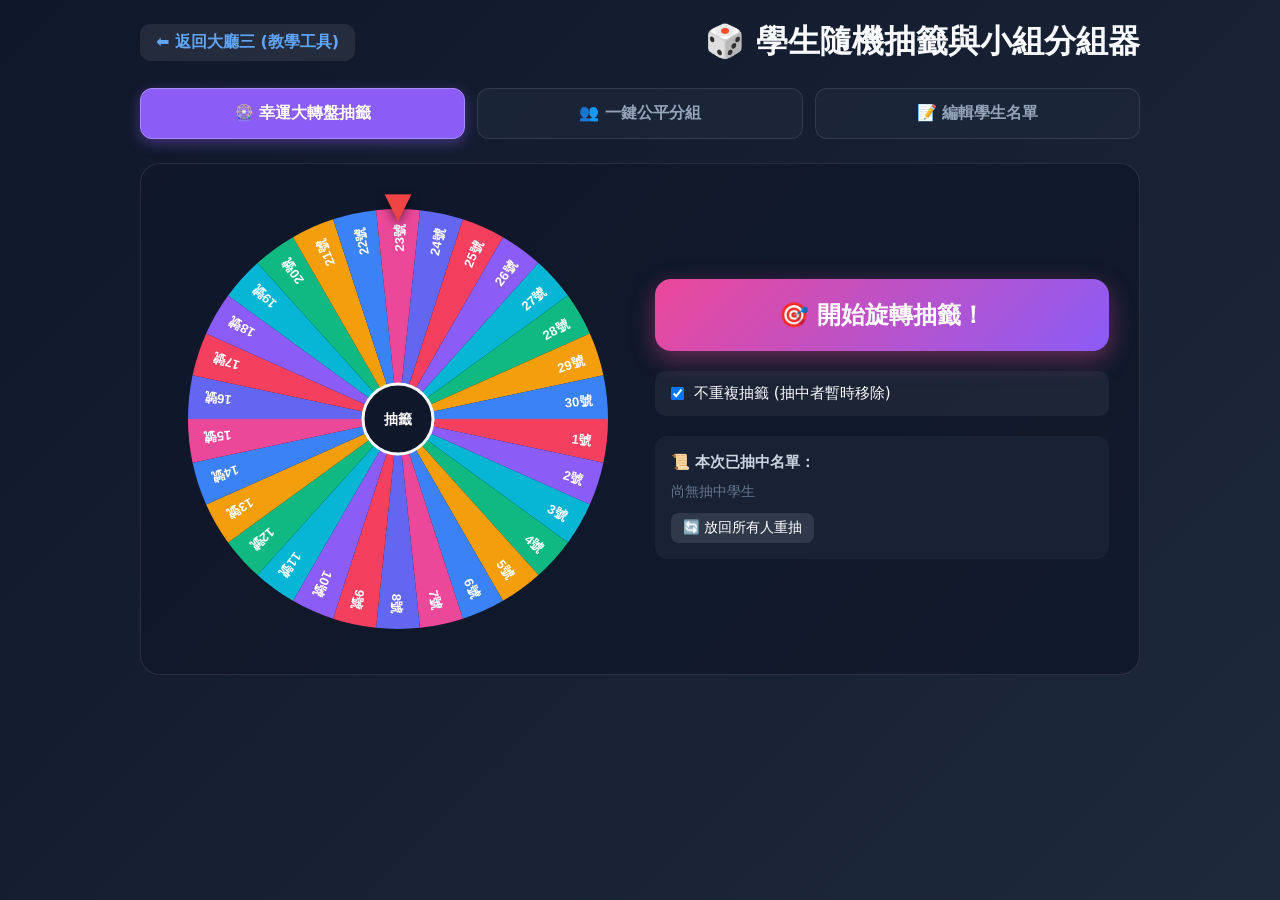
<file: picker/index.html>
<!DOCTYPE html>
<html lang="zh-TW">
<head>
  <meta charset="UTF-8">
  <meta name="viewport" content="width=device-width, initial-scale=1.0">
  <title>🎲 學生隨機抽籤與小組分組器 - bio-tools (大廳三)</title>
  <link rel="stylesheet" href="style.css?v=1.0">

  <!-- 🔒 學生派發模式自動隱藏返回大廳按鈕 -->
  <script>
    if (window.location.search.includes('dispatch=true')) {
      document.documentElement.classList.add('dispatch-mode');
      document.addEventListener('DOMContentLoaded', function() {
        document.querySelectorAll('a[href*="index.html"], .btn-back').forEach(function(el) {
          el.style.display = 'none';
        });
      });
    }
  </script>
  <style>
    html.dispatch-mode a[href*="index.html"],
    html.dispatch-mode .btn-back {
      display: none !important;
    }
  </style>

</head>
<body>
  <div class="tool-container">
    <header class="tool-header">
      <a href="../index.html" class="btn-back">⬅️ 返回大廳三 (教學工具)</a>
      <h1>🎲 學生隨機抽籤與小組分組器</h1>
    </header>

    <main class="picker-main">
      <!-- 頁籤切換：轉盤抽籤 vs 自動分組 vs 名單設定 -->
      <div class="nav-tabs">
        <button id="tabWheel" class="tab-btn active">🎡 幸運大轉盤抽籤</button>
        <button id="tabGroup" class="tab-btn">👥 一鍵公平分組</button>
        <button id="tabRoster" class="tab-btn">📝 編輯學生名單</button>
      </div>

      <!-- 分頁 1: 大轉盤抽籤 -->
      <section id="secWheel" class="tab-section active">
        <div class="wheel-layout">
          <div class="canvas-container">
            <div class="wheel-pointer">▼</div>
            <canvas id="wheelCanvas" width="450" height="450"></canvas>
          </div>

          <div class="wheel-controls">
            <button id="btnSpin" class="btn-spin">🎯 開始旋轉抽籤！</button>
            
            <div class="picker-options">
              <label class="toggle-option">
                <input type="checkbox" id="checkRemovePicked" checked>
                <span>不重複抽籤 (抽中者暫時移除)</span>
              </label>
            </div>

            <div class="picked-history-box">
              <h3>📜 本次已抽中名單：</h3>
              <div id="pickedHistory" class="picked-tags">
                <span class="empty-hint">尚無抽中學生</span>
              </div>
              <button id="btnResetPicked" class="btn-reset-picked">🔄 放回所有人重抽</button>
            </div>
          </div>
        </div>

        <!-- 抽中彈窗 Modal -->
        <div id="winnerModal" class="modal hidden">
          <div class="modal-content">
            <div class="trophy-icon">🎉</div>
            <h2>恭喜抽中！</h2>
            <div id="winnerText" class="winner-name">學生名稱</div>
            <button id="btnCloseModal" class="btn-modal-close">確定 (繼續抽籤)</button>
          </div>
        </div>
      </section>

      <!-- 分頁 2: 公平分組 -->
      <section id="secGroup" class="tab-section">
        <div class="group-config-card">
          <h2>👥 自動隨機分組設定</h2>
          <div class="config-row">
            <label>分組模式：</label>
            <select id="groupModeSelect" class="styled-select">
              <option value="byTeams">固定分成 N 個小組</option>
              <option value="bySize">固定每組 M 人</option>
            </select>

            <label id="groupNumLabel">分組數量：</label>
            <input type="number" id="groupNumInput" value="6" min="2" max="20" class="styled-input">
            
            <button id="btnGenerateGroups" class="btn-group-action">⚡ 立即生成隨機分組</button>
          </div>
        </div>

        <div id="groupsDisplayArea" class="groups-grid">
          <p class="empty-hint">請點擊上方「立即生成隨機分組」按鈕</p>
        </div>
      </section>

      <!-- 分頁 3: 編輯名單 -->
      <section id="secRoster" class="tab-section">
        <div class="roster-card">
          <h2>📝 班級學生名單管理</h2>
          <p class="roster-desc">每一行為一位學生（姓名或座號）。輸入後自動儲存於此裝置中。</p>

          <textarea id="rosterInput" class="roster-textarea" rows="10" placeholder="例如：
1號 張小明
2號 林小華
3號 陳大同
4號 葉小妹..."></textarea>

          <div class="roster-buttons">
            <button id="btnSaveRoster" class="btn-save">💾 儲存名單</button>
            <button id="btnLoadPreset30" class="btn-preset-roster">⚡ 載入預設 1~30 號座號</button>
          </div>
        </div>
      </section>
    </main>
  </div>

  <script src="picker.js?v=1.0"></script>
</body>
</html>
</file>
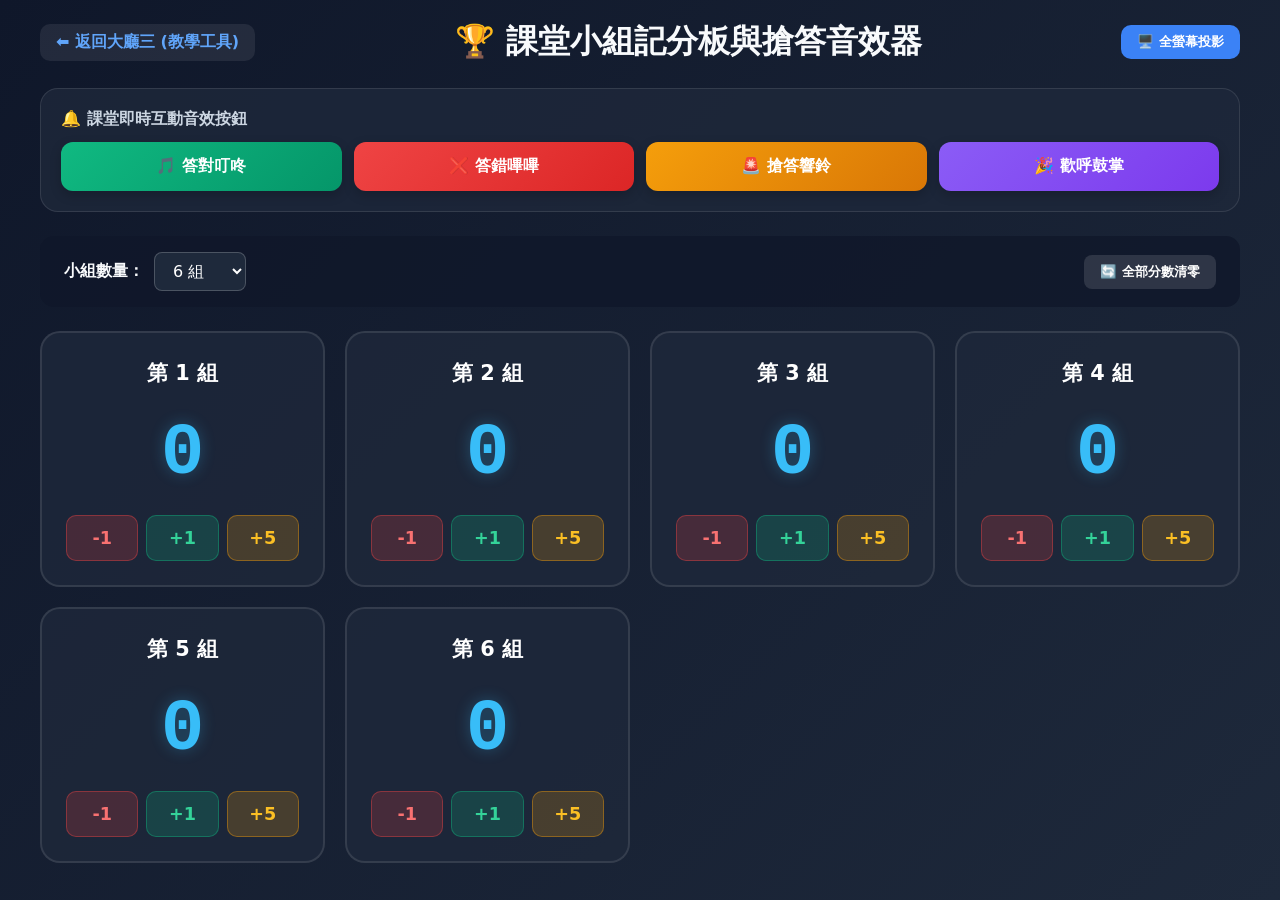
<file: scoreboard/index.html>
<!DOCTYPE html>
<html lang="zh-TW">
<head>
  <meta charset="UTF-8">
  <meta name="viewport" content="width=device-width, initial-scale=1.0">
  <title>🏆 課堂小組記分板與搶答音效器 - bio-tools (大廳三)</title>
  <link rel="stylesheet" href="style.css?v=1.0">

  <!-- 🔒 學生派發模式自動隱藏返回大廳按鈕 -->
  <script>
    if (window.location.search.includes('dispatch=true')) {
      document.documentElement.classList.add('dispatch-mode');
      document.addEventListener('DOMContentLoaded', function() {
        document.querySelectorAll('a[href*="index.html"], .btn-back').forEach(function(el) {
          el.style.display = 'none';
        });
      });
    }
  </script>
  <style>
    html.dispatch-mode a[href*="index.html"],
    html.dispatch-mode .btn-back {
      display: none !important;
    }
  </style>

</head>
<body>
  <div class="tool-container">
    <header class="tool-header">
      <a href="../index.html" class="btn-back">⬅️ 返回大廳三 (教學工具)</a>
      <h1>🏆 課堂小組記分板與搶答音效器</h1>
      <button id="btnFullscreen" class="btn-fullscreen">🖥️ 全螢幕投影</button>
    </header>

    <main class="scoreboard-main">
      <!-- 頂部音效與控制卡片 -->
      <section class="sound-deck">
        <div class="deck-title">🔔 課堂即時互動音效按鈕</div>
        <div class="sound-buttons">
          <button class="btn-sfx sfx-correct" id="sfxCorrect">🎵 答對叮咚</button>
          <button class="btn-sfx sfx-wrong" id="sfxWrong">❌ 答錯嗶嗶</button>
          <button class="btn-sfx sfx-buzzer" id="sfxBuzzer">🚨 搶答響鈴</button>
          <button class="btn-sfx sfx-cheer" id="sfxCheer">🎉 歡呼鼓掌</button>
        </div>
      </section>

      <!-- 小組數量與設定 -->
      <section class="control-bar">
        <div class="control-group">
          <label for="selectTeamCount">小組數量：</label>
          <select id="selectTeamCount" class="styled-select">
            <option value="2">2 組</option>
            <option value="3">3 組</option>
            <option value="4">4 組</option>
            <option value="5">5 組</option>
            <option value="6" selected>6 組</option>
            <option value="8">8 組</option>
            <option value="10">10 組</option>
            <option value="12">12 組</option>
          </select>
        </div>

        <div class="control-buttons">
          <button id="btnResetAllScores" class="btn-reset">🔄 全部分數清零</button>
        </div>
      </section>

      <!-- 小組記分板 Grid -->
      <section id="teamsGrid" class="teams-grid">
        <!-- 由 JS 動態繪製小組卡片 -->
      </section>
    </main>
  </div>

  <script src="scoreboard.js?v=1.0"></script>
</body>
</html>
</file>
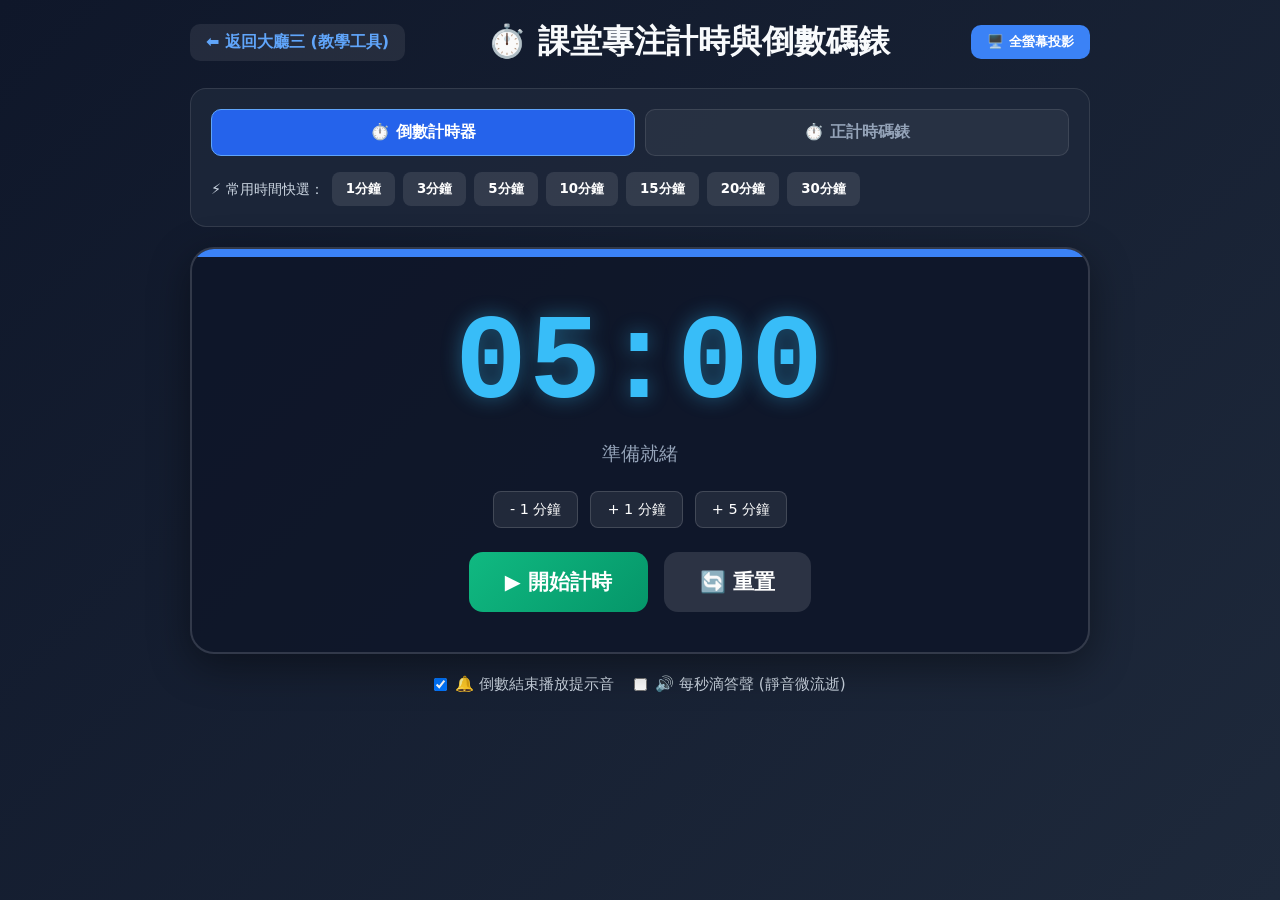
<file: timer/index.html>
<!DOCTYPE html>
<html lang="zh-TW">
<head>
  <meta charset="UTF-8">
  <meta name="viewport" content="width=device-width, initial-scale=1.0">
  <title>⏱️ 課堂專注計時與倒數碼錶 - bio-tools (大廳三)</title>
  <link rel="stylesheet" href="style.css?v=1.0">

  <!-- 🔒 學生派發模式自動隱藏返回大廳按鈕 -->
  <script>
    if (window.location.search.includes('dispatch=true')) {
      document.documentElement.classList.add('dispatch-mode');
      document.addEventListener('DOMContentLoaded', function() {
        document.querySelectorAll('a[href*="index.html"], .btn-back').forEach(function(el) {
          el.style.display = 'none';
        });
      });
    }
  </script>
  <style>
    html.dispatch-mode a[href*="index.html"],
    html.dispatch-mode .btn-back {
      display: none !important;
    }
  </style>

</head>
<body>
  <div class="tool-container">
    <header class="tool-header">
      <a href="../index.html" class="btn-back">⬅️ 返回大廳三 (教學工具)</a>
      <h1>⏱️ 課堂專注計時與倒數碼錶</h1>
      <button id="btnFullscreen" class="btn-fullscreen">🖥️ 全螢幕投影</button>
    </header>

    <main class="timer-main">
      <!-- 模式切換與快選面板 -->
      <div class="timer-controls-panel">
        <div class="mode-tabs">
          <button id="tabCountdown" class="tab-btn active">⏱️ 倒數計時器</button>
          <button id="tabStopwatch" class="tab-btn">⏱️ 正計時碼錶</button>
        </div>

        <div id="quickPresets" class="quick-presets">
          <span class="preset-label">⚡ 常用時間快選：</span>
          <button class="btn-preset" data-mins="1">1分鐘</button>
          <button class="btn-preset" data-mins="3">3分鐘</button>
          <button class="btn-preset" data-mins="5">5分鐘</button>
          <button class="btn-preset" data-mins="10">10分鐘</button>
          <button class="btn-preset" data-mins="15">15分鐘</button>
          <button class="btn-preset" data-mins="20">20分鐘</button>
          <button class="btn-preset" data-mins="30">30分鐘</button>
        </div>
      </div>

      <!-- 核心計時顯示區 -->
      <div class="timer-display-card" id="displayCard">
        <div class="timer-progress-bar" id="progressBar"></div>
        <div class="timer-digits" id="timerDigits">05:00</div>
        <div class="timer-status" id="timerStatus">準備就緒</div>

        <div class="time-adjust-buttons" id="adjustButtons">
          <button id="btnSub1Min" class="btn-adj">- 1 分鐘</button>
          <button id="btnAdd1Min" class="btn-adj">+ 1 分鐘</button>
          <button id="btnAdd5Min" class="btn-adj">+ 5 分鐘</button>
        </div>

        <div class="action-buttons">
          <button id="btnStartPause" class="btn-action btn-start">▶️ 開始計時</button>
          <button id="btnReset" class="btn-action btn-reset">🔄 重置</button>
        </div>
      </div>

      <!-- 音效與特教備註 settings -->
      <div class="timer-settings">
        <label class="toggle-setting">
          <input type="checkbox" id="checkSound" checked>
          <span>🔔 倒數結束播放提示音</span>
        </label>
        <label class="toggle-setting">
          <input type="checkbox" id="checkTickSound">
          <span>🔊 每秒滴答聲 (靜音微流逝)</span>
        </label>
      </div>
    </main>
  </div>

  <script src="timer.js?v=1.0"></script>
</body>
</html>
</file>
<file: picker/style.css>
/* bio-tools Picker Style */
* {
  box-sizing: border-box;
  margin: 0;
  padding: 0;
  font-family: system-ui, -apple-system, BlinkMacSystemFont, 'Segoe UI', Roboto, sans-serif;
}

body {
  background: linear-gradient(135deg, #0f172a 0%, #1e293b 100%);
  color: #f8fafc;
  min-height: 100vh;
  padding: 20px;
}

.tool-container {
  max-width: 1000px;
  margin: 0 auto;
}

.tool-header {
  display: flex;
  justify-content: space-between;
  align-items: center;
  margin-bottom: 24px;
}

.btn-back {
  color: #60a5fa;
  text-decoration: none;
  font-weight: 600;
  background: rgba(255, 255, 255, 0.08);
  padding: 8px 16px;
  border-radius: 10px;
}

.nav-tabs {
  display: flex;
  gap: 12px;
  margin-bottom: 24px;
}

.tab-btn {
  flex: 1;
  padding: 14px;
  background: rgba(30, 41, 59, 0.7);
  border: 1px solid rgba(255, 255, 255, 0.1);
  border-radius: 12px;
  color: #94a3b8;
  font-weight: 700;
  font-size: 1rem;
  cursor: pointer;
}

.tab-btn.active {
  background: #8b5cf6;
  color: white;
  border-color: #a78bfa;
  box-shadow: 0 4px 14px rgba(139, 92, 246, 0.4);
}

.tab-section {
  display: none;
}

.tab-section.active {
  display: block;
}

/* 轉盤佈局 */
.wheel-layout {
  display: grid;
  grid-template-columns: 1fr 1fr;
  gap: 30px;
  align-items: center;
  background: rgba(15, 23, 42, 0.8);
  padding: 30px;
  border-radius: 20px;
  border: 1px solid rgba(255, 255, 255, 0.1);
}

@media (max-width: 768px) {
  .wheel-layout {
    grid-template-columns: 1fr;
  }
}

.canvas-container {
  position: relative;
  display: flex;
  justify-content: center;
}

.wheel-pointer {
  position: absolute;
  top: -10px;
  left: 50%;
  transform: translateX(-50%);
  font-size: 2.2rem;
  color: #ef4444;
  z-index: 10;
  text-shadow: 0 4px 10px rgba(0,0,0,0.5);
}

#wheelCanvas {
  max-width: 100%;
  height: auto;
}

.wheel-controls {
  display: flex;
  flex-direction: column;
  gap: 20px;
}

.btn-spin {
  padding: 20px;
  background: linear-gradient(135deg, #ec4899, #8b5cf6);
  color: white;
  border: none;
  border-radius: 16px;
  font-size: 1.5rem;
  font-weight: 900;
  cursor: pointer;
  box-shadow: 0 8px 24px rgba(236, 72, 153, 0.4);
  transition: transform 0.15s, opacity 0.15s;
}

.btn-spin:hover {
  transform: scale(1.03);
}

.btn-spin:disabled {
  opacity: 0.5;
  cursor: not-allowed;
}

.picker-options {
  background: rgba(255, 255, 255, 0.05);
  padding: 12px 16px;
  border-radius: 10px;
}

.toggle-option {
  display: flex;
  align-items: center;
  gap: 10px;
  font-size: 0.95rem;
  cursor: pointer;
}

.picked-history-box {
  background: rgba(30, 41, 59, 0.6);
  padding: 16px;
  border-radius: 12px;
}

.picked-history-box h3 {
  font-size: 0.95rem;
  color: #cbd5e1;
  margin-bottom: 10px;
}

.picked-tags {
  display: flex;
  flex-wrap: wrap;
  gap: 8px;
  margin-bottom: 12px;
  max-height: 120px;
  overflow-y: auto;
}

.picked-tag {
  background: #3b82f6;
  color: white;
  padding: 4px 10px;
  border-radius: 12px;
  font-size: 0.85rem;
  font-weight: 600;
}

.empty-hint {
  color: #64748b;
  font-size: 0.85rem;
}

.btn-reset-picked {
  background: rgba(255, 255, 255, 0.1);
  border: none;
  color: white;
  padding: 6px 12px;
  border-radius: 8px;
  cursor: pointer;
  font-size: 0.85rem;
}

/* Modal Winner Popup */
.modal {
  position: fixed;
  top: 0; left: 0; right: 0; bottom: 0;
  background: rgba(0,0,0,0.75);
  backdrop-filter: blur(8px);
  display: flex;
  justify-content: center;
  align-items: center;
  z-index: 100;
}

.modal.hidden { display: none; }

.modal-content {
  background: #1e293b;
  border: 2px solid #8b5cf6;
  border-radius: 24px;
  padding: 40px;
  text-align: center;
  max-width: 400px;
  width: 90%;
  box-shadow: 0 20px 50px rgba(139, 92, 246, 0.5);
  animation: popIn 0.3s cubic-bezier(0.175, 0.885, 0.32, 1.275);
}

@keyframes popIn {
  from { transform: scale(0.6); opacity: 0; }
  to { transform: scale(1); opacity: 1; }
}

.trophy-icon { font-size: 4rem; margin-bottom: 10px; }

.winner-name {
  font-size: 2.8rem;
  font-weight: 900;
  color: #f59e0b;
  margin: 16px 0 24px;
}

.btn-modal-close {
  padding: 12px 30px;
  background: #8b5cf6;
  color: white;
  border: none;
  border-radius: 12px;
  font-weight: 700;
  font-size: 1.1rem;
  cursor: pointer;
}

/* 分組樣式 */
.group-config-card {
  background: rgba(30, 41, 59, 0.8);
  padding: 24px;
  border-radius: 16px;
  margin-bottom: 24px;
}

.config-row {
  display: flex;
  align-items: center;
  gap: 14px;
  flex-wrap: wrap;
  margin-top: 14px;
}

.styled-select, .styled-input {
  padding: 10px 14px;
  background: #0f172a;
  border: 1px solid rgba(255, 255, 255, 0.2);
  border-radius: 8px;
  color: white;
  font-size: 1rem;
}

.btn-group-action {
  padding: 12px 24px;
  background: #10b981;
  color: white;
  border: none;
  border-radius: 10px;
  font-weight: 700;
  cursor: pointer;
}

.groups-grid {
  display: grid;
  grid-template-columns: repeat(auto-fill, minmax(220px, 1fr));
  gap: 20px;
}

.group-box {
  background: rgba(15, 23, 42, 0.8);
  border: 1px solid rgba(255, 255, 255, 0.15);
  border-radius: 14px;
  padding: 16px;
}

.group-title {
  font-size: 1.1rem;
  color: #38bdf8;
  border-bottom: 1px solid rgba(255, 255, 255, 0.1);
  padding-bottom: 8px;
  margin-bottom: 10px;
}

.group-members {
  list-style: none;
  display: flex;
  flex-direction: column;
  gap: 6px;
}

.group-members li {
  background: rgba(255, 255, 255, 0.05);
  padding: 6px 10px;
  border-radius: 6px;
  font-size: 0.9rem;
}

/* 名單編輯 */
.roster-card {
  background: rgba(30, 41, 59, 0.8);
  padding: 24px;
  border-radius: 16px;
}

.roster-desc { color: #94a3b8; font-size: 0.9rem; margin: 6px 0 16px; }

.roster-textarea {
  width: 100%;
  background: #0f172a;
  border: 1px solid rgba(255, 255, 255, 0.2);
  border-radius: 12px;
  color: white;
  padding: 16px;
  font-size: 1rem;
  line-height: 1.5;
  margin-bottom: 16px;
}

.roster-buttons {
  display: flex;
  gap: 12px;
}

.btn-save {
  padding: 12px 24px;
  background: #3b82f6;
  color: white;
  border: none;
  border-radius: 10px;
  font-weight: 700;
  cursor: pointer;
}

.btn-preset-roster {
  padding: 12px 24px;
  background: #475569;
  color: white;
  border: none;
  border-radius: 10px;
  font-weight: 600;
  cursor: pointer;
}
</file>
<file: scoreboard/style.css>
/* bio-tools Scoreboard Style */
* {
  box-sizing: border-box;
  margin: 0;
  padding: 0;
  font-family: system-ui, -apple-system, BlinkMacSystemFont, 'Segoe UI', Roboto, sans-serif;
}

body {
  background: linear-gradient(135deg, #0f172a 0%, #1e293b 100%);
  color: #f8fafc;
  min-height: 100vh;
  padding: 20px;
}

.tool-container {
  max-width: 1200px;
  margin: 0 auto;
}

.tool-header {
  display: flex;
  justify-content: space-between;
  align-items: center;
  margin-bottom: 24px;
  flex-wrap: wrap;
  gap: 12px;
}

.btn-back {
  color: #60a5fa;
  text-decoration: none;
  font-weight: 600;
  background: rgba(255, 255, 255, 0.08);
  padding: 8px 16px;
  border-radius: 10px;
}

.btn-fullscreen {
  background: #3b82f6;
  color: white;
  border: none;
  padding: 8px 16px;
  border-radius: 10px;
  font-weight: 600;
  cursor: pointer;
}

/* 即時音效控制 */
.sound-deck {
  background: rgba(30, 41, 59, 0.8);
  border: 1px solid rgba(255, 255, 255, 0.1);
  border-radius: 18px;
  padding: 20px;
  margin-bottom: 24px;
}

.deck-title {
  font-size: 1rem;
  font-weight: 700;
  color: #cbd5e1;
  margin-bottom: 12px;
}

.sound-buttons {
  display: flex;
  gap: 12px;
  flex-wrap: wrap;
}

.btn-sfx {
  flex: 1;
  min-width: 140px;
  padding: 14px;
  border-radius: 12px;
  border: none;
  color: white;
  font-weight: 800;
  font-size: 1rem;
  cursor: pointer;
  box-shadow: 0 4px 12px rgba(0,0,0,0.2);
  transition: transform 0.1s, opacity 0.2s;
}

.btn-sfx:active {
  transform: scale(0.95);
}

.sfx-correct { background: linear-gradient(135deg, #10b981, #059669); }
.sfx-wrong { background: linear-gradient(135deg, #ef4444, #dc2626); }
.sfx-buzzer { background: linear-gradient(135deg, #f59e0b, #d97706); }
.sfx-cheer { background: linear-gradient(135deg, #8b5cf6, #7c3aed); }

/* 設定列 */
.control-bar {
  display: flex;
  justify-content: space-between;
  align-items: center;
  background: rgba(15, 23, 42, 0.8);
  padding: 16px 24px;
  border-radius: 14px;
  margin-bottom: 24px;
  flex-wrap: wrap;
  gap: 16px;
}

.control-group {
  display: flex;
  align-items: center;
  gap: 10px;
  font-weight: 600;
}

.styled-select {
  padding: 8px 14px;
  background: #1e293b;
  border: 1px solid rgba(255, 255, 255, 0.2);
  border-radius: 8px;
  color: white;
  font-size: 1rem;
}

.btn-reset {
  background: rgba(255, 255, 255, 0.12);
  color: white;
  border: none;
  padding: 8px 16px;
  border-radius: 8px;
  font-weight: 600;
  cursor: pointer;
}

/* 小組卡片 Grid */
.teams-grid {
  display: grid;
  grid-template-columns: repeat(auto-fit, minmax(280px, 1fr));
  gap: 20px;
}

.team-card {
  position: relative;
  background: rgba(30, 41, 59, 0.8);
  border: 2px solid rgba(255, 255, 255, 0.1);
  border-radius: 20px;
  padding: 24px;
  display: flex;
  flex-direction: column;
  align-items: center;
  transition: all 0.3s ease;
}

.team-card.leader {
  border-color: #f59e0b;
  box-shadow: 0 0 25px rgba(245, 158, 11, 0.4);
}

.crown-badge {
  position: absolute;
  top: -14px;
  background: #f59e0b;
  color: #0f172a;
  padding: 2px 12px;
  border-radius: 12px;
  font-size: 0.8rem;
  font-weight: 900;
}

.team-name-input {
  background: transparent;
  border: none;
  border-bottom: 2px solid transparent;
  color: #ffffff;
  font-size: 1.3rem;
  font-weight: 800;
  text-align: center;
  width: 100%;
  margin-bottom: 12px;
  outline: none;
  padding: 4px;
}

.team-name-input:focus {
  border-bottom-color: #3b82f6;
}

.score-display {
  font-size: 4.5rem;
  font-weight: 900;
  font-family: 'Courier New', Courier, monospace;
  color: #38bdf8;
  margin: 10px 0;
  text-shadow: 0 0 15px rgba(56, 189, 248, 0.3);
}

.score-buttons {
  display: flex;
  gap: 8px;
  width: 100%;
  margin-top: 10px;
}

.btn-score {
  flex: 1;
  padding: 12px 6px;
  border-radius: 10px;
  border: none;
  font-weight: 800;
  font-size: 1.1rem;
  cursor: pointer;
  transition: transform 0.1s;
}

.btn-score:active {
  transform: scale(0.92);
}

.btn-sub { background: rgba(239, 68, 68, 0.2); color: #f87171; border: 1px solid rgba(239, 68, 68, 0.4); }
.btn-add1 { background: rgba(16, 185, 129, 0.2); color: #34d399; border: 1px solid rgba(16, 185, 129, 0.4); }
.btn-add5 { background: rgba(245, 158, 11, 0.2); color: #fbbf24; border: 1px solid rgba(245, 158, 11, 0.4); }
</file>
<file: timer/style.css>
/* bio-tools Timer Style */
* {
  box-sizing: border-box;
  margin: 0;
  padding: 0;
  font-family: system-ui, -apple-system, BlinkMacSystemFont, 'Segoe UI', Roboto, sans-serif;
}

body {
  background: linear-gradient(135deg, #0f172a 0%, #1e293b 100%);
  color: #f8fafc;
  min-height: 100vh;
  padding: 20px;
  display: flex;
  flex-direction: column;
}

.tool-container {
  max-width: 900px;
  margin: 0 auto;
  width: 100%;
}

.tool-header {
  display: flex;
  justify-content: space-between;
  align-items: center;
  margin-bottom: 24px;
  flex-wrap: wrap;
  gap: 12px;
}

.btn-back {
  color: #60a5fa;
  text-decoration: none;
  font-weight: 600;
  background: rgba(255, 255, 255, 0.08);
  padding: 8px 16px;
  border-radius: 10px;
}

.btn-fullscreen {
  background: #3b82f6;
  color: white;
  border: none;
  padding: 8px 16px;
  border-radius: 10px;
  font-weight: 600;
  cursor: pointer;
}

.timer-main {
  display: flex;
  flex-direction: column;
  gap: 20px;
}

.timer-controls-panel {
  background: rgba(30, 41, 59, 0.8);
  padding: 20px;
  border-radius: 16px;
  border: 1px solid rgba(255, 255, 255, 0.1);
  display: flex;
  flex-direction: column;
  gap: 16px;
}

.mode-tabs {
  display: flex;
  gap: 10px;
}

.tab-btn {
  flex: 1;
  padding: 12px;
  background: rgba(255, 255, 255, 0.05);
  border: 1px solid rgba(255, 255, 255, 0.1);
  border-radius: 10px;
  color: #94a3b8;
  font-weight: 700;
  font-size: 1rem;
  cursor: pointer;
}

.tab-btn.active {
  background: #2563eb;
  color: white;
  border-color: #60a5fa;
}

.quick-presets {
  display: flex;
  align-items: center;
  gap: 8px;
  flex-wrap: wrap;
}

.preset-label {
  font-size: 0.9rem;
  color: #cbd5e1;
}

.btn-preset {
  background: rgba(255, 255, 255, 0.1);
  border: none;
  color: white;
  padding: 8px 14px;
  border-radius: 8px;
  cursor: pointer;
  font-weight: 600;
  transition: background 0.2s;
}

.btn-preset:hover {
  background: #3b82f6;
}

/* 巨型計時器卡片 */
.timer-display-card {
  position: relative;
  background: rgba(15, 23, 42, 0.9);
  border: 2px solid rgba(255, 255, 255, 0.15);
  border-radius: 24px;
  padding: 40px 20px;
  text-align: center;
  overflow: hidden;
  box-shadow: 0 12px 40px rgba(0, 0, 0, 0.4);
}

.timer-progress-bar {
  position: absolute;
  top: 0;
  left: 0;
  height: 8px;
  width: 100%;
  background: #3b82f6;
  transition: width 0.3s linear;
}

.timer-digits {
  font-size: 7.5rem;
  font-weight: 900;
  font-family: 'Courier New', Courier, monospace;
  color: #38bdf8;
  letter-spacing: 2px;
  text-shadow: 0 0 20px rgba(56, 189, 248, 0.4);
  line-height: 1.1;
  margin: 10px 0;
}

.timer-digits.time-warning {
  color: #ef4444;
  text-shadow: 0 0 24px rgba(239, 68, 68, 0.6);
  animation: pulse 1s infinite alternate;
}

@keyframes pulse {
  from { transform: scale(1); }
  to { transform: scale(1.03); }
}

.timer-status {
  font-size: 1.2rem;
  color: #94a3b8;
  margin-bottom: 24px;
}

.time-adjust-buttons {
  display: flex;
  justify-content: center;
  gap: 12px;
  margin-bottom: 24px;
  flex-wrap: wrap;
}

.btn-adj {
  background: rgba(255, 255, 255, 0.08);
  border: 1px solid rgba(255, 255, 255, 0.15);
  color: white;
  padding: 8px 16px;
  border-radius: 8px;
  font-size: 0.9rem;
  cursor: pointer;
}

.btn-adj:hover {
  background: rgba(255, 255, 255, 0.18);
}

.action-buttons {
  display: flex;
  justify-content: center;
  gap: 16px;
  flex-wrap: wrap;
}

.btn-action {
  padding: 16px 36px;
  border-radius: 14px;
  border: none;
  font-size: 1.3rem;
  font-weight: 800;
  cursor: pointer;
  transition: transform 0.15s;
}

.btn-action:hover {
  transform: scale(1.04);
}

.btn-start {
  background: linear-gradient(135deg, #10b981, #059669);
  color: white;
}

.btn-pause {
  background: linear-gradient(135deg, #f59e0b, #d97706);
  color: white;
}

.btn-reset {
  background: rgba(255, 255, 255, 0.12);
  color: white;
}

.timer-settings {
  display: flex;
  gap: 20px;
  justify-content: center;
  color: #cbd5e1;
  font-size: 0.95rem;
  flex-wrap: wrap;
}

.toggle-setting {
  display: flex;
  align-items: center;
  gap: 8px;
  cursor: pointer;
}
</file>
